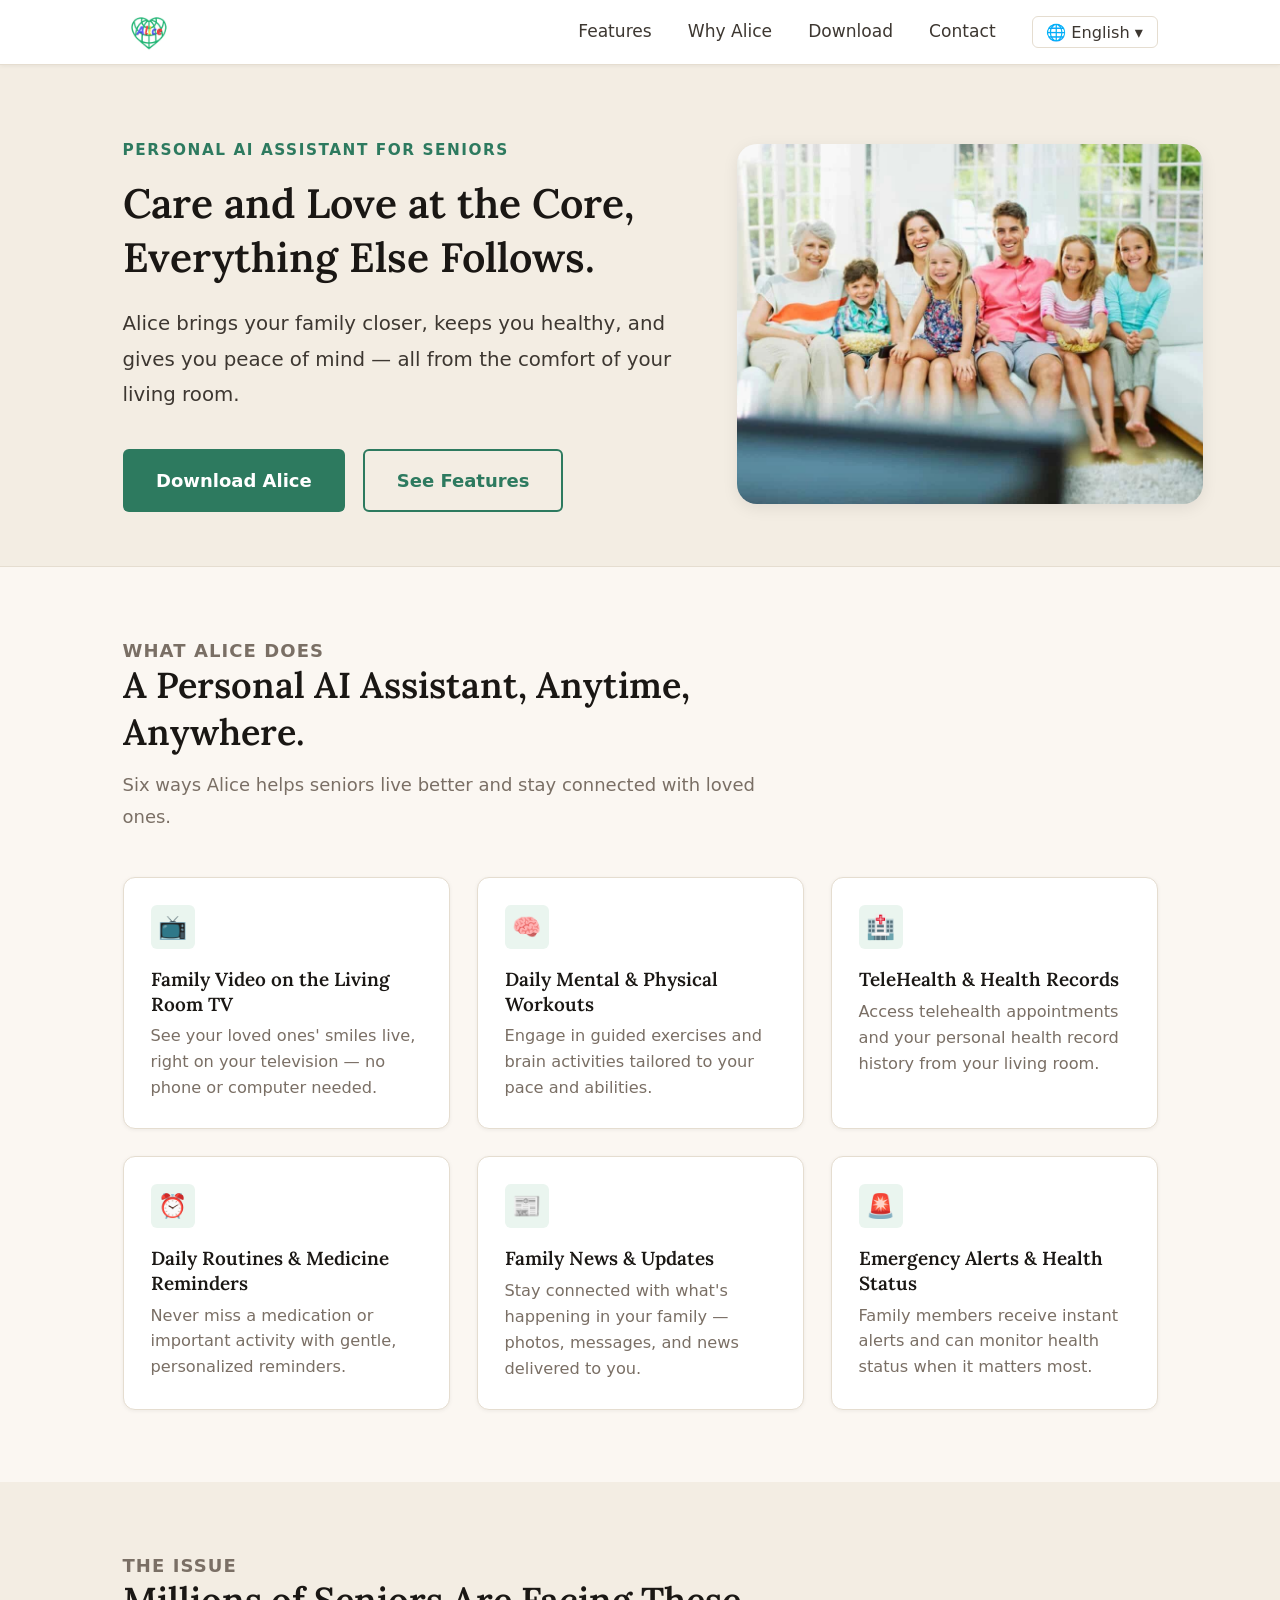
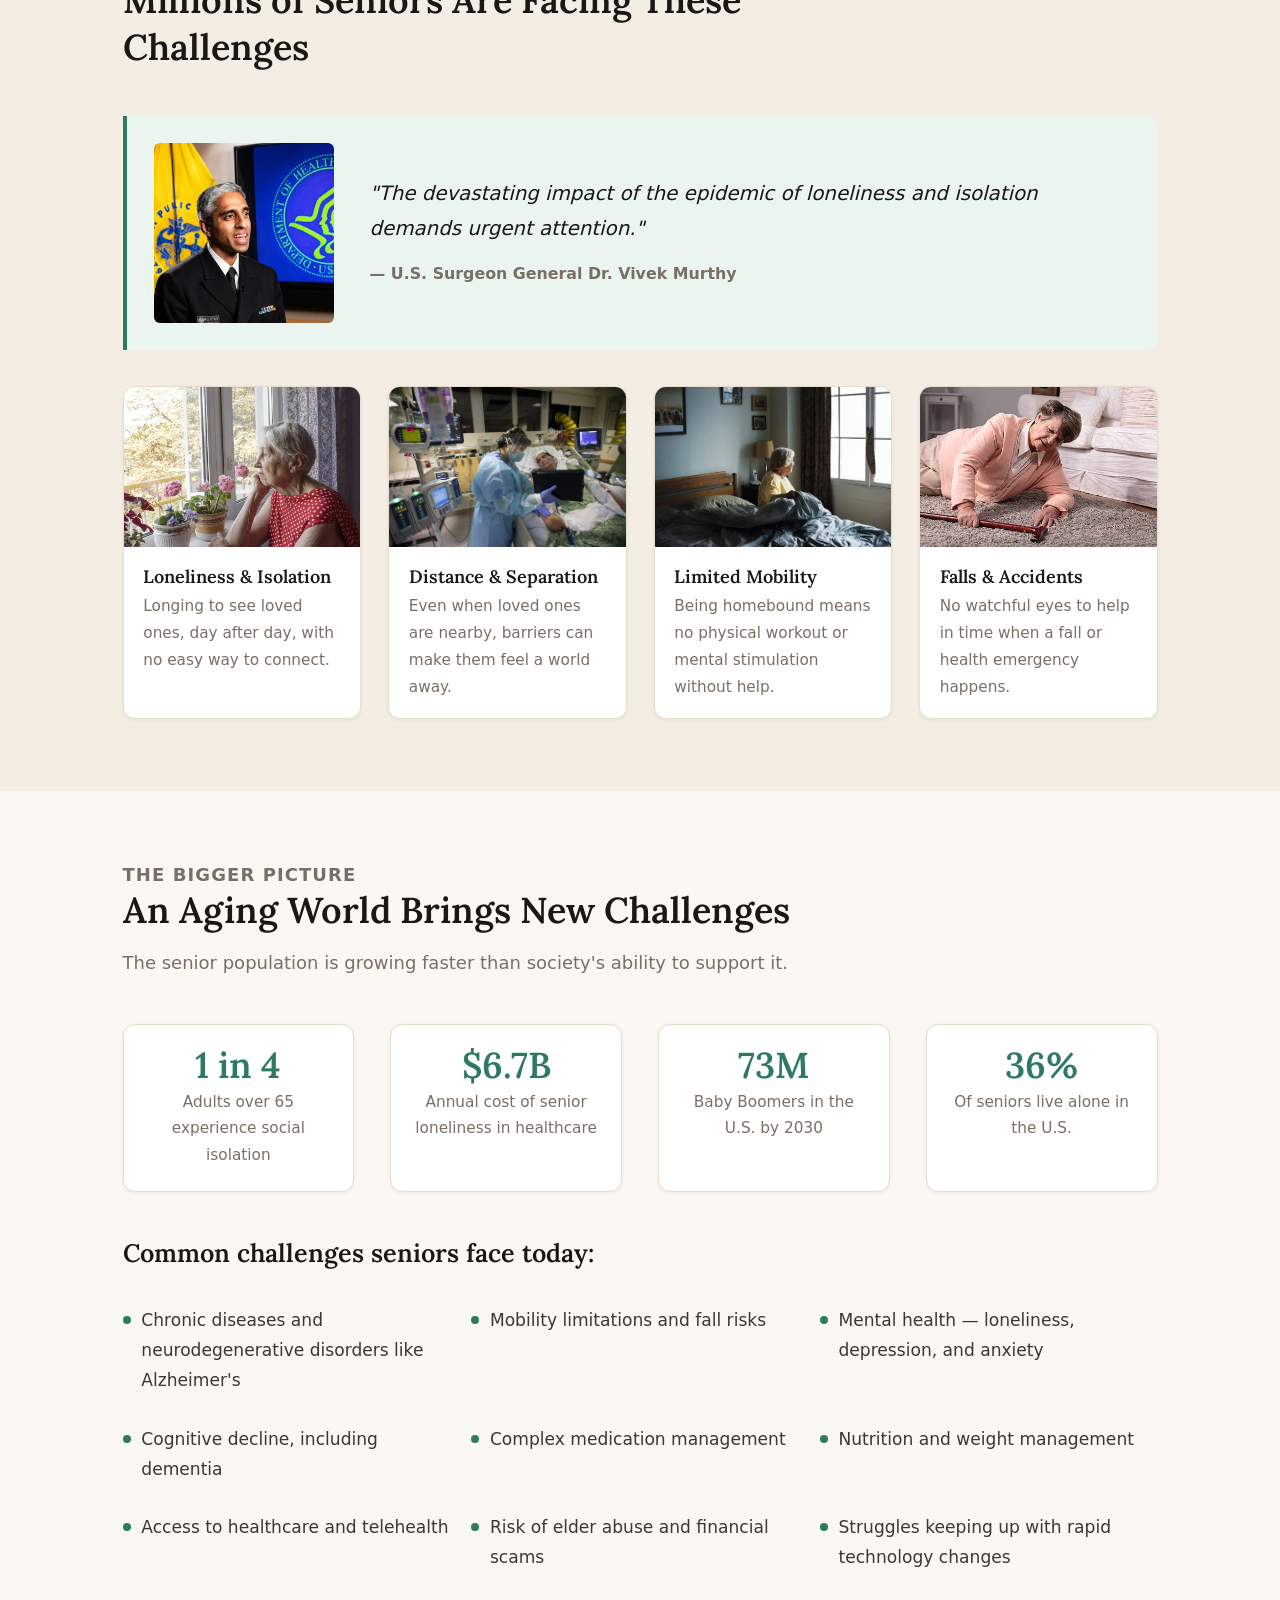
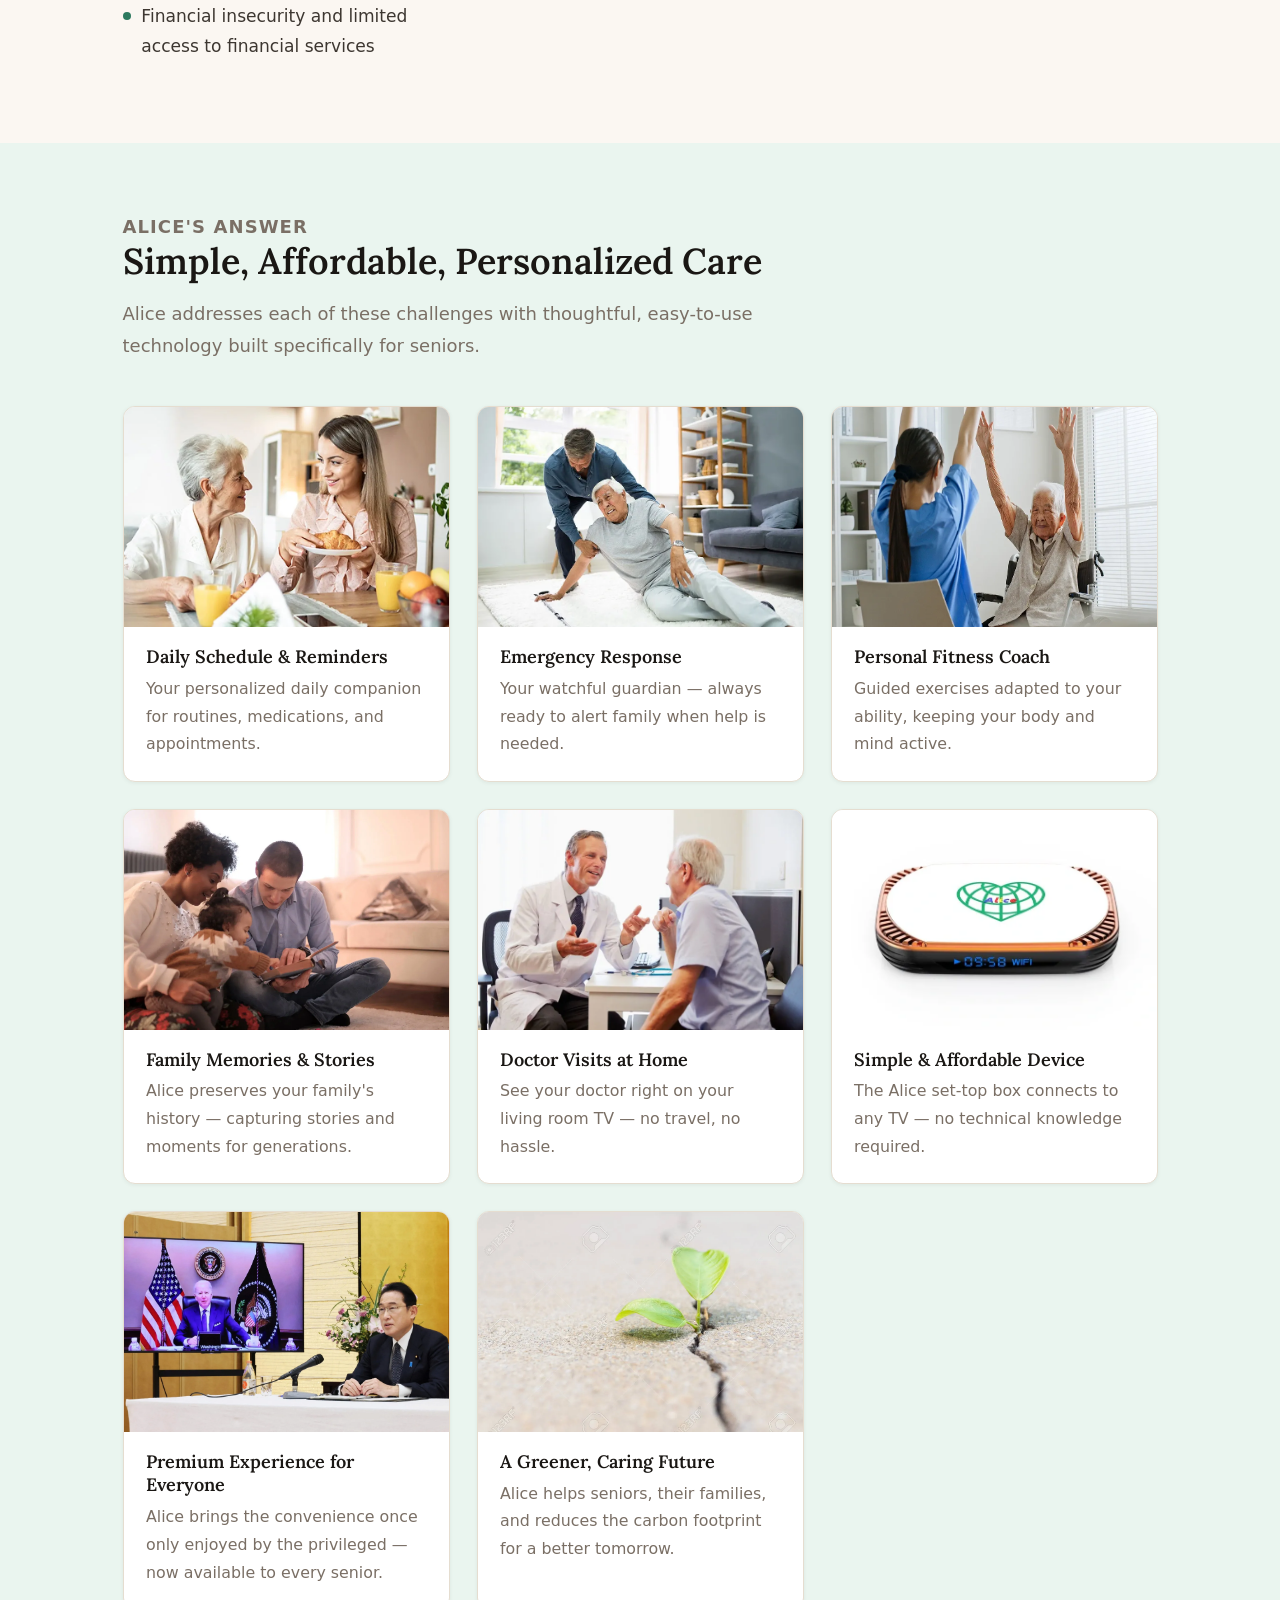
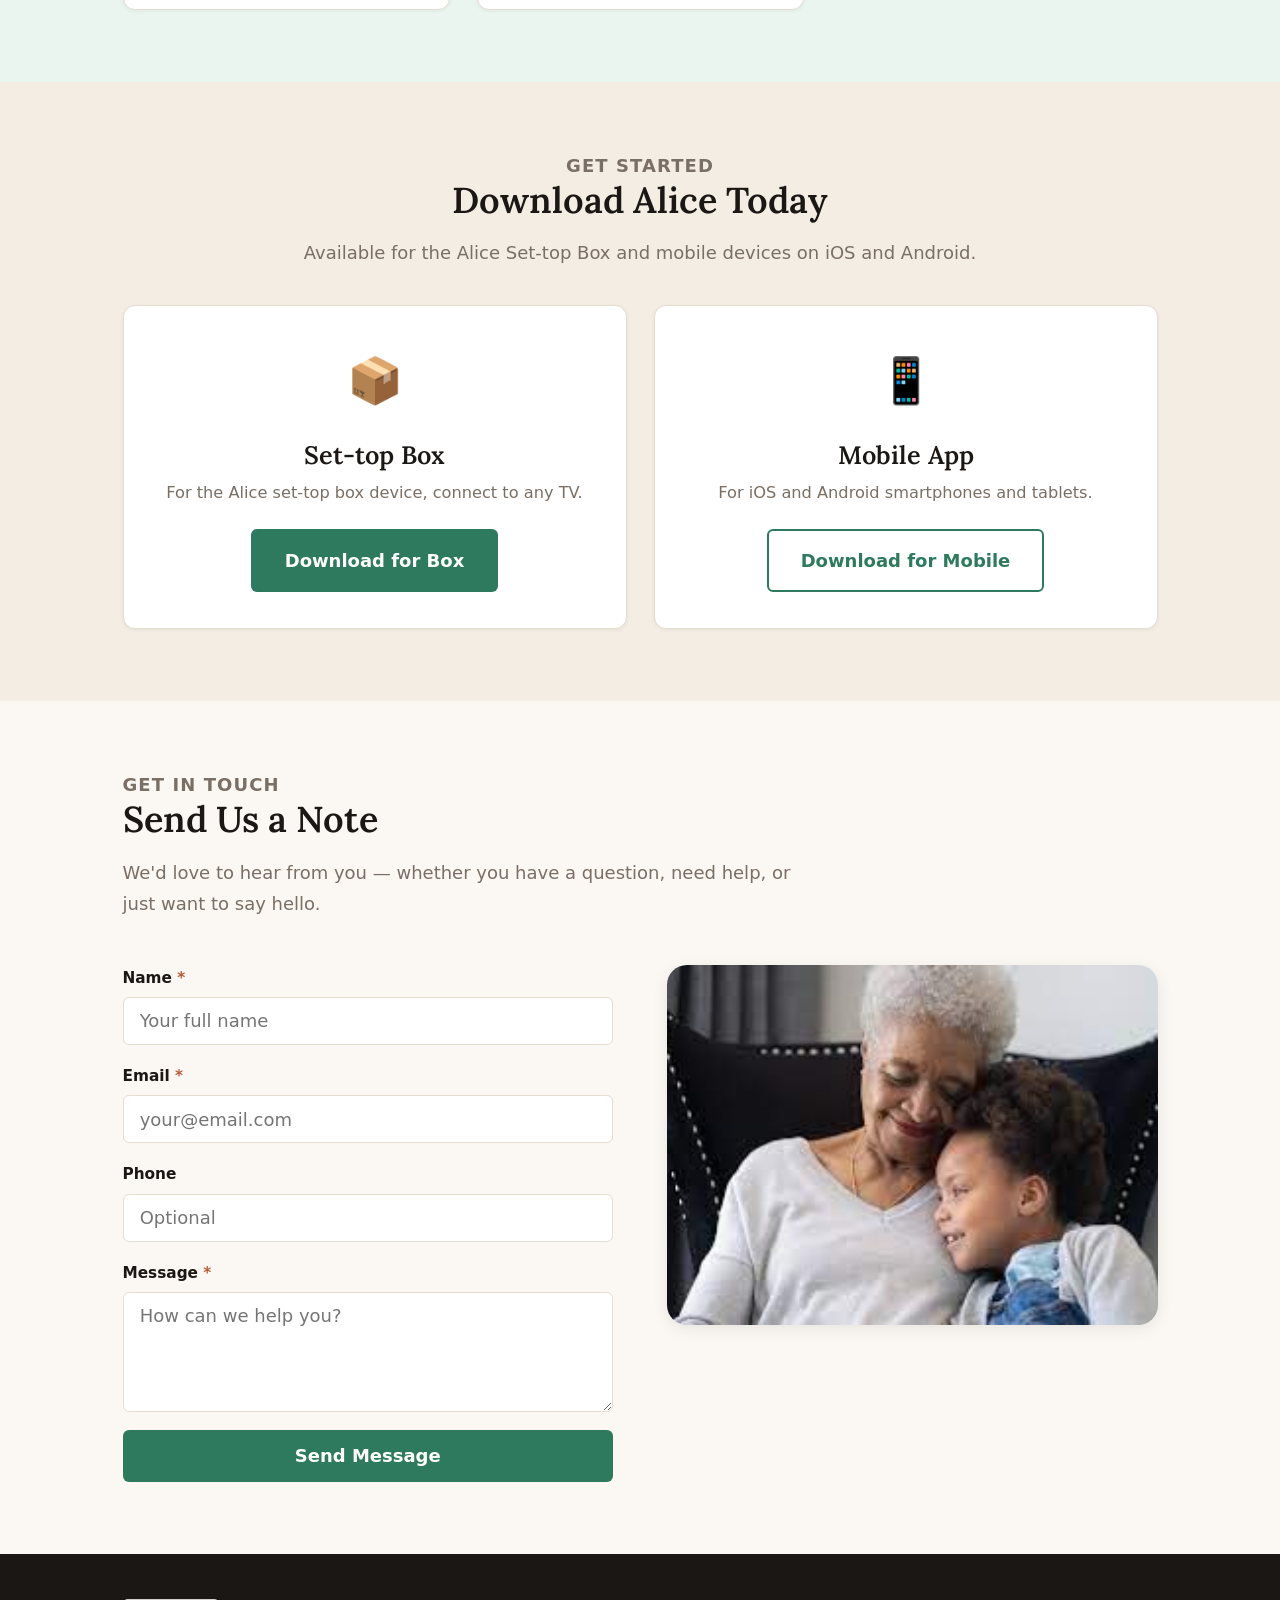
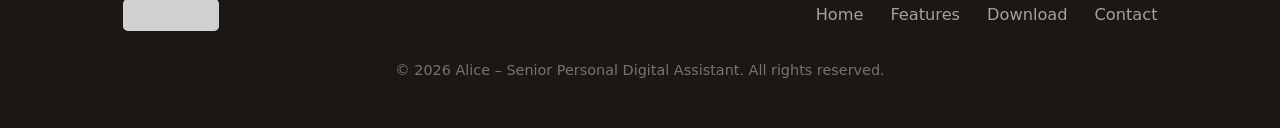
<file: index.html>
<!DOCTYPE html>
<html lang="en">
<head>
  <meta charset="UTF-8">
  <meta http-equiv="refresh" content="0; url=en/index.html">
  <title>Alice – Redirecting...</title>
  <script>window.location.href = 'en/index.html';</script>
</head>
<body>
  <p>Redirecting... <a href="en/index.html">Click here if not redirected.</a></p>
</body>
</html>
</file>
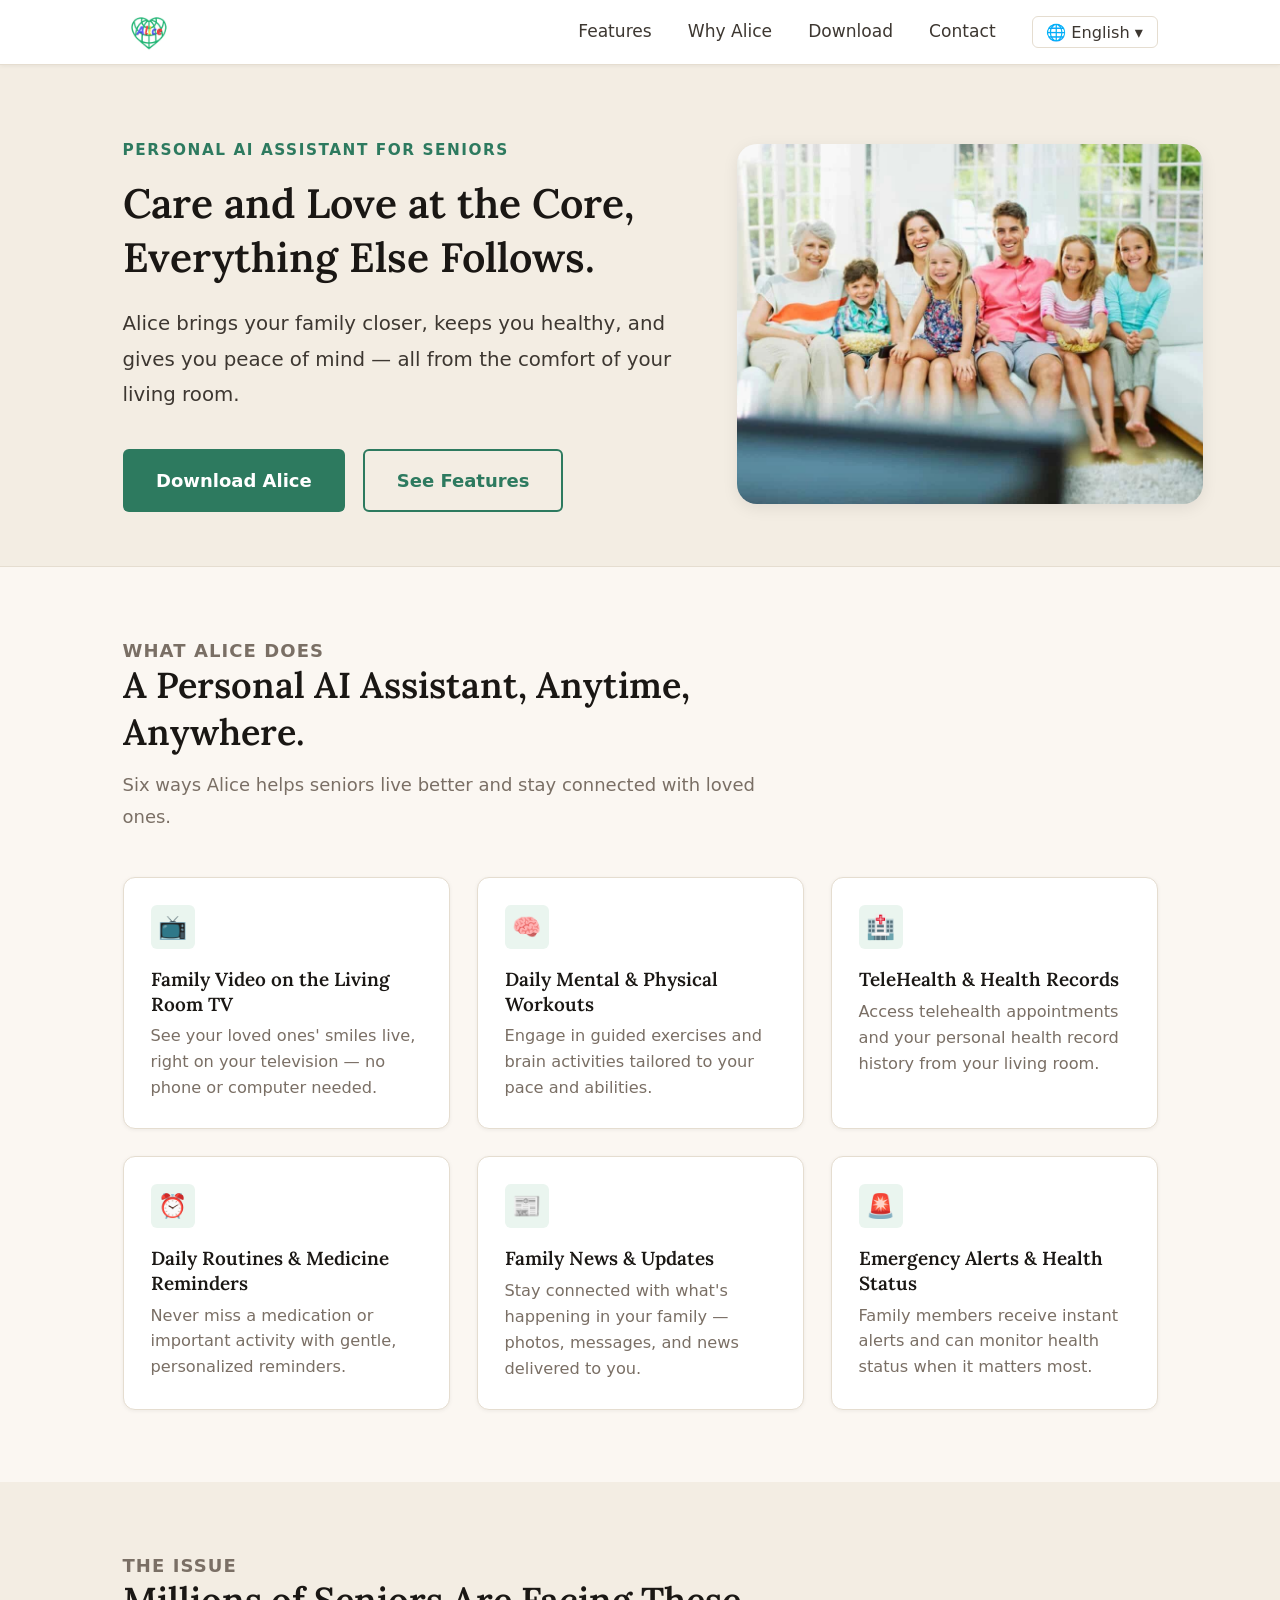
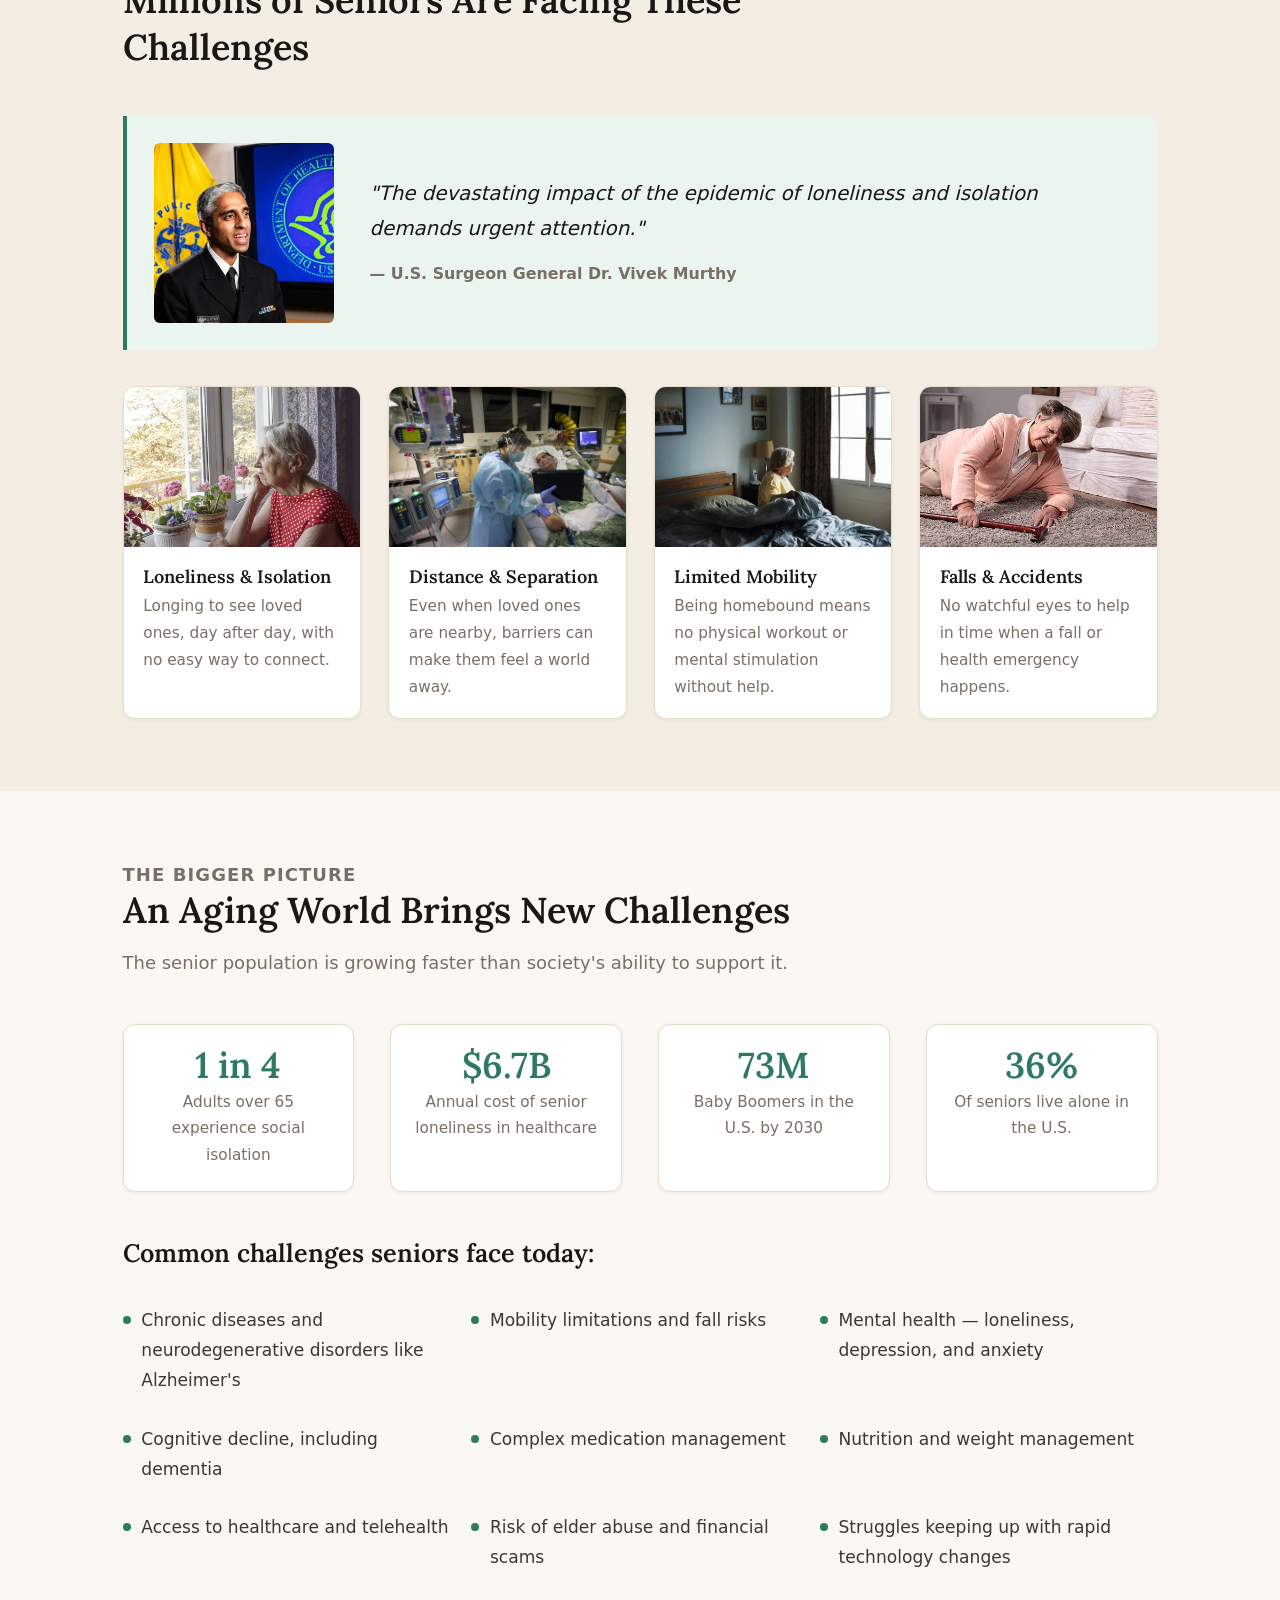
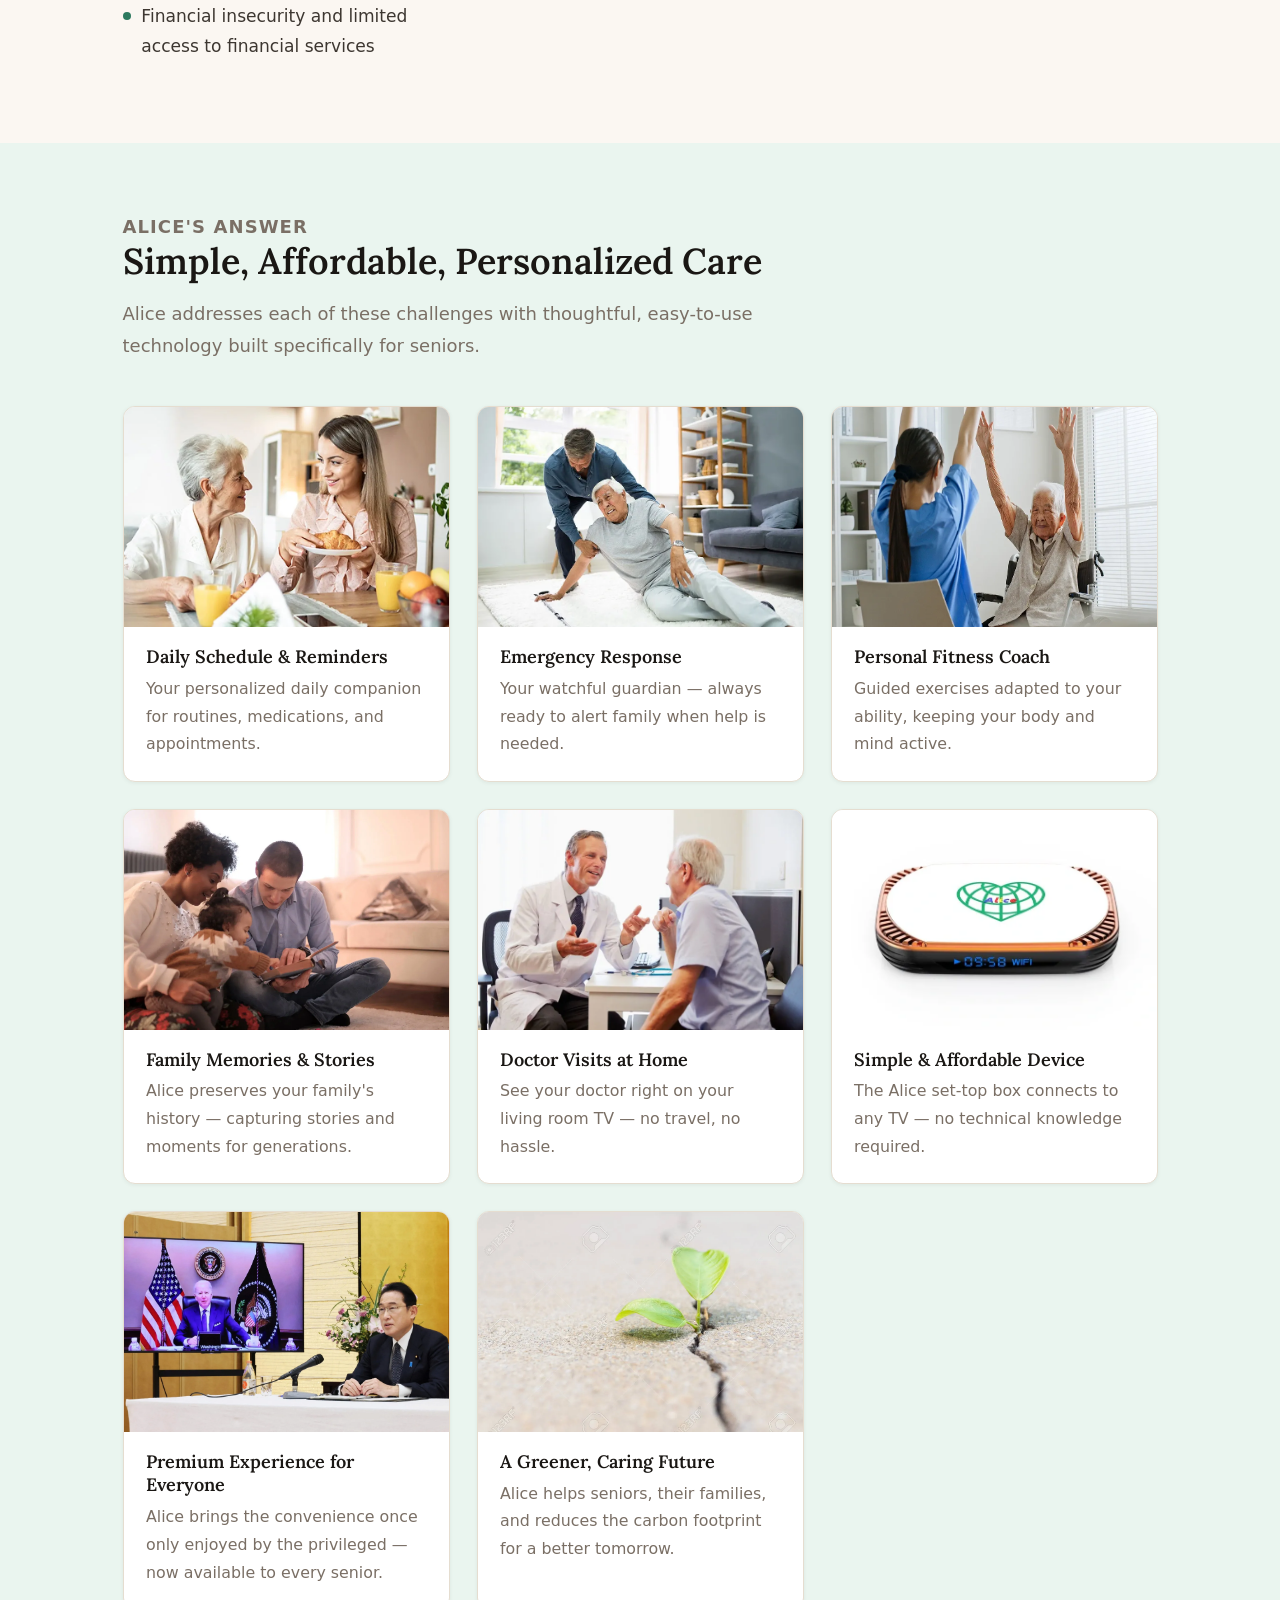
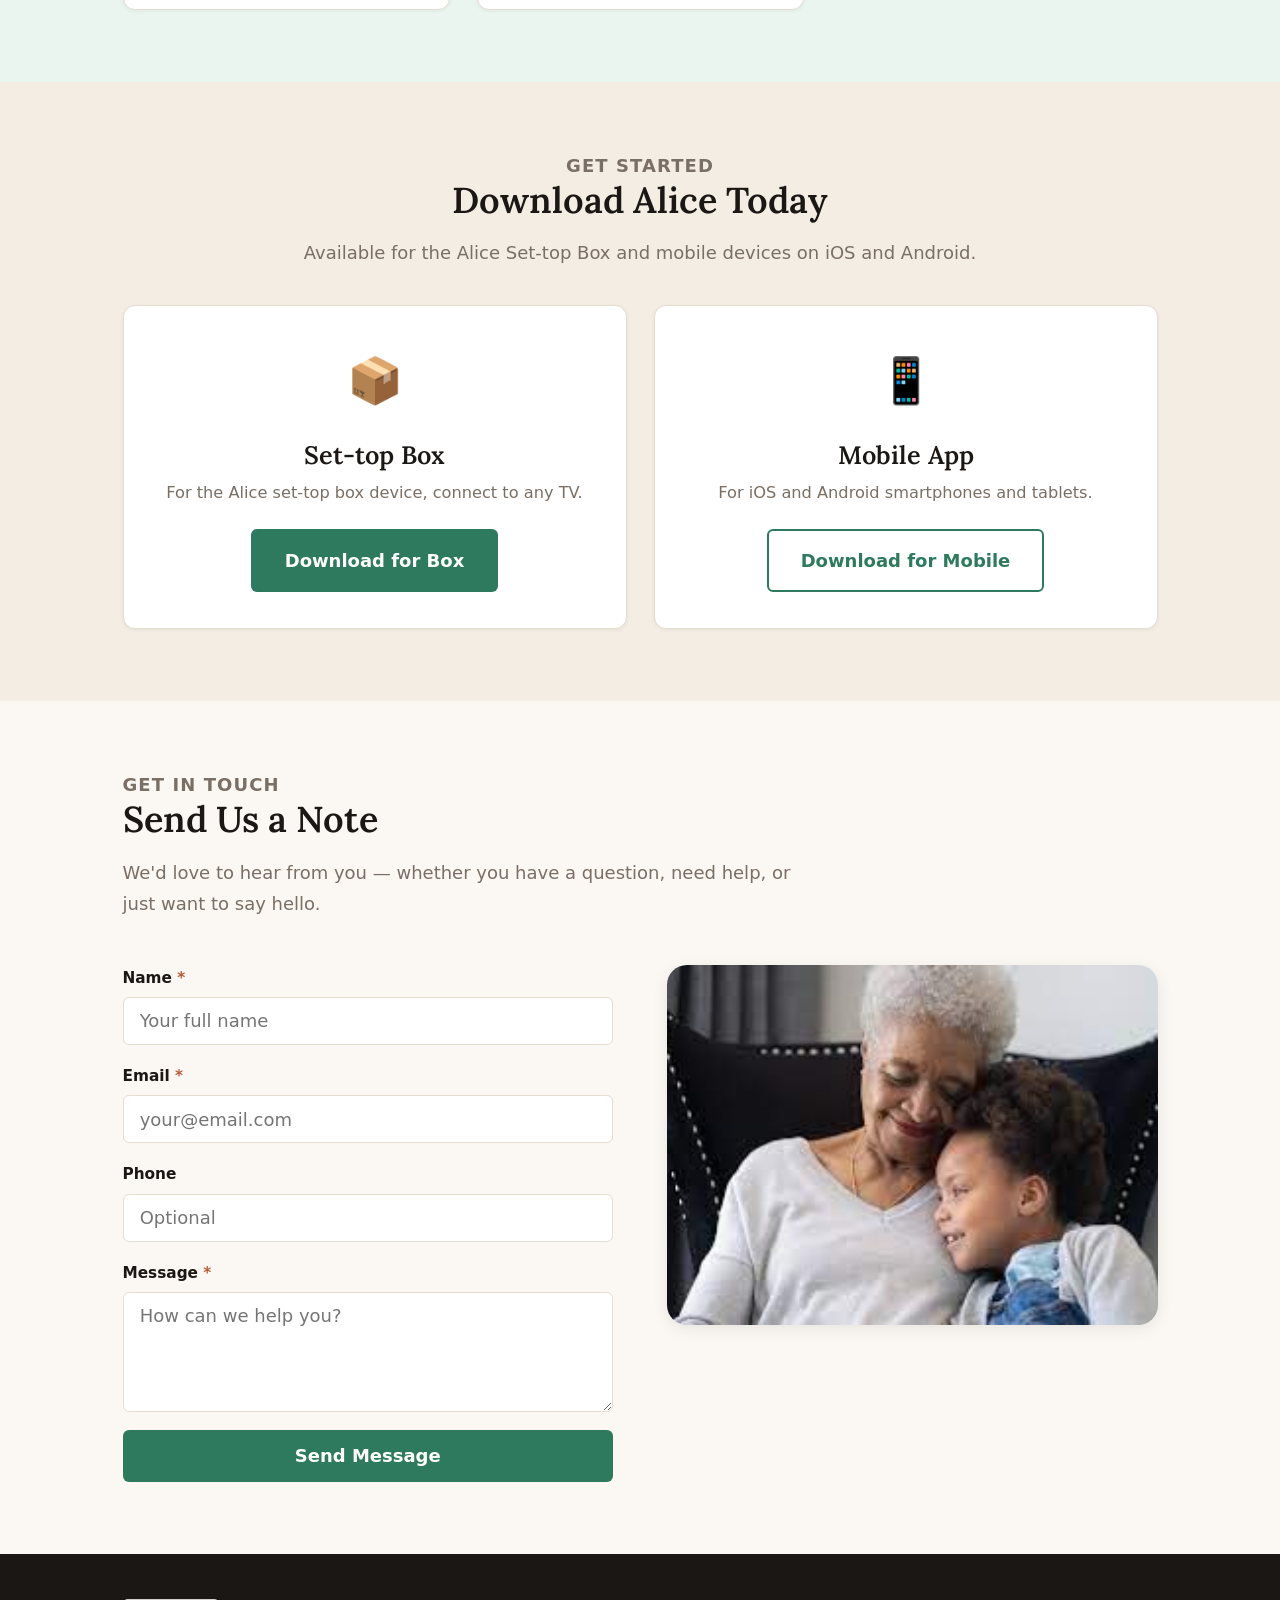
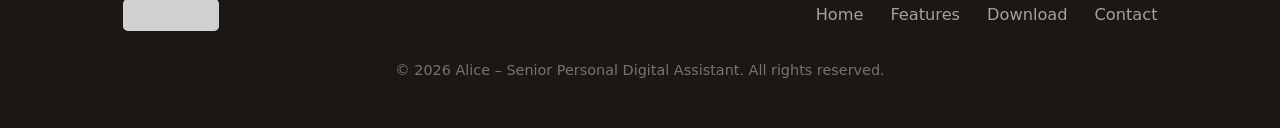
<file: en/index.html>
<!DOCTYPE html>
<html lang="en">
<head>
  <meta charset="UTF-8">
  <meta name="viewport" content="width=device-width, initial-scale=1.0">
  <meta name="description" content="Alice is a personal AI assistant for seniors — connecting family, managing health, and bringing care to every living room.">
  <title>Alice – Care and Love at the Core</title>
  <link rel="stylesheet" href="../css/style.css">
</head>
<body>

<!-- ===== NAVIGATION ===== -->
<nav class="nav">
  <div class="container nav__inner">
    <a href="index.html" class="nav__logo">
      <img src="../assets/images/alice-logo-color.webp" alt="Alice logo">
      <span class="nav__logo-text">Alice</span>
    </a>

    <button class="nav__hamburger" aria-label="Open menu">
      <span></span><span></span><span></span>
    </button>

    <div class="nav__links">
      <a href="#features">Features</a>
      <a href="#why">Why Alice</a>
      <a href="download.html">Download</a>
      <a href="#contact">Contact</a>

      <div class="lang-switcher">
        <button class="lang-switcher__btn">🌐 English ▾</button>
        <div class="lang-switcher__dropdown">
          <a href="../en/index.html" class="current">English</a>
          <a href="../zh/index.html">中文</a>
          <a href="../ja/index.html">日本語</a>
        </div>
      </div>
    </div>
  </div>
</nav>

<!-- ===== HERO ===== -->
<section class="hero" id="home">
  <div class="container hero__inner">
    <div class="hero__content">
      <p class="hero__tagline">Personal AI Assistant for Seniors</p>
      <h1 class="hero__title">Care and Love at the Core,<br>Everything Else Follows.</h1>
      <p class="hero__subtitle">
        Alice brings your family closer, keeps you healthy, and gives you peace of mind —
        all from the comfort of your living room.
      </p>
      <div class="hero__ctas">
        <a href="download.html" class="btn btn--primary">Download Alice</a>
        <a href="#features" class="btn btn--outline">See Features</a>
      </div>
    </div>
    <div class="hero__image">
      <img src="../assets/images/senior-tv.jpeg"
           alt="Family watching TV together with Alice">
    </div>
  </div>
</section>

<!-- ===== FEATURES ===== -->
<section class="section" id="features">
  <div class="container">
    <div class="section-header">
      <h4>What Alice Does</h4>
      <h2>A Personal AI Assistant, Anytime, Anywhere.</h2>
      <p>Six ways Alice helps seniors live better and stay connected with loved ones.</p>
    </div>

    <div class="features-list">
      <div class="feature-card">
        <div class="feature-card__icon">📺</div>
        <h3>Family Video on the Living Room TV</h3>
        <p>See your loved ones' smiles live, right on your television — no phone or computer needed.</p>
      </div>
      <div class="feature-card">
        <div class="feature-card__icon">🧠</div>
        <h3>Daily Mental & Physical Workouts</h3>
        <p>Engage in guided exercises and brain activities tailored to your pace and abilities.</p>
      </div>
      <div class="feature-card">
        <div class="feature-card__icon">🏥</div>
        <h3>TeleHealth & Health Records</h3>
        <p>Access telehealth appointments and your personal health record history from your living room.</p>
      </div>
      <div class="feature-card">
        <div class="feature-card__icon">⏰</div>
        <h3>Daily Routines & Medicine Reminders</h3>
        <p>Never miss a medication or important activity with gentle, personalized reminders.</p>
      </div>
      <div class="feature-card">
        <div class="feature-card__icon">📰</div>
        <h3>Family News & Updates</h3>
        <p>Stay connected with what's happening in your family — photos, messages, and news delivered to you.</p>
      </div>
      <div class="feature-card">
        <div class="feature-card__icon">🚨</div>
        <h3>Emergency Alerts & Health Status</h3>
        <p>Family members receive instant alerts and can monitor health status when it matters most.</p>
      </div>
    </div>
  </div>
</section>

<!-- ===== PROBLEM ===== -->
<section class="section section--alt" id="why">
  <div class="container">
    <div class="section-header">
      <h4>The Issue</h4>
      <h2>Millions of Seniors Are Facing These Challenges</h2>
    </div>

    <div class="surgeon-callout">
      <img src="../assets/images/surgeon-general.webp" alt="U.S. Surgeon General Dr. Vivek Murthy">
      <blockquote>
        <p>"The devastating impact of the epidemic of loneliness and isolation demands urgent attention."</p>
        <cite>— U.S. Surgeon General Dr. Vivek Murthy</cite>
      </blockquote>
    </div>

    <div class="problem-grid">
      <div class="problem-card">
        <img src="../assets/images/lonely-isolation.jpg"
             alt="Senior experiencing loneliness">
        <div class="problem-card__body">
          <h3>Loneliness &amp; Isolation</h3>
          <p>Longing to see loved ones, day after day, with no easy way to connect.</p>
        </div>
      </div>
      <div class="problem-card">
        <img src="../assets/images/pandemic-separation.jpg"
             alt="Separation during pandemic">
        <div class="problem-card__body">
          <h3>Distance &amp; Separation</h3>
          <p>Even when loved ones are nearby, barriers can make them feel a world away.</p>
        </div>
      </div>
      <div class="problem-card">
        <img src="../assets/images/sick-bedridden.jpg"
             alt="Senior with limited mobility">
        <div class="problem-card__body">
          <h3>Limited Mobility</h3>
          <p>Being homebound means no physical workout or mental stimulation without help.</p>
        </div>
      </div>
      <div class="problem-card">
        <img src="../assets/images/falls-accidents.jpg"
             alt="Risk of falls and accidents">
        <div class="problem-card__body">
          <h3>Falls &amp; Accidents</h3>
          <p>No watchful eyes to help in time when a fall or health emergency happens.</p>
        </div>
      </div>
    </div>
  </div>
</section>

<!-- ===== AGING WORLD ===== -->
<section class="section">
  <div class="container">
    <div class="section-header">
      <h4>The Bigger Picture</h4>
      <h2>An Aging World Brings New Challenges</h2>
      <p>The senior population is growing faster than society's ability to support it.</p>
    </div>

    <div class="stat-strip">
      <div class="stat-item">
        <div class="stat-item__number">1 in 4</div>
        <div class="stat-item__label">Adults over 65 experience social isolation</div>
      </div>
      <div class="stat-item">
        <div class="stat-item__number">$6.7B</div>
        <div class="stat-item__label">Annual cost of senior loneliness in healthcare</div>
      </div>
      <div class="stat-item">
        <div class="stat-item__number">73M</div>
        <div class="stat-item__label">Baby Boomers in the U.S. by 2030</div>
      </div>
      <div class="stat-item">
        <div class="stat-item__number">36%</div>
        <div class="stat-item__label">Of seniors live alone in the U.S.</div>
      </div>
    </div>

    <div style="margin-top: 2.5rem;">
      <h3 style="margin-bottom: 1rem;">Common challenges seniors face today:</h3>
      <ul class="challenges-list">
        <li>Chronic diseases and neurodegenerative disorders like Alzheimer's</li>
        <li>Mobility limitations and fall risks</li>
        <li>Mental health — loneliness, depression, and anxiety</li>
        <li>Cognitive decline, including dementia</li>
        <li>Complex medication management</li>
        <li>Nutrition and weight management</li>
        <li>Access to healthcare and telehealth</li>
        <li>Risk of elder abuse and financial scams</li>
        <li>Struggles keeping up with rapid technology changes</li>
        <li>Financial insecurity and limited access to financial services</li>
      </ul>
    </div>
  </div>
</section>

<!-- ===== SOLUTION ===== -->
<section class="section section--accent" id="solutions">
  <div class="container">
    <div class="section-header">
      <h4>Alice's Answer</h4>
      <h2>Simple, Affordable, Personalized Care</h2>
      <p>Alice addresses each of these challenges with thoughtful, easy-to-use technology built specifically for seniors.</p>
    </div>

    <div class="solution-grid">
      <div class="solution-item">
        <img src="../assets/images/caregiver-daily-routine.webp"
             alt="Daily schedule">
        <div class="solution-item__text">
          <h3>Daily Schedule &amp; Reminders</h3>
          <p>Your personalized daily companion for routines, medications, and appointments.</p>
        </div>
      </div>
      <div class="solution-item">
        <img src="../assets/images/fall-helper.webp"
             alt="Emergency response">
        <div class="solution-item__text">
          <h3>Emergency Response</h3>
          <p>Your watchful guardian — always ready to alert family when help is needed.</p>
        </div>
      </div>
      <div class="solution-item">
        <img src="../assets/images/personal-trainer.webp"
             alt="Fitness coach">
        <div class="solution-item__text">
          <h3>Personal Fitness Coach</h3>
          <p>Guided exercises adapted to your ability, keeping your body and mind active.</p>
        </div>
      </div>
      <div class="solution-item">
        <img src="../assets/images/family-story-time.webp"
             alt="Family memories">
        <div class="solution-item__text">
          <h3>Family Memories &amp; Stories</h3>
          <p>Alice preserves your family's history — capturing stories and moments for generations.</p>
        </div>
      </div>
      <div class="solution-item">
        <img src="../assets/images/doctor-visit-tv.webp"
             alt="Telehealth">
        <div class="solution-item__text">
          <h3>Doctor Visits at Home</h3>
          <p>See your doctor right on your living room TV — no travel, no hassle.</p>
        </div>
      </div>
      <div class="solution-item">
        <img src="../assets/images/alice-box.webp"
             alt="Alice device">
        <div class="solution-item__text">
          <h3>Simple &amp; Affordable Device</h3>
          <p>The Alice set-top box connects to any TV — no technical knowledge required.</p>
        </div>
      </div>
      <div class="solution-item">
        <img src="../assets/images/president-tv.webp"
             alt="President video call on TV">
        <div class="solution-item__text">
          <h3>Premium Experience for Everyone</h3>
          <p>Alice brings the convenience once only enjoyed by the privileged — now available to every senior.</p>
        </div>
      </div>
      <div class="solution-item">
        <img src="../assets/images/hope.webp"
             alt="Hope and sustainability">
        <div class="solution-item__text">
          <h3>A Greener, Caring Future</h3>
          <p>Alice helps seniors, their families, and reduces the carbon footprint for a better tomorrow.</p>
        </div>
      </div>
    </div>
  </div>
</section>

<!-- ===== DOWNLOAD (preview, full page is download.html) ===== -->
<section class="section section--alt" id="download">
  <div class="container">
    <div class="section-header text-center" style="max-width: 100%; margin-bottom: 2rem;">
      <h4>Get Started</h4>
      <h2>Download Alice Today</h2>
      <p>Available for the Alice Set-top Box and mobile devices on iOS and Android.</p>
    </div>
    <div class="download-cards">
      <div class="download-card">
        <div class="download-card__icon">📦</div>
        <h3>Set-top Box</h3>
        <p>For the Alice set-top box device, connect to any TV.</p>
        <a href="download.html#box" class="btn btn--primary">Download for Box</a>
      </div>
      <div class="download-card">
        <div class="download-card__icon">📱</div>
        <h3>Mobile App</h3>
        <p>For iOS and Android smartphones and tablets.</p>
        <a href="download.html#mobile" class="btn btn--outline">Download for Mobile</a>
      </div>
    </div>
  </div>
</section>

<!-- ===== CONTACT ===== -->
<section class="section" id="contact">
  <div class="container">
    <div class="section-header">
      <h4>Get in Touch</h4>
      <h2>Send Us a Note</h2>
      <p>We'd love to hear from you — whether you have a question, need help, or just want to say hello.</p>
    </div>
    <div class="contact-inner">
      <form class="contact-form" onsubmit="handleContact(event)">
        <div class="form-group">
          <label for="name">Name <span style="color:var(--alert)">*</span></label>
          <input type="text" id="name" name="name" required placeholder="Your full name">
        </div>
        <div class="form-group">
          <label for="email">Email <span style="color:var(--alert)">*</span></label>
          <input type="email" id="email" name="email" required placeholder="your@email.com">
        </div>
        <div class="form-group">
          <label for="phone">Phone</label>
          <input type="tel" id="phone" name="phone" placeholder="Optional">
        </div>
        <div class="form-group">
          <label for="message">Message <span style="color:var(--alert)">*</span></label>
          <textarea id="message" name="message" required placeholder="How can we help you?"></textarea>
        </div>
        <button type="submit" class="btn btn--primary">Send Message</button>
        <p id="contact-success" style="display:none; color:var(--accent); font-weight:600;">
          ✓ Thank you! We'll be in touch soon.
        </p>
      </form>
      <div class="contact-image">
        <img src="../assets/images/senior-love.jpg"
             alt="Grandmother with grandchild">
      </div>
    </div>
  </div>
</section>

<!-- ===== FOOTER ===== -->
<footer class="footer">
  <div class="container footer__inner">
    <div class="footer__logo">
      <img src="../assets/images/alice-logo.svg" alt="Alice">
      <span class="footer__logo-text">Alice</span>
    </div>
    <nav class="footer__nav">
      <a href="index.html">Home</a>
      <a href="#features">Features</a>
      <a href="download.html">Download</a>
      <a href="#contact">Contact</a>
    </nav>
    <p class="footer__copy">© 2026 Alice – Senior Personal Digital Assistant. All rights reserved.</p>
  </div>
</footer>

<script src="../js/nav.js"></script>
<script>
function handleContact(e) {
  e.preventDefault();
  document.getElementById('contact-success').style.display = 'block';
  e.target.reset();
}
</script>
</body>
</html>
</file>
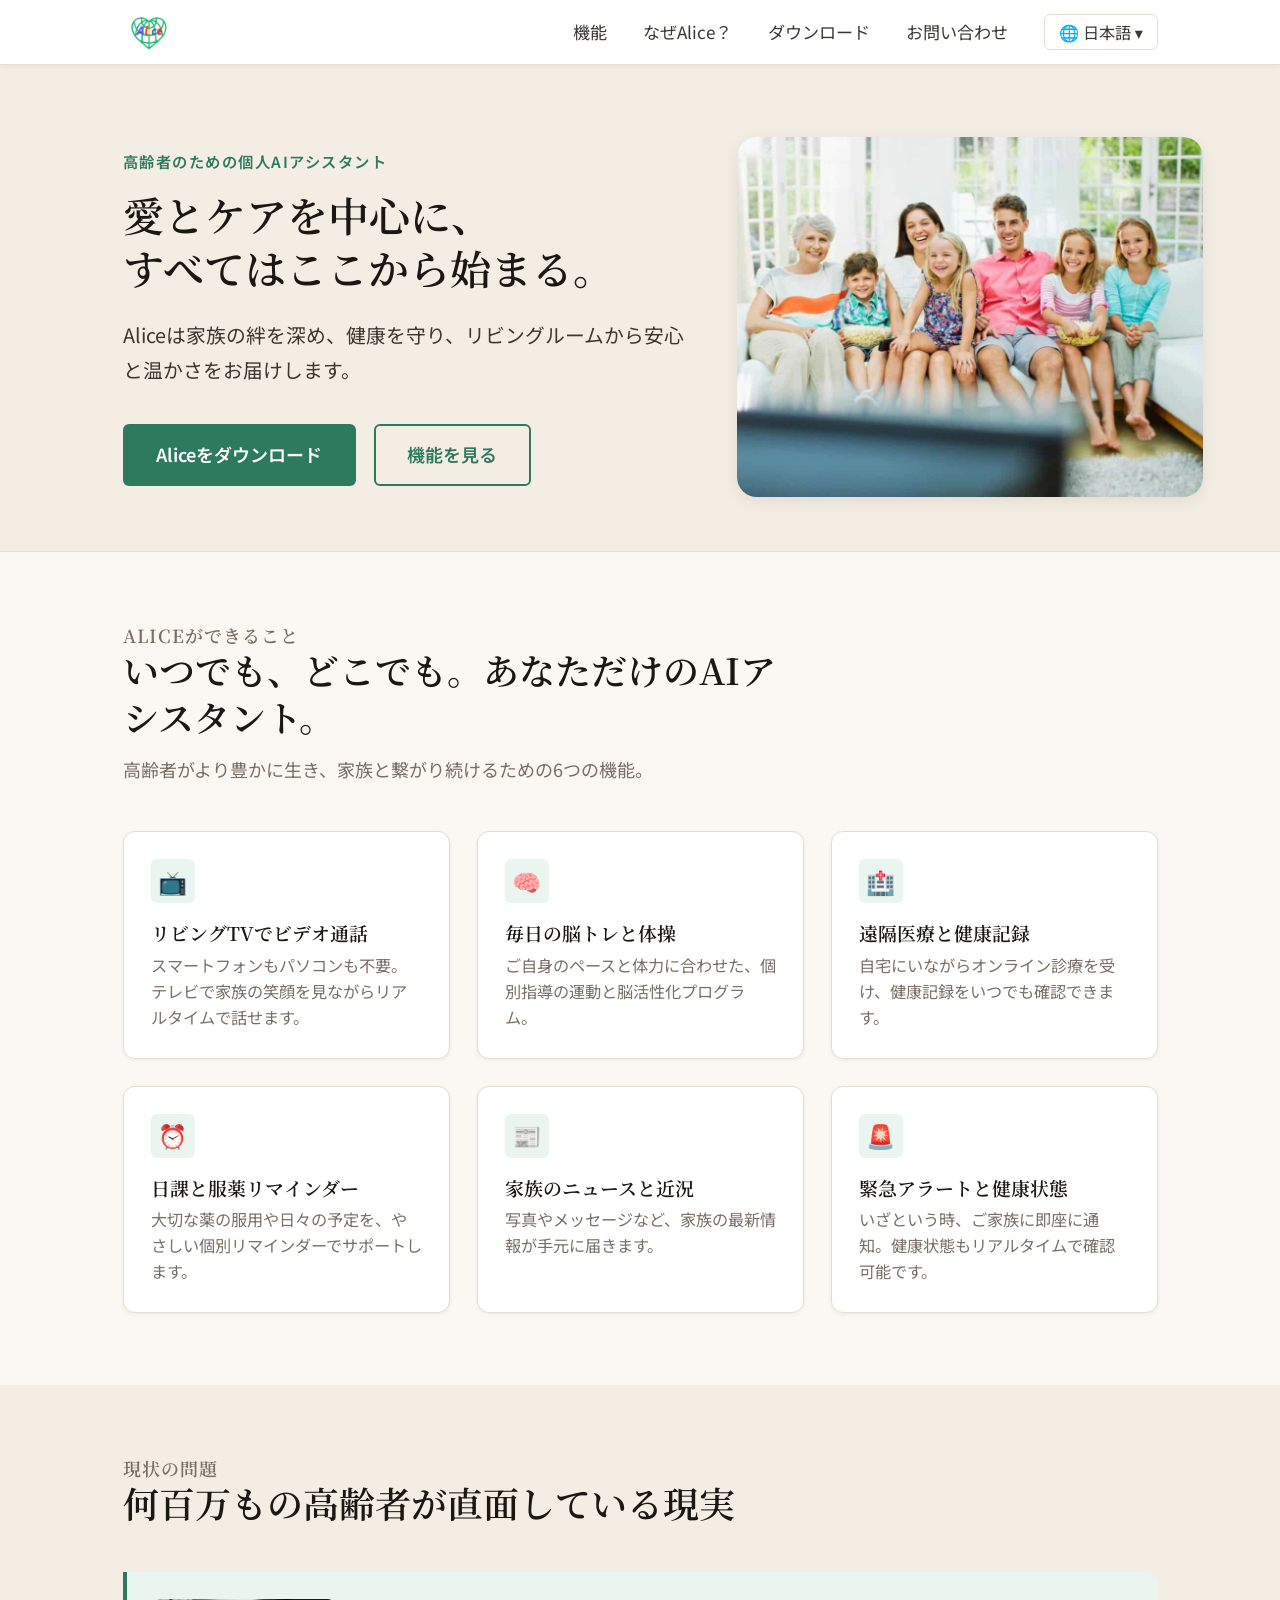
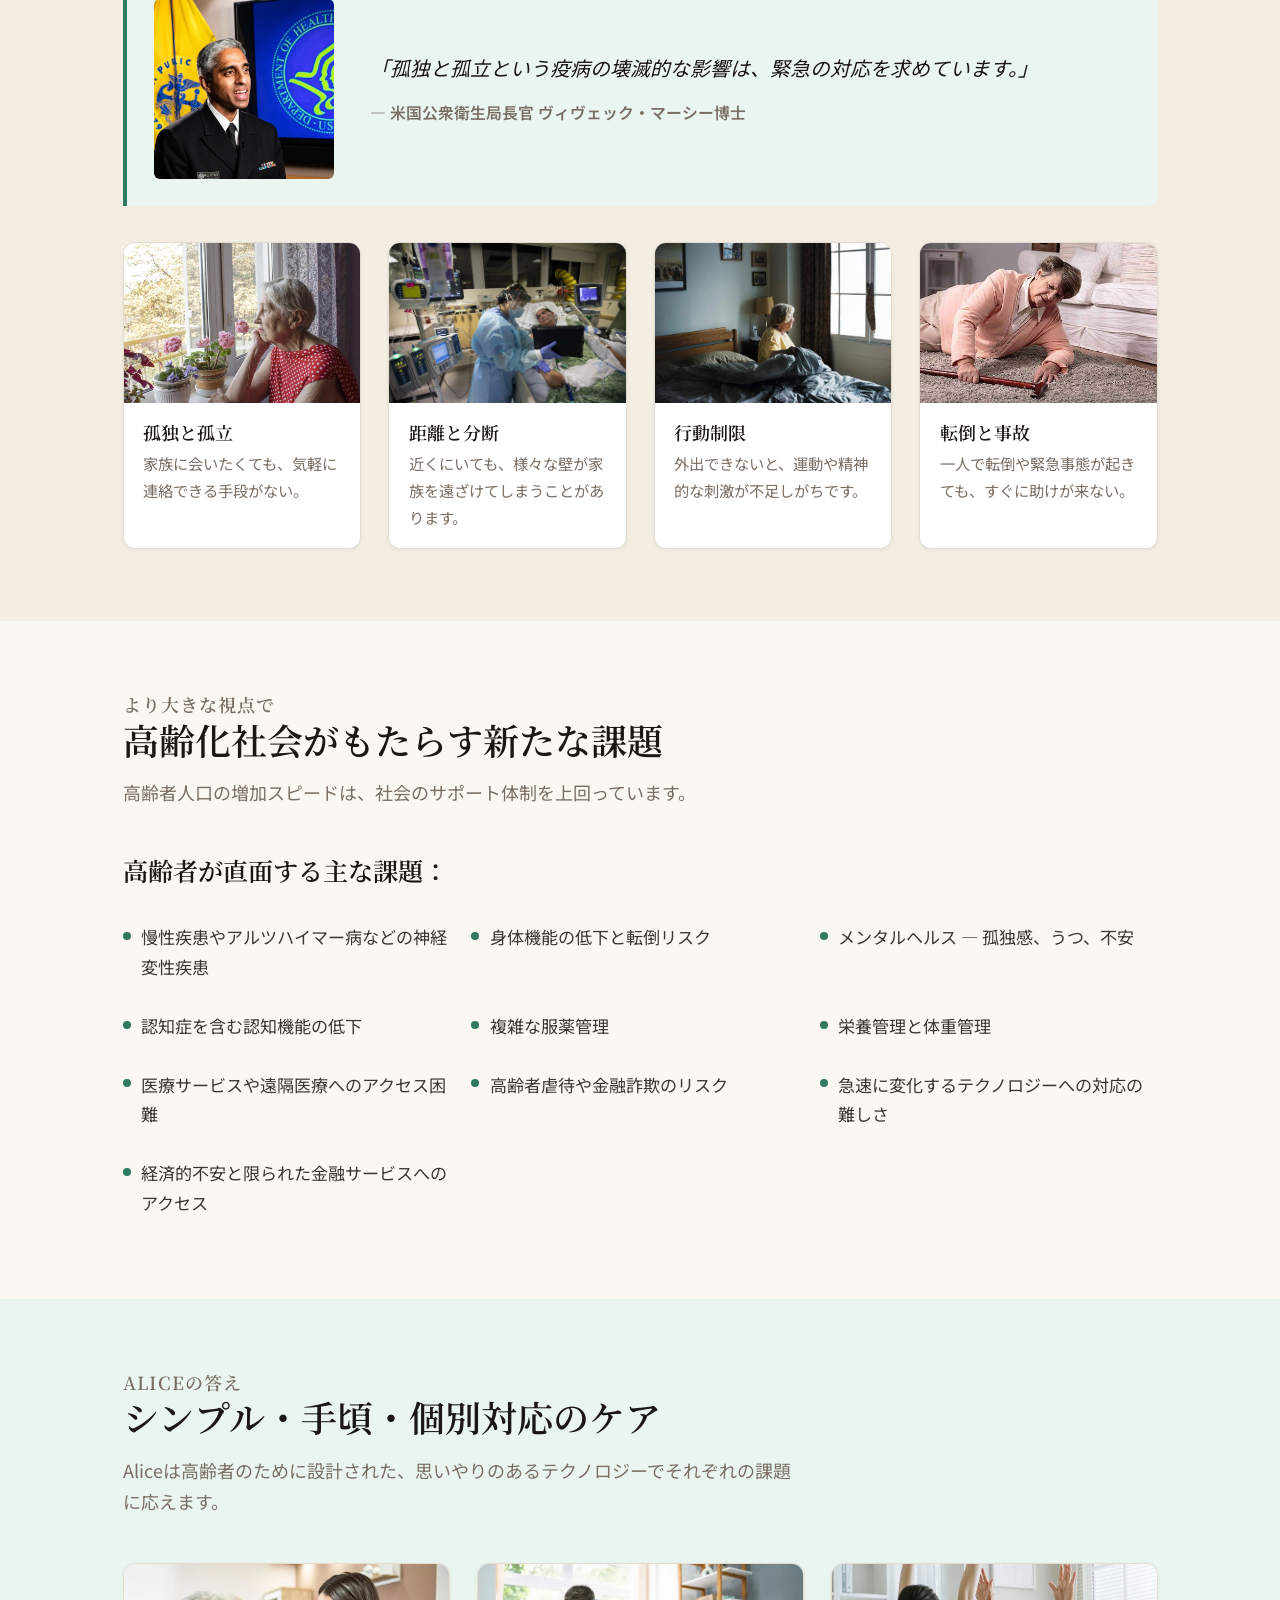
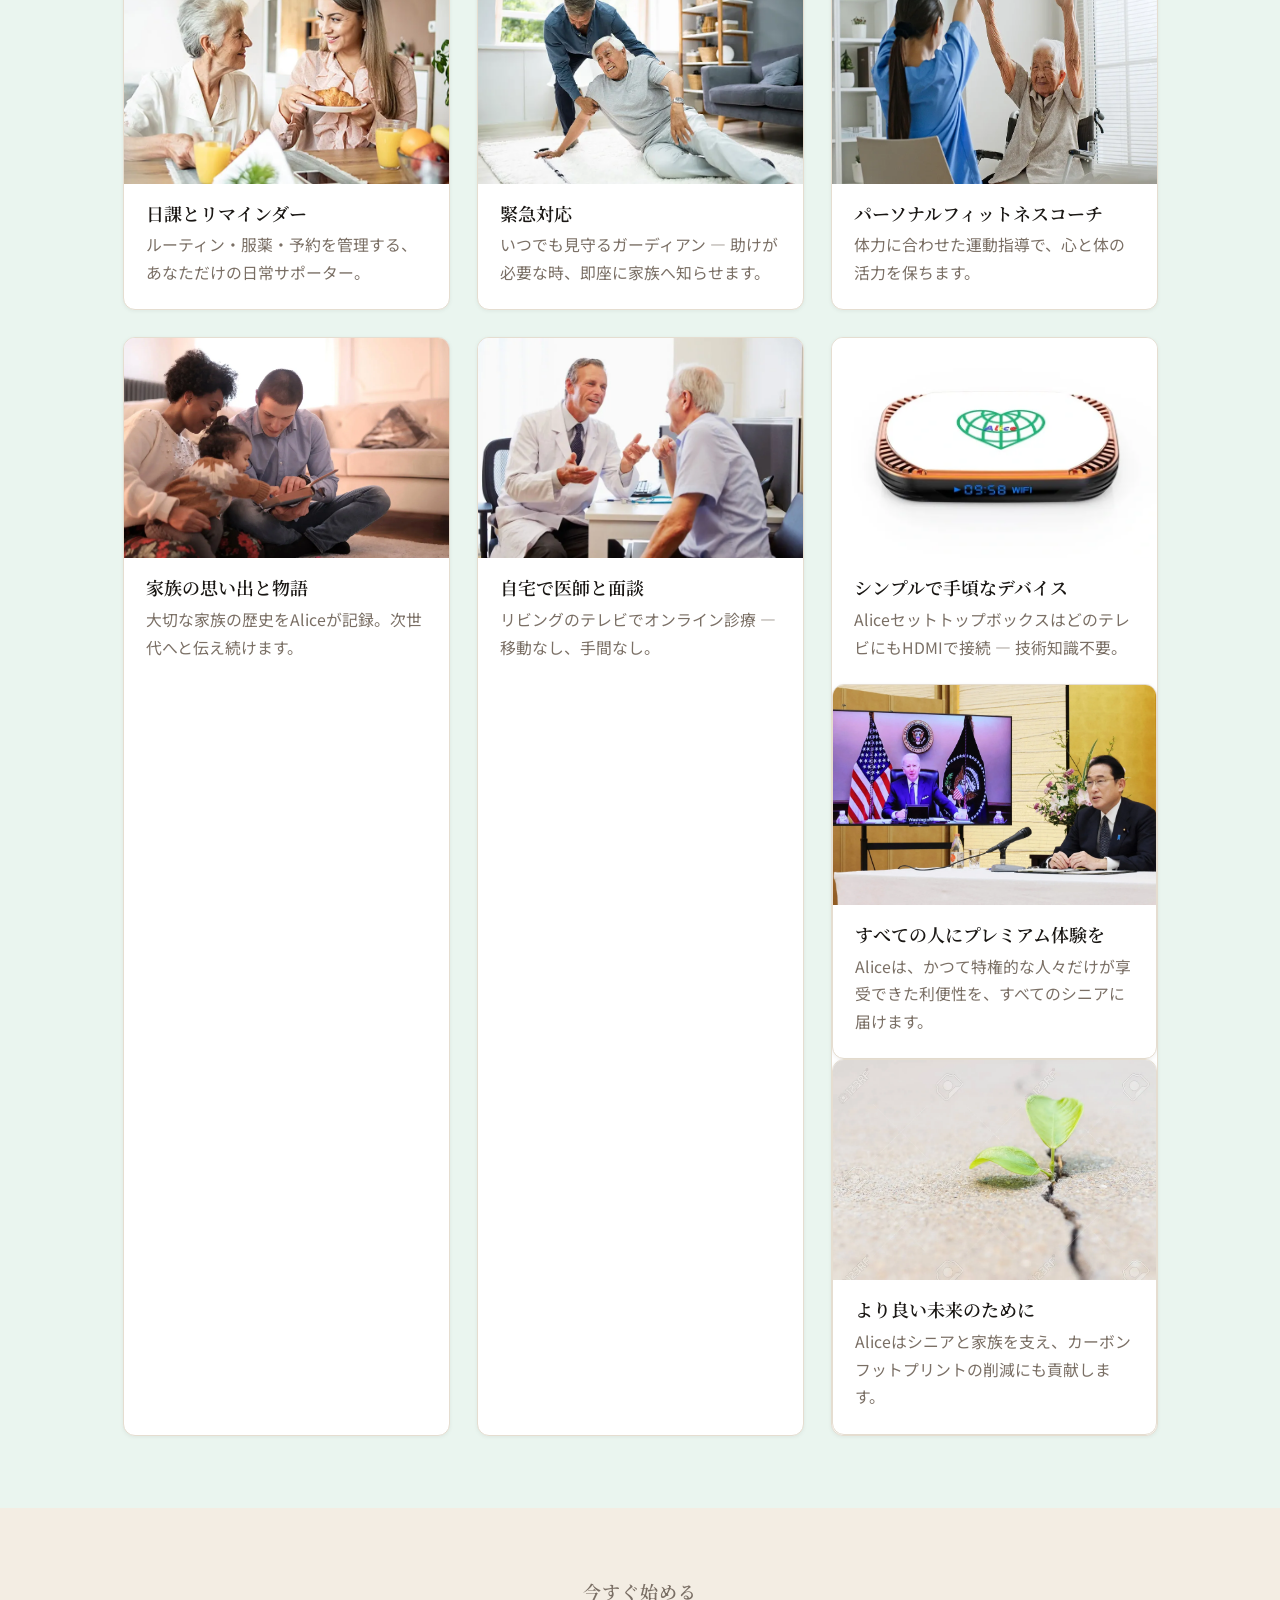
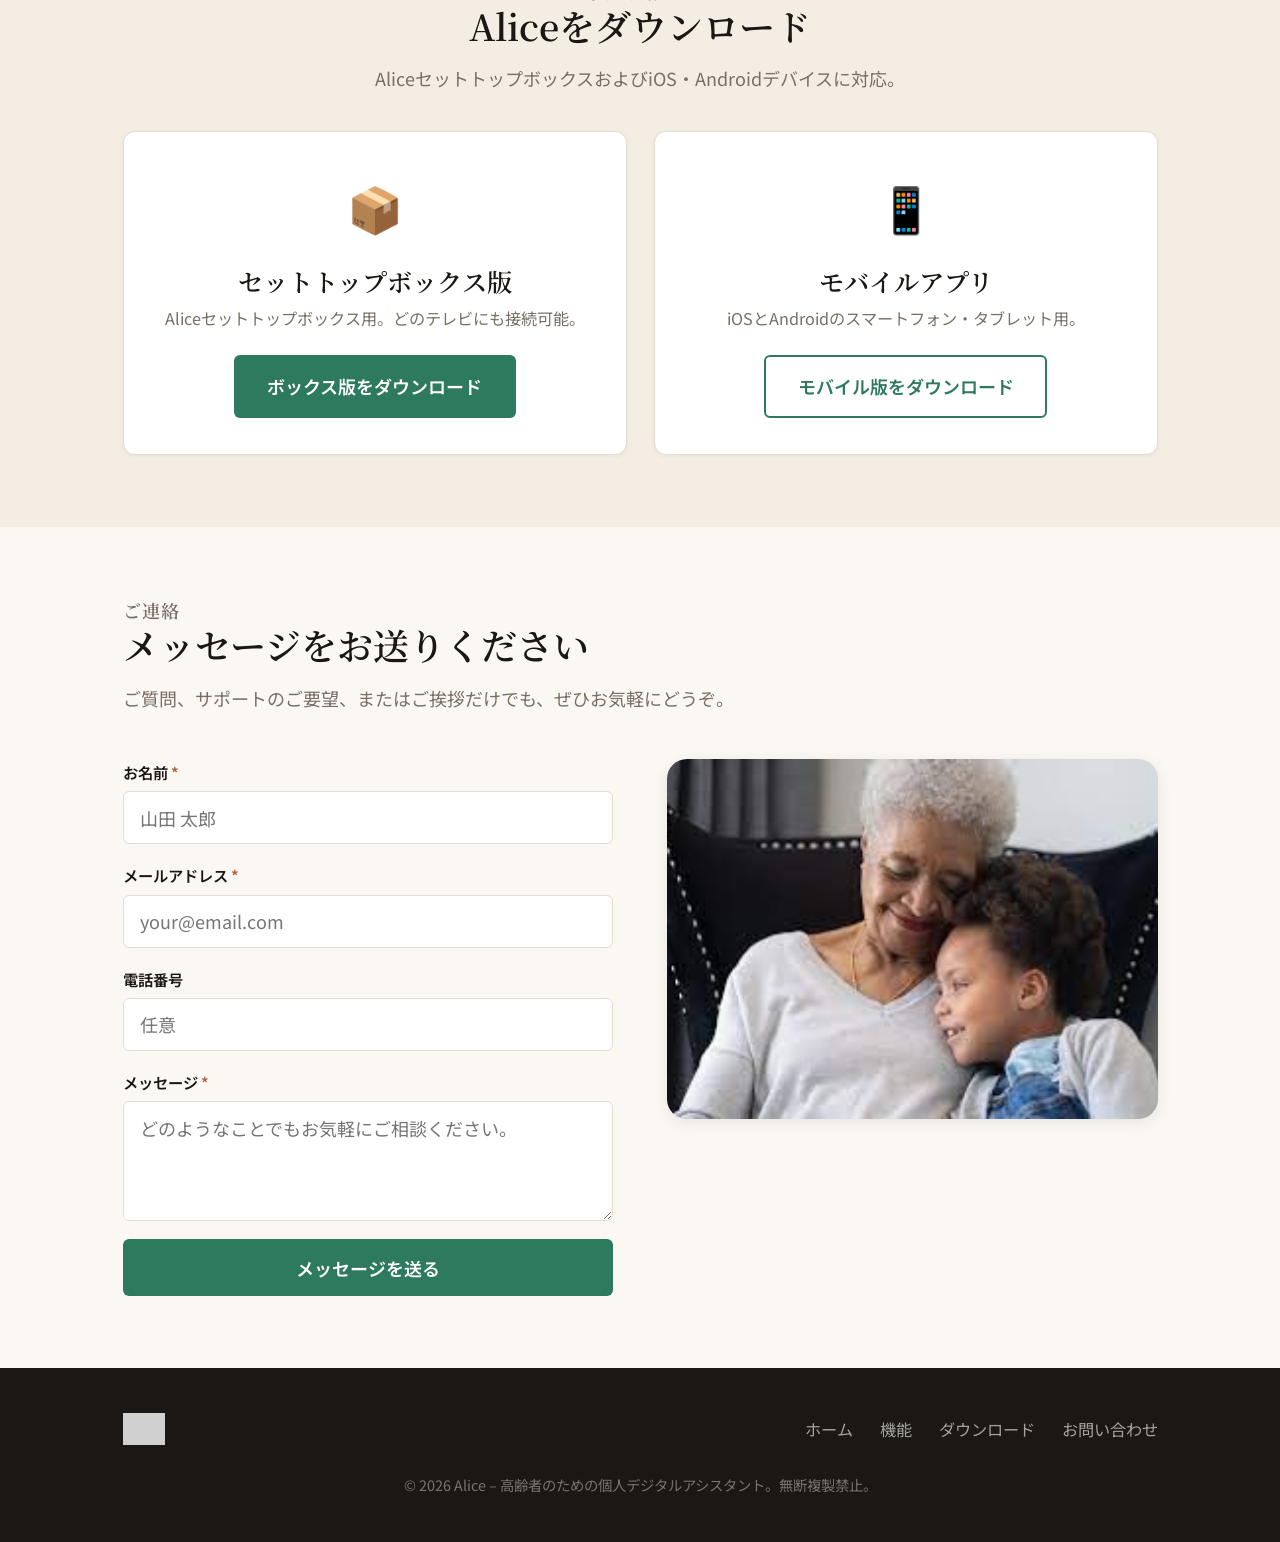
<file: ja/index.html>
<!DOCTYPE html>
<html lang="ja">
<head>
  <meta charset="UTF-8">
  <meta name="viewport" content="width=device-width, initial-scale=1.0">
  <meta name="description" content="Aliceは高齢者のための個人AIアシスタントです。家族との絆を深め、健康を守り、日々の暮らしに安心をお届けします。">
  <title>Alice – 愛とケアを中心に、すべてはここから始まる</title>
  <link rel="stylesheet" href="../css/style.css">
  <link rel="preconnect" href="https://fonts.googleapis.com">
  <link href="https://fonts.googleapis.com/css2?family=Noto+Serif+JP:wght@400;600&family=Noto+Sans+JP:wght@300;400;600&display=swap" rel="stylesheet">
  <style>
    body { font-family: 'Noto Sans JP', 'Source Sans 3', system-ui, sans-serif; }
    h1, h2, h3, h4 { font-family: 'Noto Serif JP', 'Lora', serif; }
  </style>
</head>
<body>

<!-- ===== ナビゲーション ===== -->
<nav class="nav">
  <div class="container nav__inner">
    <a href="index.html" class="nav__logo">
      <img src="../assets/images/alice-logo-color.webp" alt="Alice ロゴ">
      <span class="nav__logo-text">Alice</span>
    </a>
    <button class="nav__hamburger" aria-label="メニューを開く">
      <span></span><span></span><span></span>
    </button>
    <div class="nav__links">
      <a href="#features">機能</a>
      <a href="#why">なぜAlice？</a>
      <a href="download.html">ダウンロード</a>
      <a href="#contact">お問い合わせ</a>
      <div class="lang-switcher">
        <button class="lang-switcher__btn">🌐 日本語 ▾</button>
        <div class="lang-switcher__dropdown">
          <a href="../en/index.html">English</a>
          <a href="../zh/index.html">中文</a>
          <a href="../ja/index.html" class="current">日本語</a>
        </div>
      </div>
    </div>
  </div>
</nav>

<!-- ===== ヒーロー ===== -->
<section class="hero" id="home">
  <div class="container hero__inner">
    <div class="hero__content">
      <p class="hero__tagline">高齢者のための個人AIアシスタント</p>
      <h1 class="hero__title">愛とケアを中心に、<br>すべてはここから始まる。</h1>
      <p class="hero__subtitle">
        Aliceは家族の絆を深め、健康を守り、リビングルームから安心と温かさをお届けします。
      </p>
      <div class="hero__ctas">
        <a href="download.html" class="btn btn--primary">Aliceをダウンロード</a>
        <a href="#features" class="btn btn--outline">機能を見る</a>
      </div>
    </div>
    <div class="hero__image">
      <img src="../assets/images/senior-tv.jpeg"
           alt="家族が一緒にAliceでテレビを見ている">
    </div>
  </div>
</section>

<!-- ===== 機能 ===== -->
<section class="section" id="features">
  <div class="container">
    <div class="section-header">
      <h4>Aliceができること</h4>
      <h2>いつでも、どこでも。あなただけのAIアシスタント。</h2>
      <p>高齢者がより豊かに生き、家族と繋がり続けるための6つの機能。</p>
    </div>
    <div class="features-list">
      <div class="feature-card">
        <div class="feature-card__icon">📺</div>
        <h3>リビングTVでビデオ通話</h3>
        <p>スマートフォンもパソコンも不要。テレビで家族の笑顔を見ながらリアルタイムで話せます。</p>
      </div>
      <div class="feature-card">
        <div class="feature-card__icon">🧠</div>
        <h3>毎日の脳トレと体操</h3>
        <p>ご自身のペースと体力に合わせた、個別指導の運動と脳活性化プログラム。</p>
      </div>
      <div class="feature-card">
        <div class="feature-card__icon">🏥</div>
        <h3>遠隔医療と健康記録</h3>
        <p>自宅にいながらオンライン診療を受け、健康記録をいつでも確認できます。</p>
      </div>
      <div class="feature-card">
        <div class="feature-card__icon">⏰</div>
        <h3>日課と服薬リマインダー</h3>
        <p>大切な薬の服用や日々の予定を、やさしい個別リマインダーでサポートします。</p>
      </div>
      <div class="feature-card">
        <div class="feature-card__icon">📰</div>
        <h3>家族のニュースと近況</h3>
        <p>写真やメッセージなど、家族の最新情報が手元に届きます。</p>
      </div>
      <div class="feature-card">
        <div class="feature-card__icon">🚨</div>
        <h3>緊急アラートと健康状態</h3>
        <p>いざという時、ご家族に即座に通知。健康状態もリアルタイムで確認可能です。</p>
      </div>
    </div>
  </div>
</section>

<!-- ===== 課題 ===== -->
<section class="section section--alt" id="why">
  <div class="container">
    <div class="section-header">
      <h4>現状の問題</h4>
      <h2>何百万もの高齢者が直面している現実</h2>
    </div>
    <div class="surgeon-callout">
      <img src="../assets/images/surgeon-general.webp" alt="米国公衆衛生局長官 ヴィヴェック・マーシー博士">
      <blockquote>
        <p>「孤独と孤立という疫病の壊滅的な影響は、緊急の対応を求めています。」</p>
        <cite>— 米国公衆衛生局長官 ヴィヴェック・マーシー博士</cite>
      </blockquote>
    </div>
    <div class="problem-grid">
      <div class="problem-card">
        <img src="../assets/images/lonely-isolation.jpg"
             alt="孤独を感じるお年寄り">
        <div class="problem-card__body">
          <h3>孤独と孤立</h3>
          <p>家族に会いたくても、気軽に連絡できる手段がない。</p>
        </div>
      </div>
      <div class="problem-card">
        <img src="../assets/images/pandemic-separation.jpg"
             alt="パンデミックによる分断">
        <div class="problem-card__body">
          <h3>距離と分断</h3>
          <p>近くにいても、様々な壁が家族を遠ざけてしまうことがあります。</p>
        </div>
      </div>
      <div class="problem-card">
        <img src="../assets/images/sick-bedridden.jpg"
             alt="行動が制限されたお年寄り">
        <div class="problem-card__body">
          <h3>行動制限</h3>
          <p>外出できないと、運動や精神的な刺激が不足しがちです。</p>
        </div>
      </div>
      <div class="problem-card">
        <img src="../assets/images/falls-accidents.jpg"
             alt="転倒・事故のリスク">
        <div class="problem-card__body">
          <h3>転倒と事故</h3>
          <p>一人で転倒や緊急事態が起きても、すぐに助けが来ない。</p>
        </div>
      </div>
    </div>
  </div>
</section>

<!-- ===== 高齢化社会 ===== -->
<section class="section">
  <div class="container">
    <div class="section-header">
      <h4>より大きな視点で</h4>
      <h2>高齢化社会がもたらす新たな課題</h2>
      <p>高齢者人口の増加スピードは、社会のサポート体制を上回っています。</p>
    </div>
    <div style="margin-top: 1.5rem;">
      <h3 style="margin-bottom: 1rem;">高齢者が直面する主な課題：</h3>
      <ul class="challenges-list">
        <li>慢性疾患やアルツハイマー病などの神経変性疾患</li>
        <li>身体機能の低下と転倒リスク</li>
        <li>メンタルヘルス — 孤独感、うつ、不安</li>
        <li>認知症を含む認知機能の低下</li>
        <li>複雑な服薬管理</li>
        <li>栄養管理と体重管理</li>
        <li>医療サービスや遠隔医療へのアクセス困難</li>
        <li>高齢者虐待や金融詐欺のリスク</li>
        <li>急速に変化するテクノロジーへの対応の難しさ</li>
        <li>経済的不安と限られた金融サービスへのアクセス</li>
      </ul>
    </div>
  </div>
</section>

<!-- ===== 解決策 ===== -->
<section class="section section--accent" id="solutions">
  <div class="container">
    <div class="section-header">
      <h4>Aliceの答え</h4>
      <h2>シンプル・手頃・個別対応のケア</h2>
      <p>Aliceは高齢者のために設計された、思いやりのあるテクノロジーでそれぞれの課題に応えます。</p>
    </div>
    <div class="solution-grid">
      <div class="solution-item">
        <img src="../assets/images/caregiver-daily-routine.webp" alt="日課サポート">
        <div class="solution-item__text">
          <h3>日課とリマインダー</h3>
          <p>ルーティン・服薬・予約を管理する、あなただけの日常サポーター。</p>
        </div>
      </div>
      <div class="solution-item">
        <img src="../assets/images/fall-helper.webp" alt="緊急対応">
        <div class="solution-item__text">
          <h3>緊急対応</h3>
          <p>いつでも見守るガーディアン — 助けが必要な時、即座に家族へ知らせます。</p>
        </div>
      </div>
      <div class="solution-item">
        <img src="../assets/images/personal-trainer.webp" alt="フィットネスコーチ">
        <div class="solution-item__text">
          <h3>パーソナルフィットネスコーチ</h3>
          <p>体力に合わせた運動指導で、心と体の活力を保ちます。</p>
        </div>
      </div>
      <div class="solution-item">
        <img src="../assets/images/family-story-time.webp" alt="家族の思い出">
        <div class="solution-item__text">
          <h3>家族の思い出と物語</h3>
          <p>大切な家族の歴史をAliceが記録。次世代へと伝え続けます。</p>
        </div>
      </div>
      <div class="solution-item">
        <img src="../assets/images/doctor-visit-tv.webp" alt="自宅で診察">
        <div class="solution-item__text">
          <h3>自宅で医師と面談</h3>
          <p>リビングのテレビでオンライン診療 — 移動なし、手間なし。</p>
        </div>
      </div>
      <div class="solution-item">
        <img src="../assets/images/alice-box.webp" alt="Aliceデバイス">
        <div class="solution-item__text">
          <h3>シンプルで手頃なデバイス</h3>
          <p>AliceセットトップボックスはどのテレビにもHDMIで接続 — 技術知識不要。</p>
        </div>
      
      <div class="solution-item">
        <img src="../assets/images/president-tv.webp" alt="テレビで大統領並みの体験">
        <div class="solution-item__text">
          <h3>すべての人にプレミアム体験を</h3>
          <p>Aliceは、かつて特権的な人々だけが享受できた利便性を、すべてのシニアに届けます。</p>
        </div>
      </div>
      <div class="solution-item">
        <img src="../assets/images/hope.webp" alt="希望と持続可能性">
        <div class="solution-item__text">
          <h3>より良い未来のために</h3>
          <p>Aliceはシニアと家族を支え、カーボンフットプリントの削減にも貢献します。</p>
        </div>
      </div>
    </div>
    </div>
  </div>
</section>

<!-- ===== ダウンロード ===== -->
<section class="section section--alt" id="download">
  <div class="container">
    <div class="section-header text-center" style="max-width:100%; margin-bottom:2rem;">
      <h4>今すぐ始める</h4>
      <h2>Aliceをダウンロード</h2>
      <p>AliceセットトップボックスおよびiOS・Androidデバイスに対応。</p>
    </div>
    <div class="download-cards">
      <div class="download-card">
        <div class="download-card__icon">📦</div>
        <h3>セットトップボックス版</h3>
        <p>Aliceセットトップボックス用。どのテレビにも接続可能。</p>
        <a href="download.html#box" class="btn btn--primary">ボックス版をダウンロード</a>
      </div>
      <div class="download-card">
        <div class="download-card__icon">📱</div>
        <h3>モバイルアプリ</h3>
        <p>iOSとAndroidのスマートフォン・タブレット用。</p>
        <a href="download.html#mobile" class="btn btn--outline">モバイル版をダウンロード</a>
      </div>
    </div>
  </div>
</section>

<!-- ===== お問い合わせ ===== -->
<section class="section" id="contact">
  <div class="container">
    <div class="section-header">
      <h4>ご連絡</h4>
      <h2>メッセージをお送りください</h2>
      <p>ご質問、サポートのご要望、またはご挨拶だけでも、ぜひお気軽にどうぞ。</p>
    </div>
    <div class="contact-inner">
      <form class="contact-form" onsubmit="handleContact(event)">
        <div class="form-group">
          <label for="name">お名前 <span style="color:var(--alert)">*</span></label>
          <input type="text" id="name" name="name" required placeholder="山田 太郎">
        </div>
        <div class="form-group">
          <label for="email">メールアドレス <span style="color:var(--alert)">*</span></label>
          <input type="email" id="email" name="email" required placeholder="your@email.com">
        </div>
        <div class="form-group">
          <label for="phone">電話番号</label>
          <input type="tel" id="phone" name="phone" placeholder="任意">
        </div>
        <div class="form-group">
          <label for="message">メッセージ <span style="color:var(--alert)">*</span></label>
          <textarea id="message" name="message" required placeholder="どのようなことでもお気軽にご相談ください。"></textarea>
        </div>
        <button type="submit" class="btn btn--primary">メッセージを送る</button>
        <p id="contact-success" style="display:none; color:var(--accent); font-weight:600;">
          ✓ ありがとうございます。近日中にご連絡いたします。
        </p>
      </form>
      <div class="contact-image">
        <img src="../assets/images/senior-love.jpg"
             alt="祖母と孫">
      </div>
    </div>
  </div>
</section>

<!-- ===== フッター ===== -->
<footer class="footer">
  <div class="container footer__inner">
    <div class="footer__logo">
      <img src="../assets/images/alice-logo-color.webp" alt="Alice">
      <span class="footer__logo-text">Alice</span>
    </div>
    <nav class="footer__nav">
      <a href="index.html">ホーム</a>
      <a href="#features">機能</a>
      <a href="download.html">ダウンロード</a>
      <a href="#contact">お問い合わせ</a>
    </nav>
    <p class="footer__copy">© 2026 Alice – 高齢者のための個人デジタルアシスタント。無断複製禁止。</p>
  </div>
</footer>

<script src="../js/nav.js"></script>
<script>
function handleContact(e) {
  e.preventDefault();
  document.getElementById('contact-success').style.display = 'block';
  e.target.reset();
}
</script>
</body>
</html>
</file>
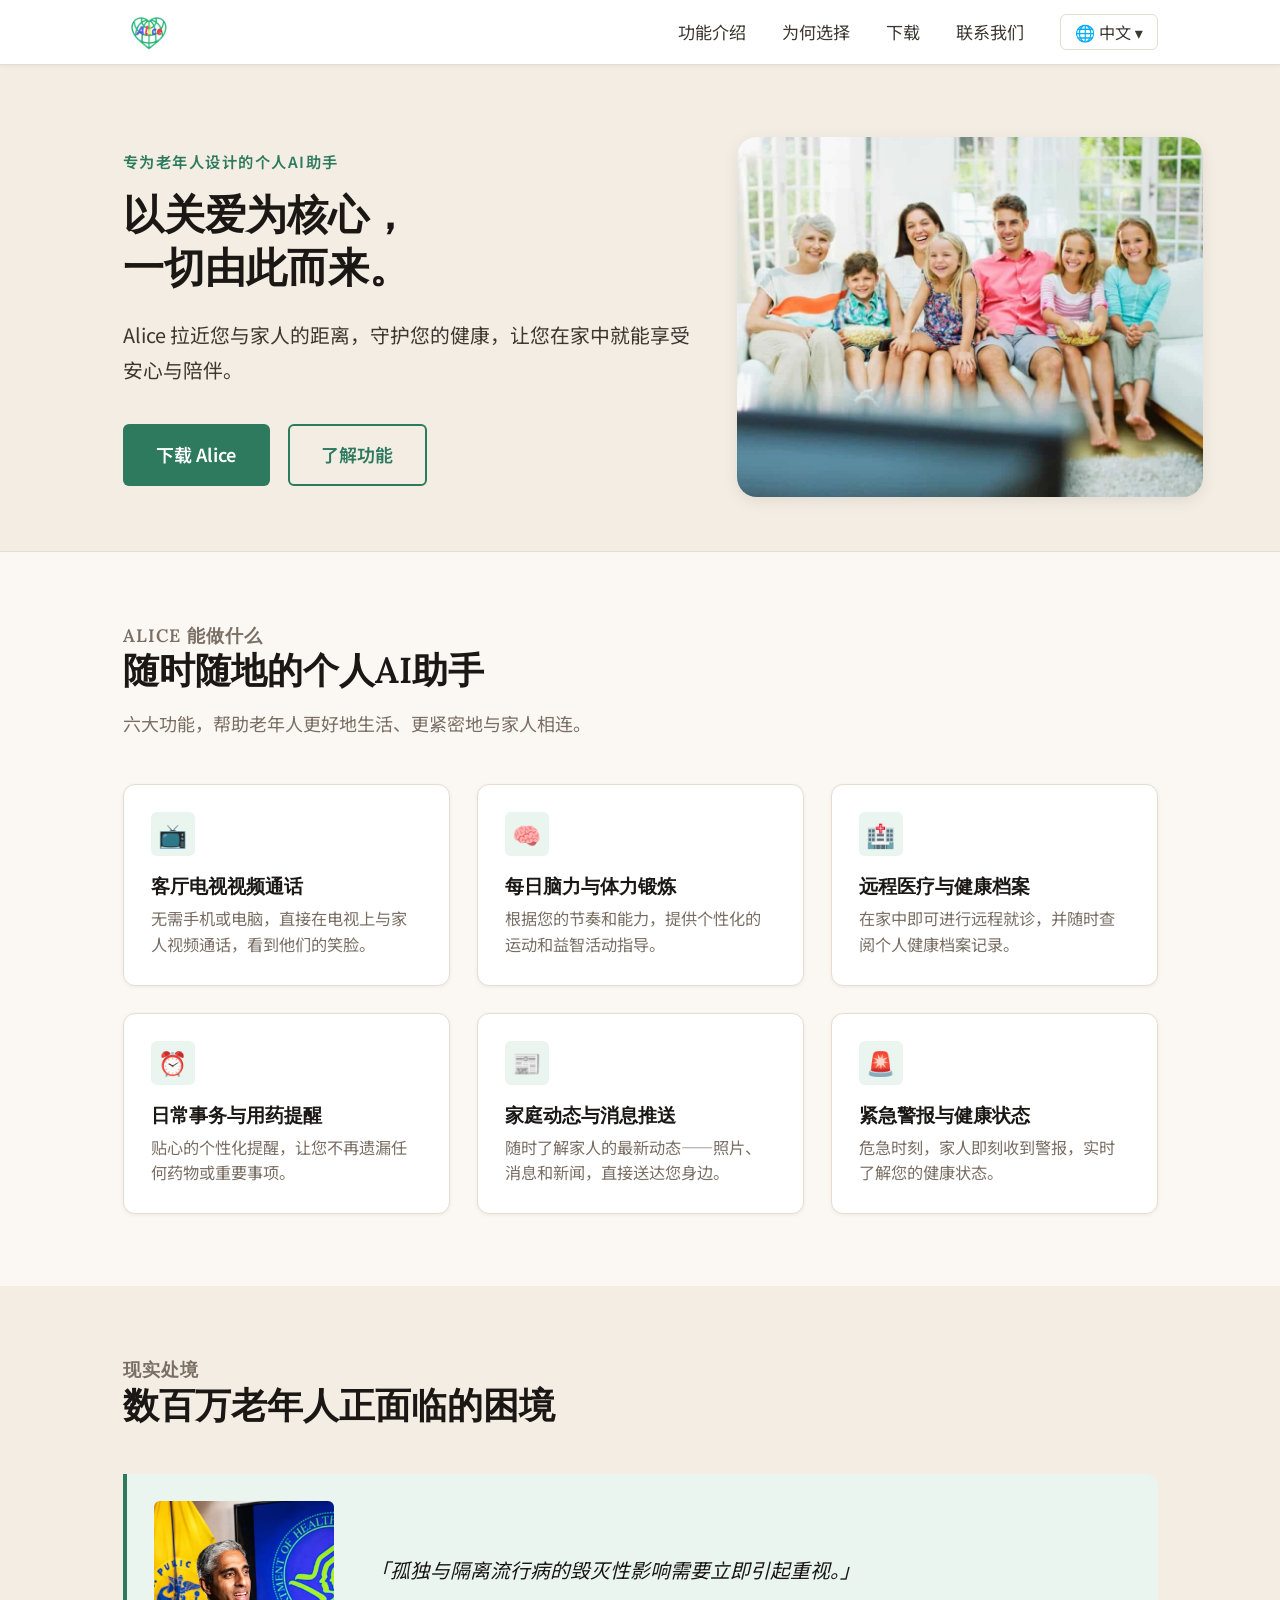
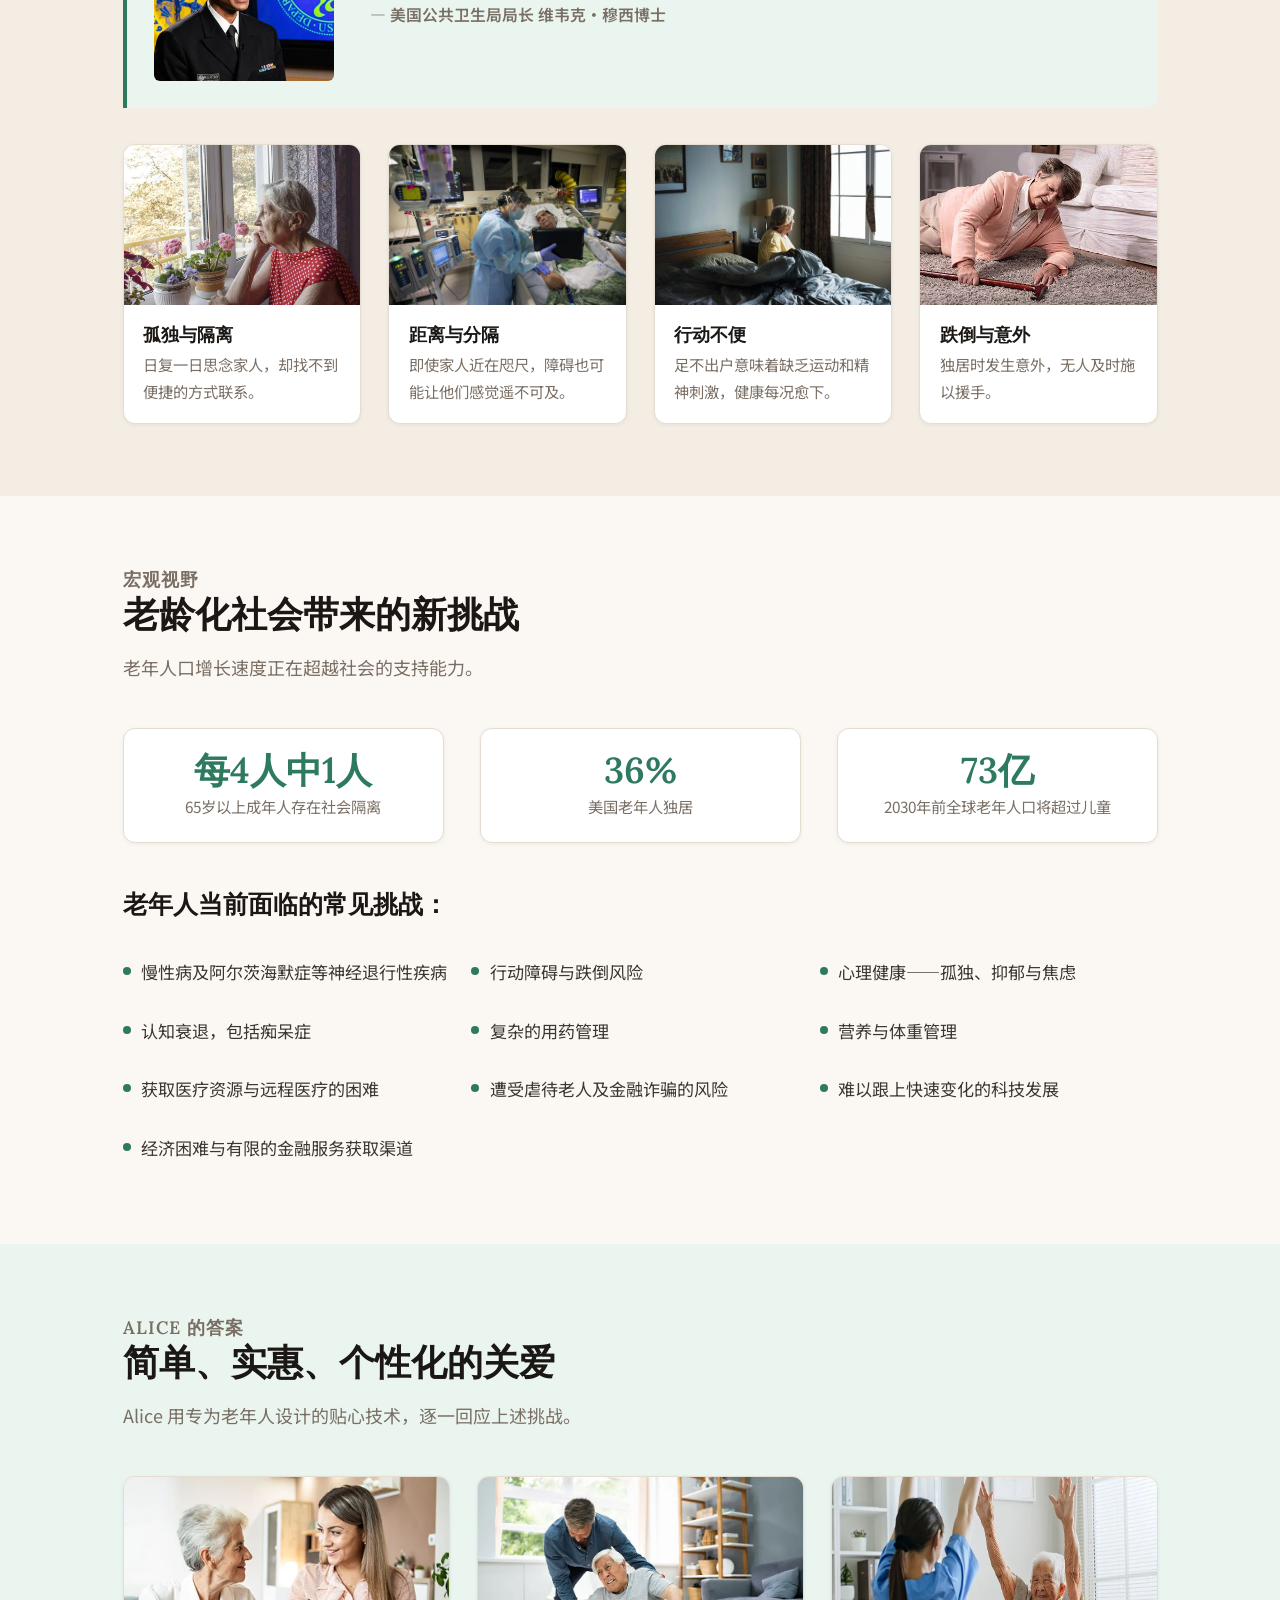
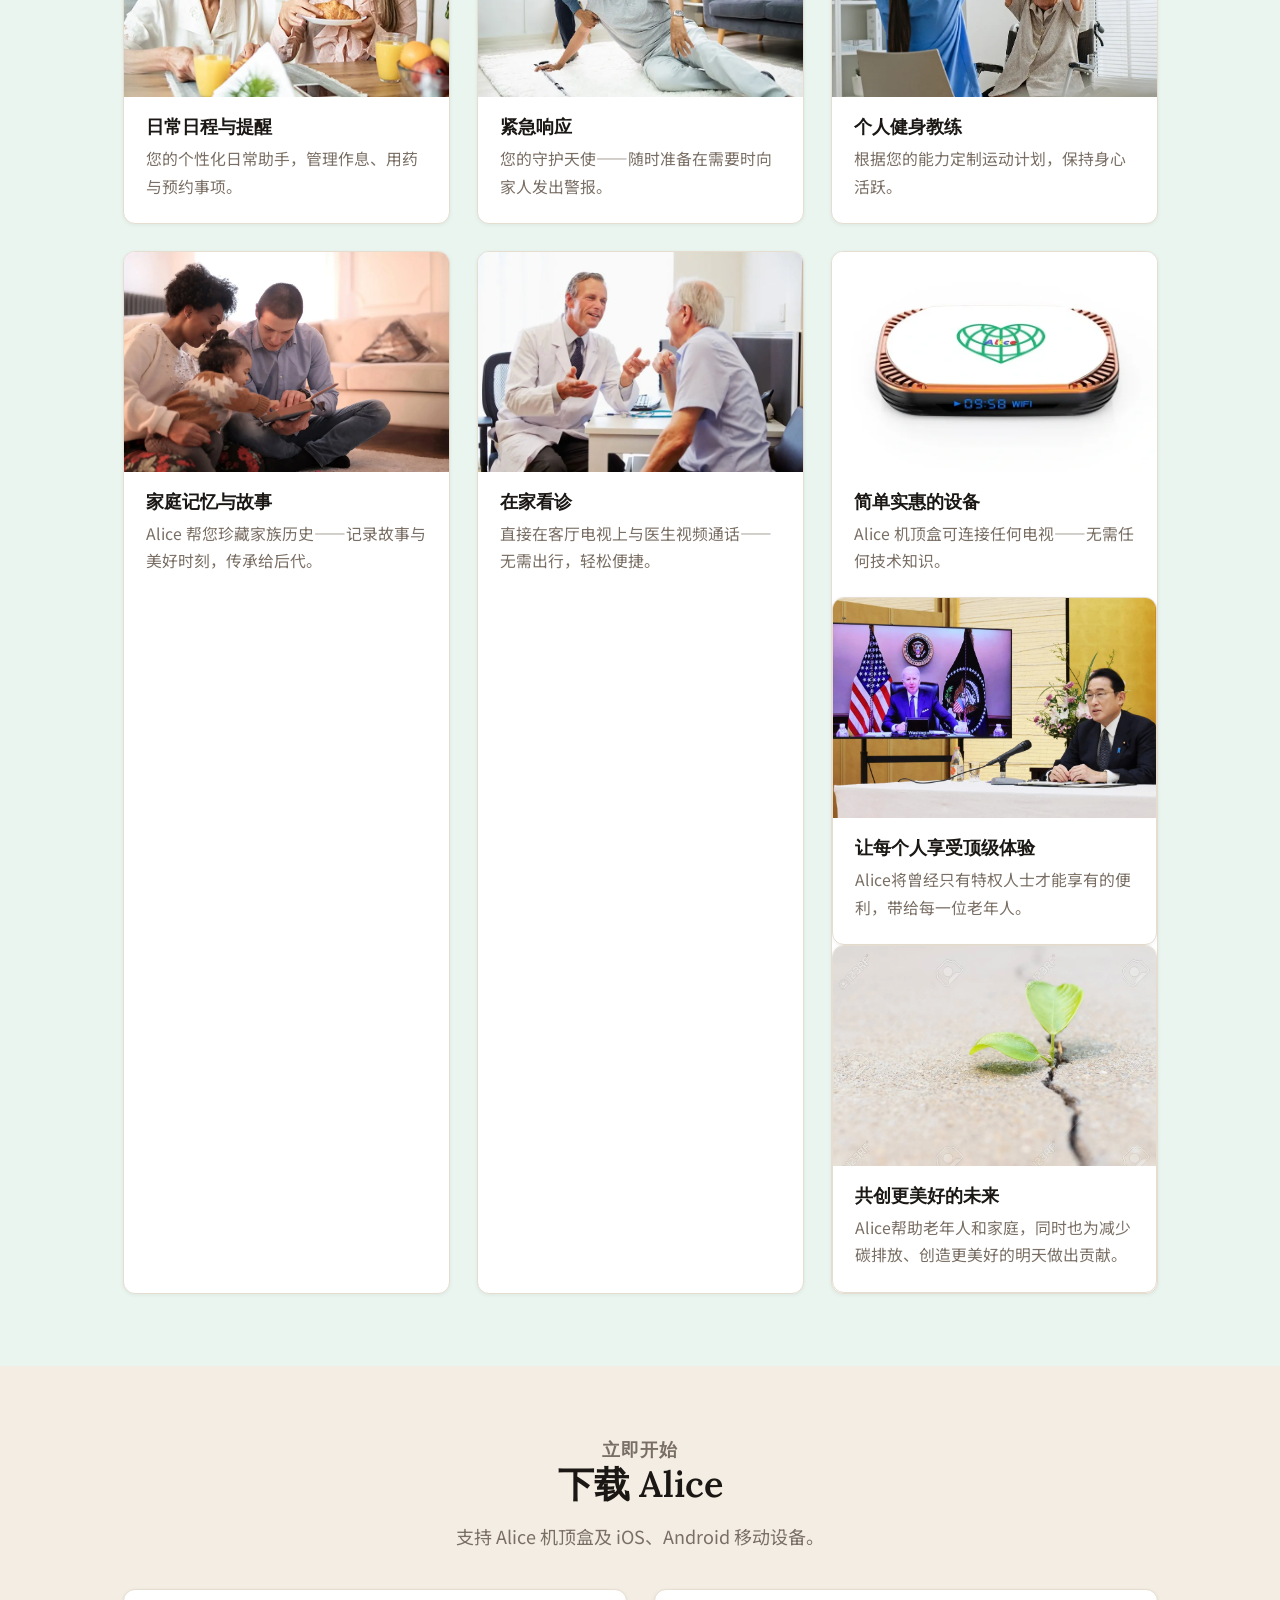
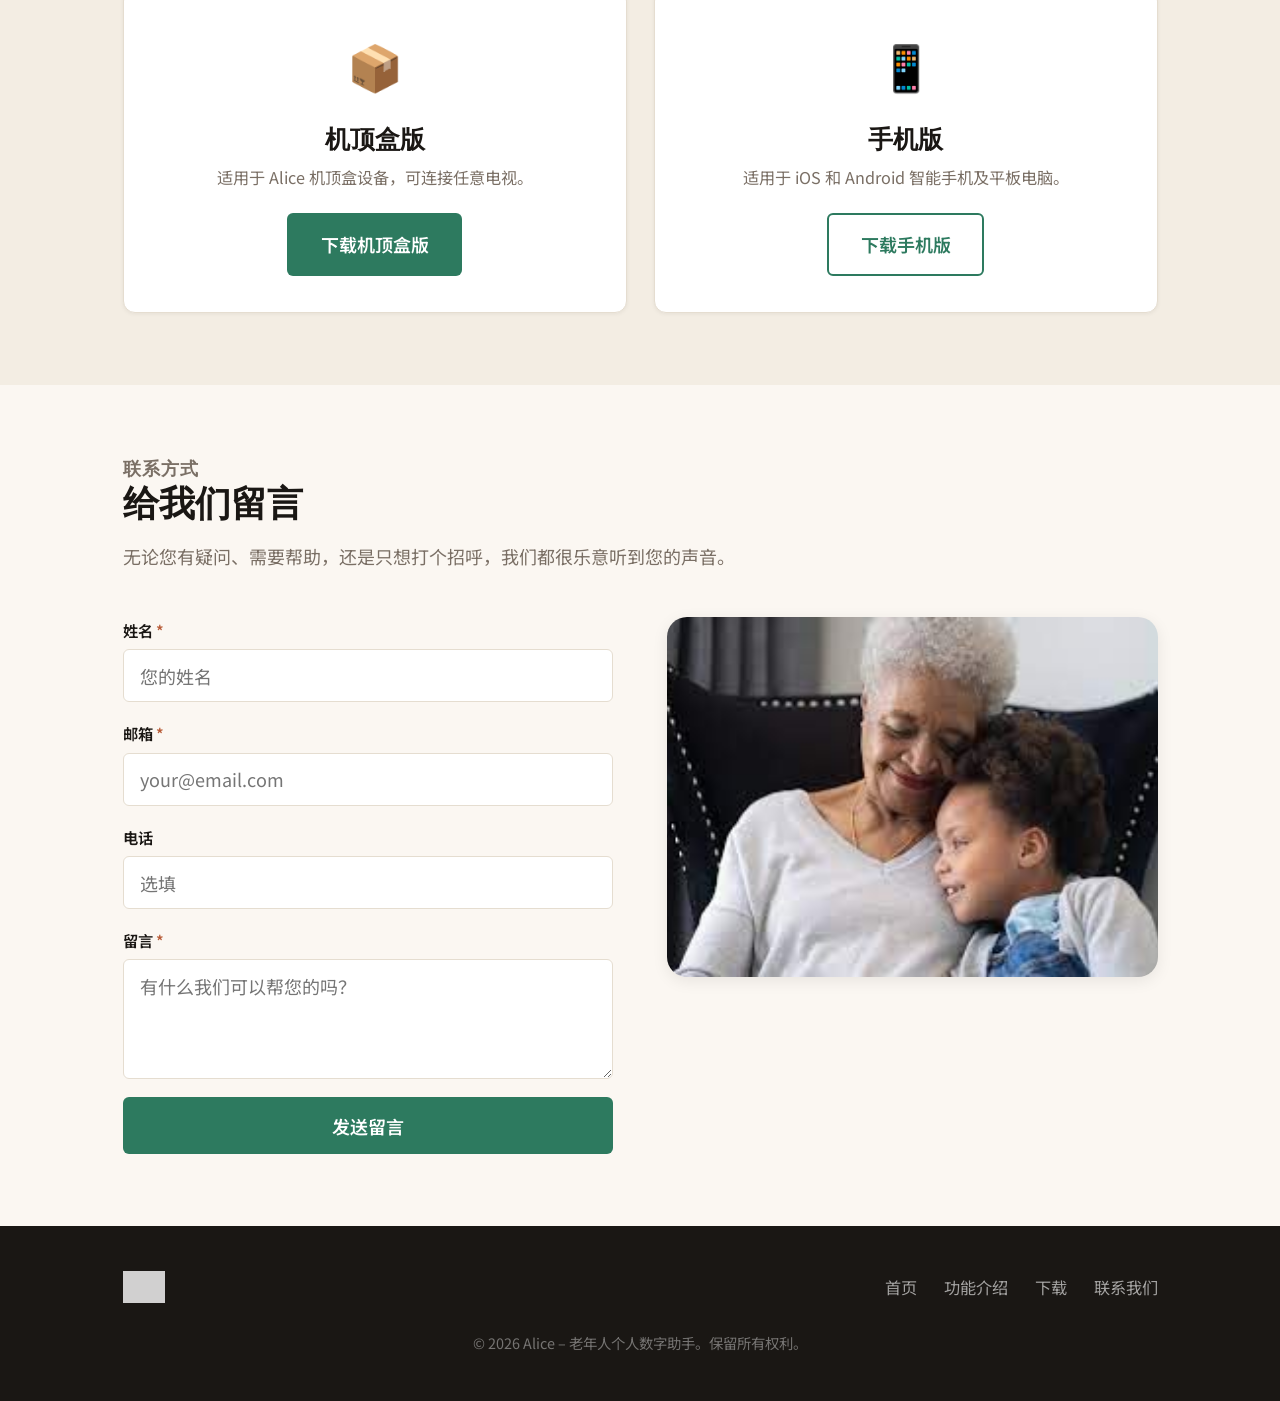
<file: zh/index.html>
<!DOCTYPE html>
<html lang="zh-CN">
<head>
  <meta charset="UTF-8">
  <meta name="viewport" content="width=device-width, initial-scale=1.0">
  <meta name="description" content="Alice 是专为老年人设计的个人AI助手——连接家人，守护健康，让爱常伴左右。">
  <title>Alice – 以关爱为核心，一切由此而来</title>
  <link rel="stylesheet" href="../css/style.css">
  <link rel="preconnect" href="https://fonts.googleapis.com">
  <link href="https://fonts.googleapis.com/css2?family=Noto+Serif+SC:wght@400;600&family=Noto+Sans+SC:wght@300;400;600&display=swap" rel="stylesheet">
  <style>
    body { font-family: 'Noto Sans SC', 'Source Sans 3', system-ui, sans-serif; }
    h1, h2, h3, h4 { font-family: 'Noto Serif SC', 'Lora', serif; }
  </style>
</head>
<body>

<!-- ===== 导航 ===== -->
<nav class="nav">
  <div class="container nav__inner">
    <a href="index.html" class="nav__logo">
      <img src="../assets/images/alice-logo-color.webp" alt="Alice 标志">
      <span class="nav__logo-text">Alice</span>
    </a>
    <button class="nav__hamburger" aria-label="打开菜单">
      <span></span><span></span><span></span>
    </button>
    <div class="nav__links">
      <a href="#features">功能介绍</a>
      <a href="#why">为何选择</a>
      <a href="download.html">下载</a>
      <a href="#contact">联系我们</a>
      <div class="lang-switcher">
        <button class="lang-switcher__btn">🌐 中文 ▾</button>
        <div class="lang-switcher__dropdown">
          <a href="../en/index.html">English</a>
          <a href="../zh/index.html" class="current">中文</a>
          <a href="../ja/index.html">日本語</a>
        </div>
      </div>
    </div>
  </div>
</nav>

<!-- ===== 主页横幅 ===== -->
<section class="hero" id="home">
  <div class="container hero__inner">
    <div class="hero__content">
      <p class="hero__tagline">专为老年人设计的个人AI助手</p>
      <h1 class="hero__title">以关爱为核心，<br>一切由此而来。</h1>
      <p class="hero__subtitle">
        Alice 拉近您与家人的距离，守护您的健康，让您在家中就能享受安心与陪伴。
      </p>
      <div class="hero__ctas">
        <a href="download.html" class="btn btn--primary">下载 Alice</a>
        <a href="#features" class="btn btn--outline">了解功能</a>
      </div>
    </div>
    <div class="hero__image">
      <img src="../assets/images/senior-tv.jpeg"
           alt="家人一起看电视，使用 Alice">
    </div>
  </div>
</section>

<!-- ===== 功能介绍 ===== -->
<section class="section" id="features">
  <div class="container">
    <div class="section-header">
      <h4>Alice 能做什么</h4>
      <h2>随时随地的个人AI助手</h2>
      <p>六大功能，帮助老年人更好地生活、更紧密地与家人相连。</p>
    </div>
    <div class="features-list">
      <div class="feature-card">
        <div class="feature-card__icon">📺</div>
        <h3>客厅电视视频通话</h3>
        <p>无需手机或电脑，直接在电视上与家人视频通话，看到他们的笑脸。</p>
      </div>
      <div class="feature-card">
        <div class="feature-card__icon">🧠</div>
        <h3>每日脑力与体力锻炼</h3>
        <p>根据您的节奏和能力，提供个性化的运动和益智活动指导。</p>
      </div>
      <div class="feature-card">
        <div class="feature-card__icon">🏥</div>
        <h3>远程医疗与健康档案</h3>
        <p>在家中即可进行远程就诊，并随时查阅个人健康档案记录。</p>
      </div>
      <div class="feature-card">
        <div class="feature-card__icon">⏰</div>
        <h3>日常事务与用药提醒</h3>
        <p>贴心的个性化提醒，让您不再遗漏任何药物或重要事项。</p>
      </div>
      <div class="feature-card">
        <div class="feature-card__icon">📰</div>
        <h3>家庭动态与消息推送</h3>
        <p>随时了解家人的最新动态——照片、消息和新闻，直接送达您身边。</p>
      </div>
      <div class="feature-card">
        <div class="feature-card__icon">🚨</div>
        <h3>紧急警报与健康状态</h3>
        <p>危急时刻，家人即刻收到警报，实时了解您的健康状态。</p>
      </div>
    </div>
  </div>
</section>

<!-- ===== 问题所在 ===== -->
<section class="section section--alt" id="why">
  <div class="container">
    <div class="section-header">
      <h4>现实处境</h4>
      <h2>数百万老年人正面临的困境</h2>
    </div>
    <div class="surgeon-callout">
      <img src="../assets/images/surgeon-general.webp" alt="美国公共卫生局局长 维韦克·穆西博士">
      <blockquote>
        <p>「孤独与隔离流行病的毁灭性影响需要立即引起重视。」</p>
        <cite>— 美国公共卫生局局长 维韦克·穆西博士</cite>
      </blockquote>
    </div>
    <div class="problem-grid">
      <div class="problem-card">
        <img src="../assets/images/lonely-isolation.jpg"
             alt="孤独的老人">
        <div class="problem-card__body">
          <h3>孤独与隔离</h3>
          <p>日复一日思念家人，却找不到便捷的方式联系。</p>
        </div>
      </div>
      <div class="problem-card">
        <img src="../assets/images/pandemic-separation.jpg"
             alt="疫情中的分离">
        <div class="problem-card__body">
          <h3>距离与分隔</h3>
          <p>即使家人近在咫尺，障碍也可能让他们感觉遥不可及。</p>
        </div>
      </div>
      <div class="problem-card">
        <img src="../assets/images/sick-bedridden.jpg"
             alt="行动不便的老人">
        <div class="problem-card__body">
          <h3>行动不便</h3>
          <p>足不出户意味着缺乏运动和精神刺激，健康每况愈下。</p>
        </div>
      </div>
      <div class="problem-card">
        <img src="../assets/images/falls-accidents.jpg"
             alt="跌倒风险">
        <div class="problem-card__body">
          <h3>跌倒与意外</h3>
          <p>独居时发生意外，无人及时施以援手。</p>
        </div>
      </div>
    </div>
  </div>
</section>

<!-- ===== 老龄化世界 ===== -->
<section class="section">
  <div class="container">
    <div class="section-header">
      <h4>宏观视野</h4>
      <h2>老龄化社会带来的新挑战</h2>
      <p>老年人口增长速度正在超越社会的支持能力。</p>
    </div>
    <div class="stat-strip">
      <div class="stat-item">
        <div class="stat-item__number">每4人中1人</div>
        <div class="stat-item__label">65岁以上成年人存在社会隔离</div>
      </div>
      <div class="stat-item">
        <div class="stat-item__number">36%</div>
        <div class="stat-item__label">美国老年人独居</div>
      </div>
      <div class="stat-item">
        <div class="stat-item__number">73亿</div>
        <div class="stat-item__label">2030年前全球老年人口将超过儿童</div>
      </div>
    </div>
    <div style="margin-top: 2.5rem;">
      <h3 style="margin-bottom: 1rem;">老年人当前面临的常见挑战：</h3>
      <ul class="challenges-list">
        <li>慢性病及阿尔茨海默症等神经退行性疾病</li>
        <li>行动障碍与跌倒风险</li>
        <li>心理健康——孤独、抑郁与焦虑</li>
        <li>认知衰退，包括痴呆症</li>
        <li>复杂的用药管理</li>
        <li>营养与体重管理</li>
        <li>获取医疗资源与远程医疗的困难</li>
        <li>遭受虐待老人及金融诈骗的风险</li>
        <li>难以跟上快速变化的科技发展</li>
        <li>经济困难与有限的金融服务获取渠道</li>
      </ul>
    </div>
  </div>
</section>

<!-- ===== 解决方案 ===== -->
<section class="section section--accent" id="solutions">
  <div class="container">
    <div class="section-header">
      <h4>Alice 的答案</h4>
      <h2>简单、实惠、个性化的关爱</h2>
      <p>Alice 用专为老年人设计的贴心技术，逐一回应上述挑战。</p>
    </div>
    <div class="solution-grid">
      <div class="solution-item">
        <img src="../assets/images/caregiver-daily-routine.webp" alt="日常日程">
        <div class="solution-item__text">
          <h3>日常日程与提醒</h3>
          <p>您的个性化日常助手，管理作息、用药与预约事项。</p>
        </div>
      </div>
      <div class="solution-item">
        <img src="../assets/images/fall-helper.webp" alt="紧急响应">
        <div class="solution-item__text">
          <h3>紧急响应</h3>
          <p>您的守护天使——随时准备在需要时向家人发出警报。</p>
        </div>
      </div>
      <div class="solution-item">
        <img src="../assets/images/personal-trainer.webp" alt="健身教练">
        <div class="solution-item__text">
          <h3>个人健身教练</h3>
          <p>根据您的能力定制运动计划，保持身心活跃。</p>
        </div>
      </div>
      <div class="solution-item">
        <img src="../assets/images/family-story-time.webp" alt="家庭记忆">
        <div class="solution-item__text">
          <h3>家庭记忆与故事</h3>
          <p>Alice 帮您珍藏家族历史——记录故事与美好时刻，传承给后代。</p>
        </div>
      </div>
      <div class="solution-item">
        <img src="../assets/images/doctor-visit-tv.webp" alt="远程就诊">
        <div class="solution-item__text">
          <h3>在家看诊</h3>
          <p>直接在客厅电视上与医生视频通话——无需出行，轻松便捷。</p>
        </div>
      </div>
      <div class="solution-item">
        <img src="../assets/images/alice-box.webp" alt="Alice 设备">
        <div class="solution-item__text">
          <h3>简单实惠的设备</h3>
          <p>Alice 机顶盒可连接任何电视——无需任何技术知识。</p>
        </div>
      
      <div class="solution-item">
        <img src="../assets/images/president-tv.webp" alt="电视上的总统级体验">
        <div class="solution-item__text">
          <h3>让每个人享受顶级体验</h3>
          <p>Alice将曾经只有特权人士才能享有的便利，带给每一位老年人。</p>
        </div>
      </div>
      <div class="solution-item">
        <img src="../assets/images/hope.webp" alt="希望与可持续发展">
        <div class="solution-item__text">
          <h3>共创更美好的未来</h3>
          <p>Alice帮助老年人和家庭，同时也为减少碳排放、创造更美好的明天做出贡献。</p>
        </div>
      </div>
    </div>
    </div>
  </div>
</section>

<!-- ===== 下载 ===== -->
<section class="section section--alt" id="download">
  <div class="container">
    <div class="section-header text-center" style="max-width:100%; margin-bottom:2rem;">
      <h4>立即开始</h4>
      <h2>下载 Alice</h2>
      <p>支持 Alice 机顶盒及 iOS、Android 移动设备。</p>
    </div>
    <div class="download-cards">
      <div class="download-card">
        <div class="download-card__icon">📦</div>
        <h3>机顶盒版</h3>
        <p>适用于 Alice 机顶盒设备，可连接任意电视。</p>
        <a href="download.html#box" class="btn btn--primary">下载机顶盒版</a>
      </div>
      <div class="download-card">
        <div class="download-card__icon">📱</div>
        <h3>手机版</h3>
        <p>适用于 iOS 和 Android 智能手机及平板电脑。</p>
        <a href="download.html#mobile" class="btn btn--outline">下载手机版</a>
      </div>
    </div>
  </div>
</section>

<!-- ===== 联系我们 ===== -->
<section class="section" id="contact">
  <div class="container">
    <div class="section-header">
      <h4>联系方式</h4>
      <h2>给我们留言</h2>
      <p>无论您有疑问、需要帮助，还是只想打个招呼，我们都很乐意听到您的声音。</p>
    </div>
    <div class="contact-inner">
      <form class="contact-form" onsubmit="handleContact(event)">
        <div class="form-group">
          <label for="name">姓名 <span style="color:var(--alert)">*</span></label>
          <input type="text" id="name" name="name" required placeholder="您的姓名">
        </div>
        <div class="form-group">
          <label for="email">邮箱 <span style="color:var(--alert)">*</span></label>
          <input type="email" id="email" name="email" required placeholder="your@email.com">
        </div>
        <div class="form-group">
          <label for="phone">电话</label>
          <input type="tel" id="phone" name="phone" placeholder="选填">
        </div>
        <div class="form-group">
          <label for="message">留言 <span style="color:var(--alert)">*</span></label>
          <textarea id="message" name="message" required placeholder="有什么我们可以帮您的吗？"></textarea>
        </div>
        <button type="submit" class="btn btn--primary">发送留言</button>
        <p id="contact-success" style="display:none; color:var(--accent); font-weight:600;">
          ✓ 谢谢您！我们会尽快与您联系。
        </p>
      </form>
      <div class="contact-image">
        <img src="../assets/images/senior-love.jpg"
             alt="祖母与孙子孙女">
      </div>
    </div>
  </div>
</section>

<!-- ===== 页脚 ===== -->
<footer class="footer">
  <div class="container footer__inner">
    <div class="footer__logo">
      <img src="../assets/images/alice-logo-color.webp" alt="Alice">
      <span class="footer__logo-text">Alice</span>
    </div>
    <nav class="footer__nav">
      <a href="index.html">首页</a>
      <a href="#features">功能介绍</a>
      <a href="download.html">下载</a>
      <a href="#contact">联系我们</a>
    </nav>
    <p class="footer__copy">© 2026 Alice – 老年人个人数字助手。保留所有权利。</p>
  </div>
</footer>

<script src="../js/nav.js"></script>
<script>
function handleContact(e) {
  e.preventDefault();
  document.getElementById('contact-success').style.display = 'block';
  e.target.reset();
}
</script>
</body>
</html>
</file>
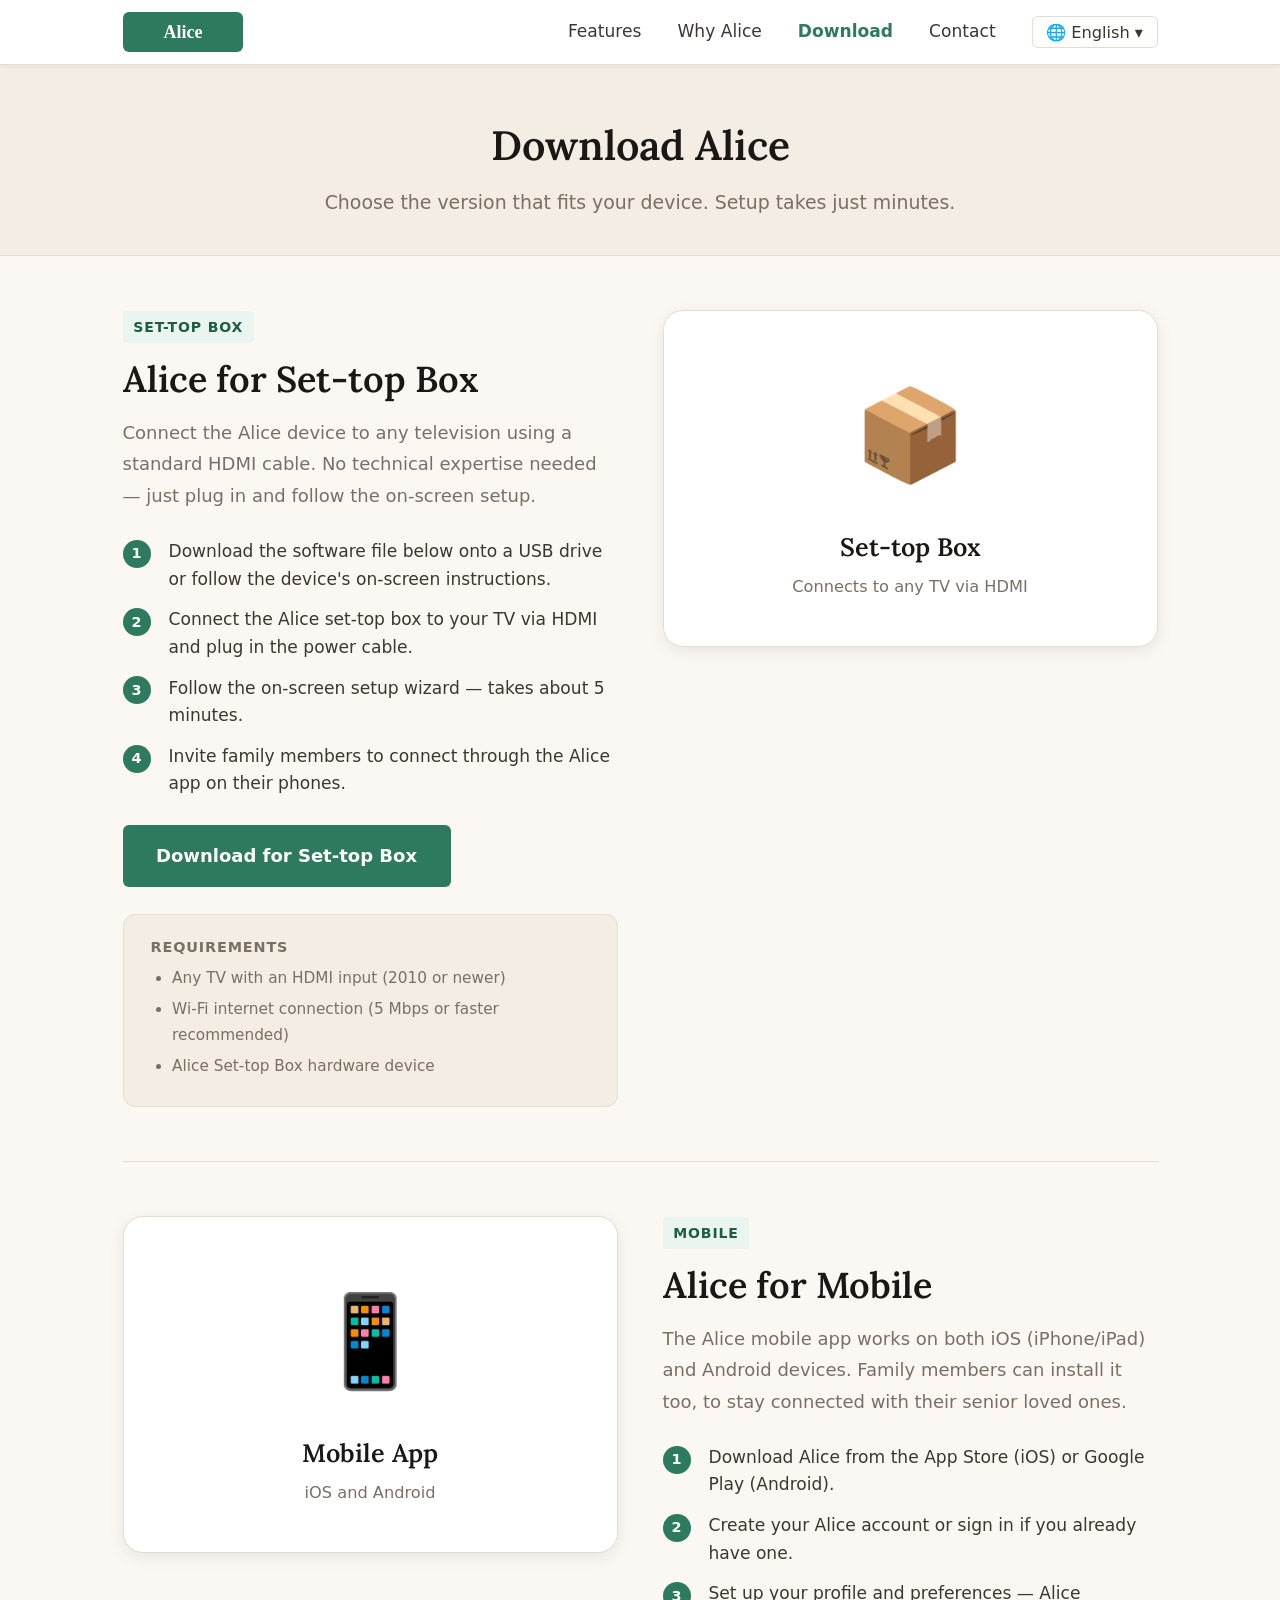
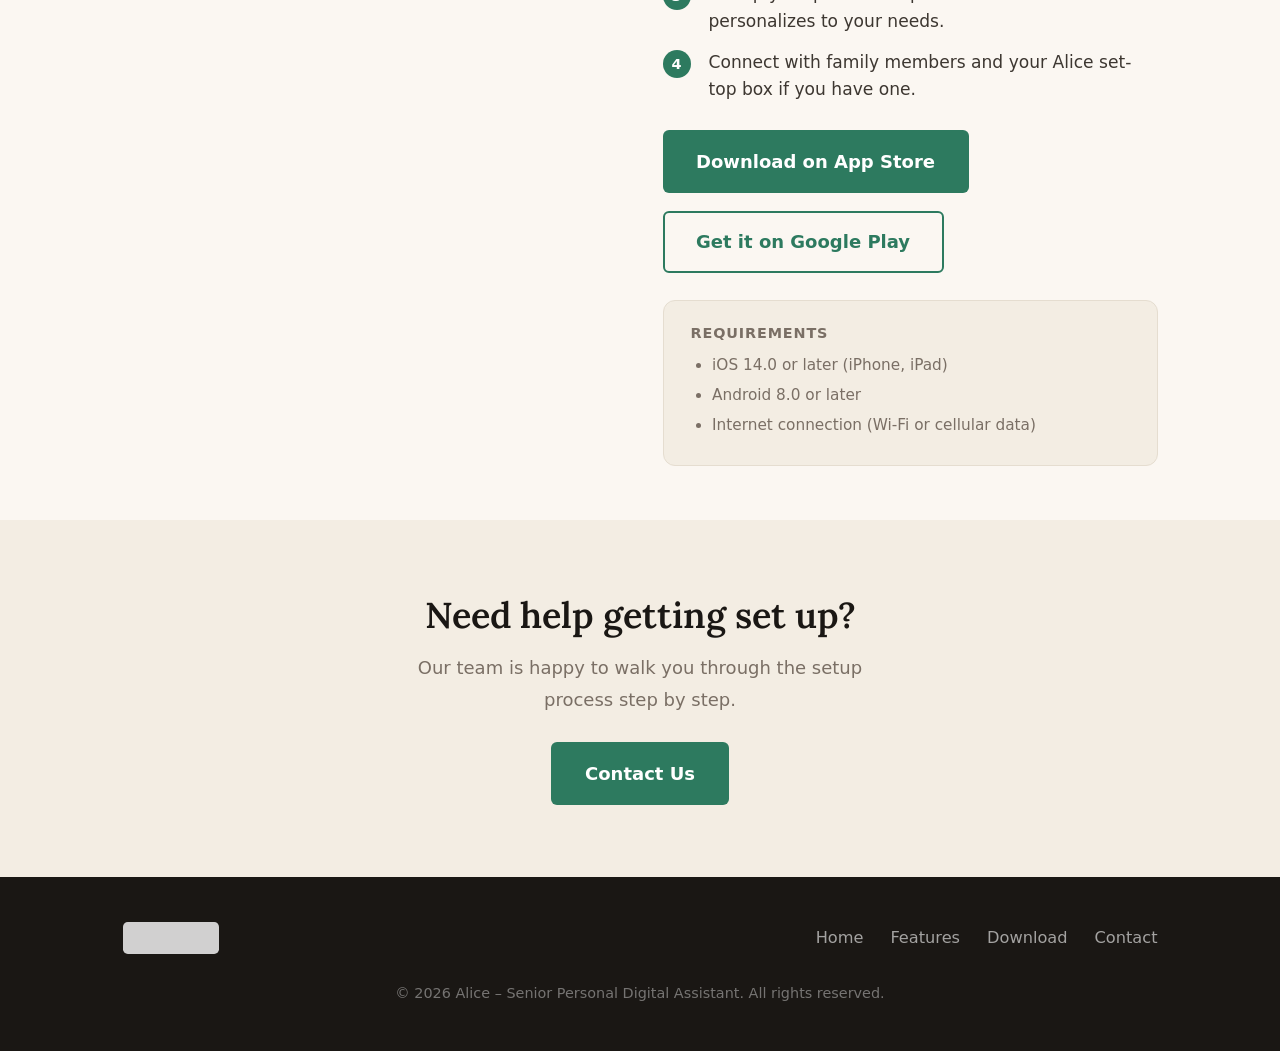
<file: en/download.html>
<!DOCTYPE html>
<html lang="en">
<head>
  <meta charset="UTF-8">
  <meta name="viewport" content="width=device-width, initial-scale=1.0">
  <meta name="description" content="Download Alice for your set-top box or mobile device.">
  <title>Download Alice</title>
  <link rel="stylesheet" href="../css/style.css">
  <style>
    .download-hero {
      background: var(--cream-dark);
      padding: 3rem 0 2rem;
      border-bottom: 1px solid var(--warm-border);
      text-align: center;
    }
    .download-hero h1 { margin-bottom: 0.75rem; }
    .download-hero p { color: var(--text-muted); font-size: 1.05rem; }

    .download-option {
      display: grid;
      grid-template-columns: 1fr 1fr;
      gap: 2.5rem;
      align-items: start;
      padding: 3rem 0;
      border-bottom: 1px solid var(--warm-border);
    }
    .download-option:last-child { border-bottom: none; }
    .download-option--reverse { direction: rtl; }
    .download-option--reverse > * { direction: ltr; }

    .download-option__visual {
      background: var(--white);
      border: 1px solid var(--warm-border);
      border-radius: var(--radius-lg);
      padding: 2.5rem;
      text-align: center;
      box-shadow: var(--shadow-md);
    }
    .download-option__visual .big-icon { font-size: 5rem; margin-bottom: 1rem; }
    .download-option__content h2 { margin-bottom: 0.75rem; }
    .download-option__content p { color: var(--text-muted); margin-bottom: 1.5rem; }

    .steps-list {
      margin: 1.5rem 0;
      display: flex;
      flex-direction: column;
      gap: 0.75rem;
    }
    .step {
      display: flex;
      gap: 1rem;
      align-items: flex-start;
    }
    .step__num {
      width: 28px;
      height: 28px;
      min-width: 28px;
      border-radius: 50%;
      background: var(--accent);
      color: var(--white);
      display: flex;
      align-items: center;
      justify-content: center;
      font-size: 0.8rem;
      font-weight: 600;
      margin-top: 0.1rem;
    }
    .step__text { font-size: 0.95rem; line-height: 1.6; }

    .system-req {
      background: var(--cream-dark);
      border: 1px solid var(--warm-border);
      border-radius: var(--radius-md);
      padding: 1.25rem 1.5rem;
      margin-top: 1.5rem;
    }
    .system-req h4 { margin-bottom: 0.5rem; font-size: 0.8rem; }
    .system-req ul { padding-left: 1.2rem; list-style: disc; }
    .system-req ul li { font-size: 0.85rem; color: var(--text-muted); margin-bottom: 0.2rem; }

    @media (max-width: 720px) {
      .download-option { grid-template-columns: 1fr; }
      .download-option--reverse { direction: ltr; }
    }
  </style>
</head>
<body>

<!-- ===== NAVIGATION ===== -->
<nav class="nav">
  <div class="container nav__inner">
    <a href="index.html" class="nav__logo">
      <img src="../assets/images/alice-logo.svg" alt="Alice logo">
      <span class="nav__logo-text">Alice</span>
    </a>
    <button class="nav__hamburger" aria-label="Open menu">
      <span></span><span></span><span></span>
    </button>
    <div class="nav__links">
      <a href="index.html#features">Features</a>
      <a href="index.html#why">Why Alice</a>
      <a href="download.html" class="active">Download</a>
      <a href="index.html#contact">Contact</a>
      <div class="lang-switcher">
        <button class="lang-switcher__btn">🌐 English ▾</button>
        <div class="lang-switcher__dropdown">
          <a href="../en/download.html" class="current">English</a>
          <a href="../zh/download.html">中文</a>
          <a href="../ja/download.html">日本語</a>
        </div>
      </div>
    </div>
  </div>
</nav>

<!-- ===== HERO ===== -->
<div class="download-hero">
  <div class="container">
    <h1>Download Alice</h1>
    <p>Choose the version that fits your device. Setup takes just minutes.</p>
  </div>
</div>

<!-- ===== DOWNLOAD OPTIONS ===== -->
<div class="container">

  <!-- Set-top Box -->
  <div class="download-option" id="box">
    <div class="download-option__content">
      <span class="label">Set-top Box</span>
      <h2 style="margin-top: 0.75rem;">Alice for Set-top Box</h2>
      <p>
        Connect the Alice device to any television using a standard HDMI cable.
        No technical expertise needed — just plug in and follow the on-screen setup.
      </p>

      <div class="steps-list">
        <div class="step">
          <div class="step__num">1</div>
          <div class="step__text">Download the software file below onto a USB drive or follow the device's on-screen instructions.</div>
        </div>
        <div class="step">
          <div class="step__num">2</div>
          <div class="step__text">Connect the Alice set-top box to your TV via HDMI and plug in the power cable.</div>
        </div>
        <div class="step">
          <div class="step__num">3</div>
          <div class="step__text">Follow the on-screen setup wizard — takes about 5 minutes.</div>
        </div>
        <div class="step">
          <div class="step__num">4</div>
          <div class="step__text">Invite family members to connect through the Alice app on their phones.</div>
        </div>
      </div>

      <a href="https://alicehometech.com/download-box.html?type=box" class="btn btn--primary">
        Download for Set-top Box
      </a>

      <div class="system-req">
        <h4>Requirements</h4>
        <ul>
          <li>Any TV with an HDMI input (2010 or newer)</li>
          <li>Wi-Fi internet connection (5 Mbps or faster recommended)</li>
          <li>Alice Set-top Box hardware device</li>
        </ul>
      </div>
    </div>

    <div class="download-option__visual">
      <div class="big-icon">📦</div>
      <h3>Set-top Box</h3>
      <p style="color:var(--text-muted); font-size:0.9rem; margin-top:0.5rem;">Connects to any TV via HDMI</p>
    </div>
  </div>

  <!-- Mobile -->
  <div class="download-option download-option--reverse" id="mobile">
    <div class="download-option__content">
      <span class="label">Mobile</span>
      <h2 style="margin-top: 0.75rem;">Alice for Mobile</h2>
      <p>
        The Alice mobile app works on both iOS (iPhone/iPad) and Android devices.
        Family members can install it too, to stay connected with their senior loved ones.
      </p>

      <div class="steps-list">
        <div class="step">
          <div class="step__num">1</div>
          <div class="step__text">Download Alice from the App Store (iOS) or Google Play (Android).</div>
        </div>
        <div class="step">
          <div class="step__num">2</div>
          <div class="step__text">Create your Alice account or sign in if you already have one.</div>
        </div>
        <div class="step">
          <div class="step__num">3</div>
          <div class="step__text">Set up your profile and preferences — Alice personalizes to your needs.</div>
        </div>
        <div class="step">
          <div class="step__num">4</div>
          <div class="step__text">Connect with family members and your Alice set-top box if you have one.</div>
        </div>
      </div>

      <div style="display:flex; gap:1rem; flex-wrap:wrap;">
        <a href="https://alicehometech.com/download-box.html?type=mobile" class="btn btn--primary">
          Download on App Store
        </a>
        <a href="https://alicehometech.com/download-box.html?type=mobile" class="btn btn--outline">
          Get it on Google Play
        </a>
      </div>

      <div class="system-req">
        <h4>Requirements</h4>
        <ul>
          <li>iOS 14.0 or later (iPhone, iPad)</li>
          <li>Android 8.0 or later</li>
          <li>Internet connection (Wi-Fi or cellular data)</li>
        </ul>
      </div>
    </div>

    <div class="download-option__visual">
      <div class="big-icon">📱</div>
      <h3>Mobile App</h3>
      <p style="color:var(--text-muted); font-size:0.9rem; margin-top:0.5rem;">iOS and Android</p>
    </div>
  </div>

</div><!-- /container -->

<!-- ===== NEED HELP ===== -->
<section class="section section--alt">
  <div class="container text-center">
    <h2>Need help getting set up?</h2>
    <p style="color:var(--text-muted); margin: 0.75rem auto 1.5rem; max-width: 500px;">
      Our team is happy to walk you through the setup process step by step.
    </p>
    <a href="index.html#contact" class="btn btn--primary">Contact Us</a>
  </div>
</section>

<!-- ===== FOOTER ===== -->
<footer class="footer">
  <div class="container footer__inner">
    <div class="footer__logo">
      <img src="../assets/images/alice-logo.svg" alt="Alice">
      <span class="footer__logo-text">Alice</span>
    </div>
    <nav class="footer__nav">
      <a href="index.html">Home</a>
      <a href="index.html#features">Features</a>
      <a href="download.html">Download</a>
      <a href="index.html#contact">Contact</a>
    </nav>
    <p class="footer__copy">© 2026 Alice – Senior Personal Digital Assistant. All rights reserved.</p>
  </div>
</footer>

<script src="../js/nav.js"></script>
</body>
</html>
</file>
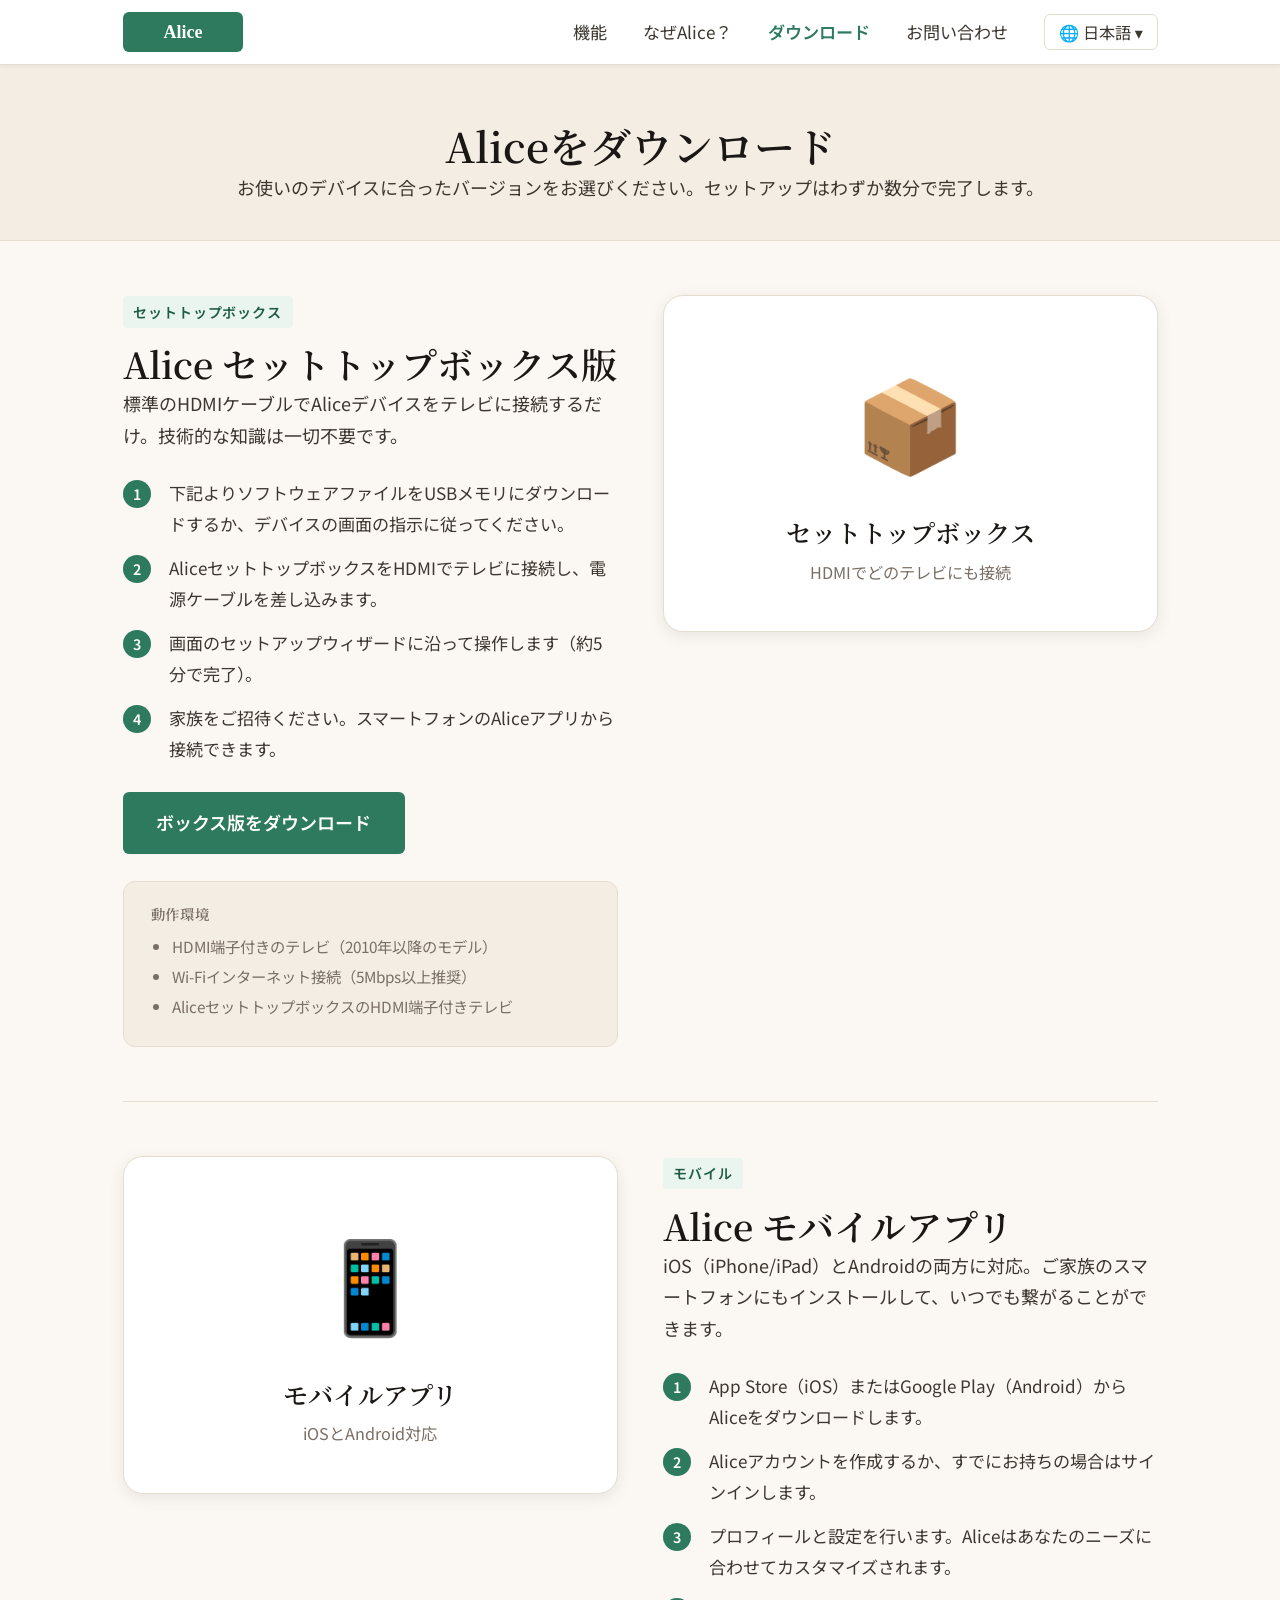
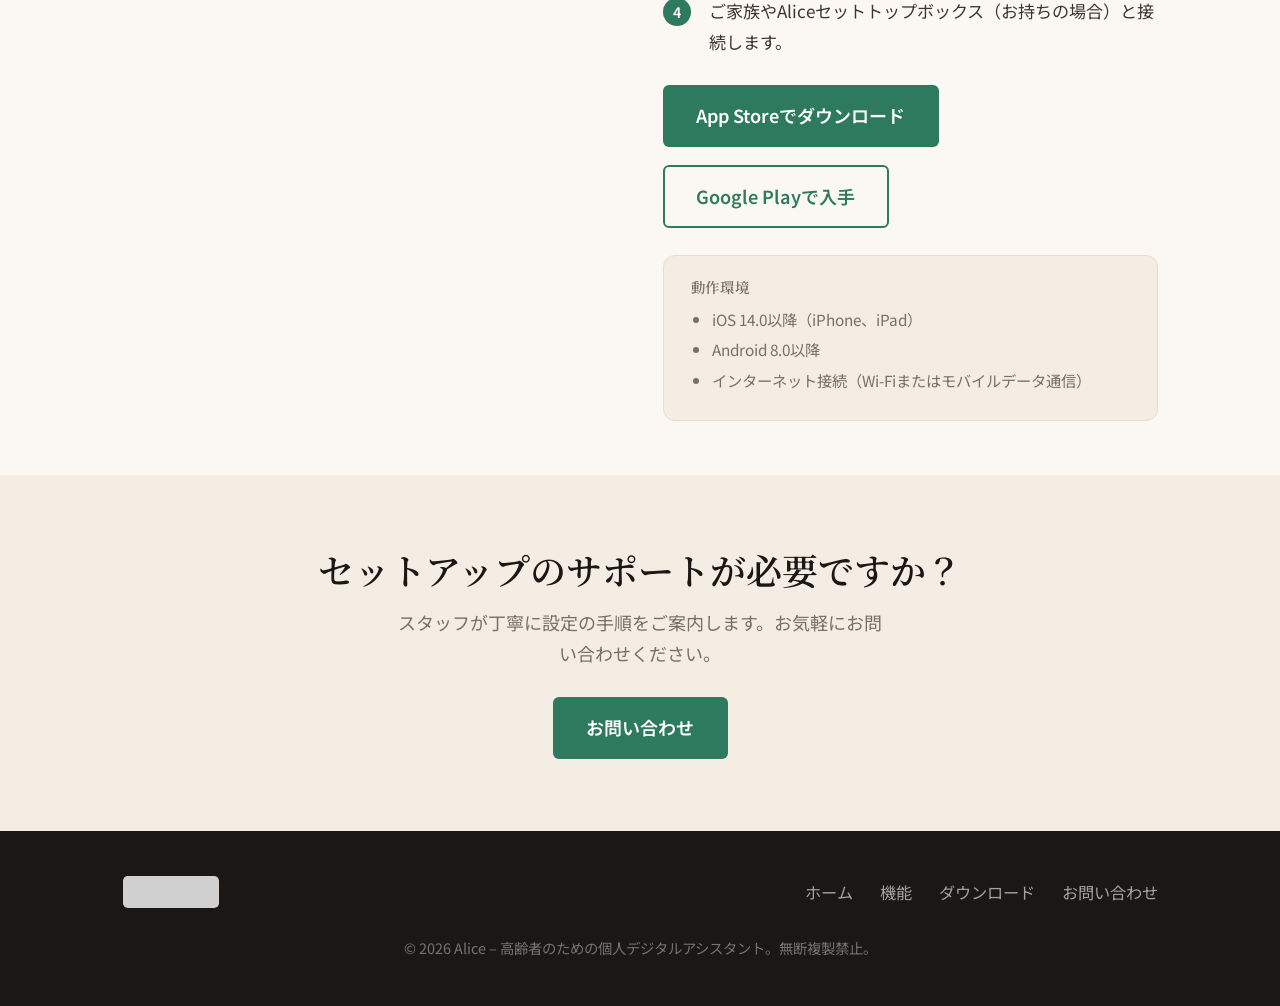
<file: ja/download.html>
<!DOCTYPE html>
<html lang="ja">
<head>
  <meta charset="UTF-8">
  <meta name="viewport" content="width=device-width, initial-scale=1.0">
  <title>Aliceをダウンロード</title>
  <link rel="stylesheet" href="../css/style.css">
  <link href="https://fonts.googleapis.com/css2?family=Noto+Serif+JP:wght@400;600&family=Noto+Sans+JP:wght@300;400;600&display=swap" rel="stylesheet">
  <style>
    body { font-family: 'Noto Sans JP', system-ui, sans-serif; }
    h1,h2,h3,h4 { font-family: 'Noto Serif JP', serif; }
    .download-hero { background:var(--cream-dark); padding:3rem 0 2rem; border-bottom:1px solid var(--warm-border); text-align:center; }
    .download-option { display:grid; grid-template-columns:1fr 1fr; gap:2.5rem; align-items:start; padding:3rem 0; border-bottom:1px solid var(--warm-border); }
    .download-option:last-child { border-bottom:none; }
    .download-option--reverse { direction:rtl; }
    .download-option--reverse > * { direction:ltr; }
    .download-option__visual { background:var(--white); border:1px solid var(--warm-border); border-radius:var(--radius-lg); padding:2.5rem; text-align:center; box-shadow:var(--shadow-md); }
    .download-option__visual .big-icon { font-size:5rem; margin-bottom:1rem; }
    .steps-list { margin:1.5rem 0; display:flex; flex-direction:column; gap:0.75rem; }
    .step { display:flex; gap:1rem; align-items:flex-start; }
    .step__num { width:28px; height:28px; min-width:28px; border-radius:50%; background:var(--accent); color:var(--white); display:flex; align-items:center; justify-content:center; font-size:0.8rem; font-weight:600; margin-top:0.1rem; }
    .step__text { font-size:0.95rem; line-height:1.8; }
    .system-req { background:var(--cream-dark); border:1px solid var(--warm-border); border-radius:var(--radius-md); padding:1.25rem 1.5rem; margin-top:1.5rem; }
    .system-req h4 { margin-bottom:0.5rem; font-size:0.8rem; }
    .system-req ul { padding-left:1.2rem; list-style:disc; }
    .system-req ul li { font-size:0.85rem; color:var(--text-muted); margin-bottom:0.2rem; }
    @media (max-width:720px) { .download-option { grid-template-columns:1fr; } .download-option--reverse { direction:ltr; } }
  </style>
</head>
<body>

<nav class="nav">
  <div class="container nav__inner">
    <a href="index.html" class="nav__logo">
      <img src="../assets/images/alice-logo.svg" alt="Alice ロゴ">
      <span class="nav__logo-text">Alice</span>
    </a>
    <button class="nav__hamburger" aria-label="メニューを開く"><span></span><span></span><span></span></button>
    <div class="nav__links">
      <a href="index.html#features">機能</a>
      <a href="index.html#why">なぜAlice？</a>
      <a href="download.html" class="active">ダウンロード</a>
      <a href="index.html#contact">お問い合わせ</a>
      <div class="lang-switcher">
        <button class="lang-switcher__btn">🌐 日本語 ▾</button>
        <div class="lang-switcher__dropdown">
          <a href="../en/download.html">English</a>
          <a href="../zh/download.html">中文</a>
          <a href="../ja/download.html" class="current">日本語</a>
        </div>
      </div>
    </div>
  </div>
</nav>

<div class="download-hero">
  <div class="container">
    <h1>Aliceをダウンロード</h1>
    <p>お使いのデバイスに合ったバージョンをお選びください。セットアップはわずか数分で完了します。</p>
  </div>
</div>

<div class="container">

  <div class="download-option" id="box">
    <div class="download-option__content">
      <span class="label">セットトップボックス</span>
      <h2 style="margin-top:0.75rem;">Alice セットトップボックス版</h2>
      <p>標準のHDMIケーブルでAliceデバイスをテレビに接続するだけ。技術的な知識は一切不要です。</p>
      <div class="steps-list">
        <div class="step"><div class="step__num">1</div><div class="step__text">下記よりソフトウェアファイルをUSBメモリにダウンロードするか、デバイスの画面の指示に従ってください。</div></div>
        <div class="step"><div class="step__num">2</div><div class="step__text">AliceセットトップボックスをHDMIでテレビに接続し、電源ケーブルを差し込みます。</div></div>
        <div class="step"><div class="step__num">3</div><div class="step__text">画面のセットアップウィザードに沿って操作します（約5分で完了）。</div></div>
        <div class="step"><div class="step__num">4</div><div class="step__text">家族をご招待ください。スマートフォンのAliceアプリから接続できます。</div></div>
      </div>
      <a href="https://alicehometech.com/download-box.html?type=box" class="btn btn--primary">ボックス版をダウンロード</a>
      <div class="system-req">
        <h4>動作環境</h4>
        <ul>
          <li>HDMI端子付きのテレビ（2010年以降のモデル）</li>
          <li>Wi-Fiインターネット接続（5Mbps以上推奨）</li>
          <li>AliceセットトップボックスのHDMI端子付きテレビ</li>
        </ul>
      </div>
    </div>
    <div class="download-option__visual">
      <div class="big-icon">📦</div>
      <h3>セットトップボックス</h3>
      <p style="color:var(--text-muted); font-size:0.9rem; margin-top:0.5rem;">HDMIでどのテレビにも接続</p>
    </div>
  </div>

  <div class="download-option download-option--reverse" id="mobile">
    <div class="download-option__content">
      <span class="label">モバイル</span>
      <h2 style="margin-top:0.75rem;">Alice モバイルアプリ</h2>
      <p>iOS（iPhone/iPad）とAndroidの両方に対応。ご家族のスマートフォンにもインストールして、いつでも繋がることができます。</p>
      <div class="steps-list">
        <div class="step"><div class="step__num">1</div><div class="step__text">App Store（iOS）またはGoogle Play（Android）からAliceをダウンロードします。</div></div>
        <div class="step"><div class="step__num">2</div><div class="step__text">Aliceアカウントを作成するか、すでにお持ちの場合はサインインします。</div></div>
        <div class="step"><div class="step__num">3</div><div class="step__text">プロフィールと設定を行います。Aliceはあなたのニーズに合わせてカスタマイズされます。</div></div>
        <div class="step"><div class="step__num">4</div><div class="step__text">ご家族やAliceセットトップボックス（お持ちの場合）と接続します。</div></div>
      </div>
      <div style="display:flex; gap:1rem; flex-wrap:wrap;">
        <a href="https://alicehometech.com/download-box.html?type=mobile" class="btn btn--primary">App Storeでダウンロード</a>
        <a href="https://alicehometech.com/download-box.html?type=mobile" class="btn btn--outline">Google Playで入手</a>
      </div>
      <div class="system-req">
        <h4>動作環境</h4>
        <ul>
          <li>iOS 14.0以降（iPhone、iPad）</li>
          <li>Android 8.0以降</li>
          <li>インターネット接続（Wi-Fiまたはモバイルデータ通信）</li>
        </ul>
      </div>
    </div>
    <div class="download-option__visual">
      <div class="big-icon">📱</div>
      <h3>モバイルアプリ</h3>
      <p style="color:var(--text-muted); font-size:0.9rem; margin-top:0.5rem;">iOSとAndroid対応</p>
    </div>
  </div>

</div>

<section class="section section--alt">
  <div class="container text-center">
    <h2>セットアップのサポートが必要ですか？</h2>
    <p style="color:var(--text-muted); margin:0.75rem auto 1.5rem; max-width:500px;">
      スタッフが丁寧に設定の手順をご案内します。お気軽にお問い合わせください。
    </p>
    <a href="index.html#contact" class="btn btn--primary">お問い合わせ</a>
  </div>
</section>

<footer class="footer">
  <div class="container footer__inner">
    <div class="footer__logo">
      <img src="../assets/images/alice-logo.svg" alt="Alice">
      <span class="footer__logo-text">Alice</span>
    </div>
    <nav class="footer__nav">
      <a href="index.html">ホーム</a>
      <a href="index.html#features">機能</a>
      <a href="download.html">ダウンロード</a>
      <a href="index.html#contact">お問い合わせ</a>
    </nav>
    <p class="footer__copy">© 2026 Alice – 高齢者のための個人デジタルアシスタント。無断複製禁止。</p>
  </div>
</footer>

<script src="../js/nav.js"></script>
</body>
</html>
</file>
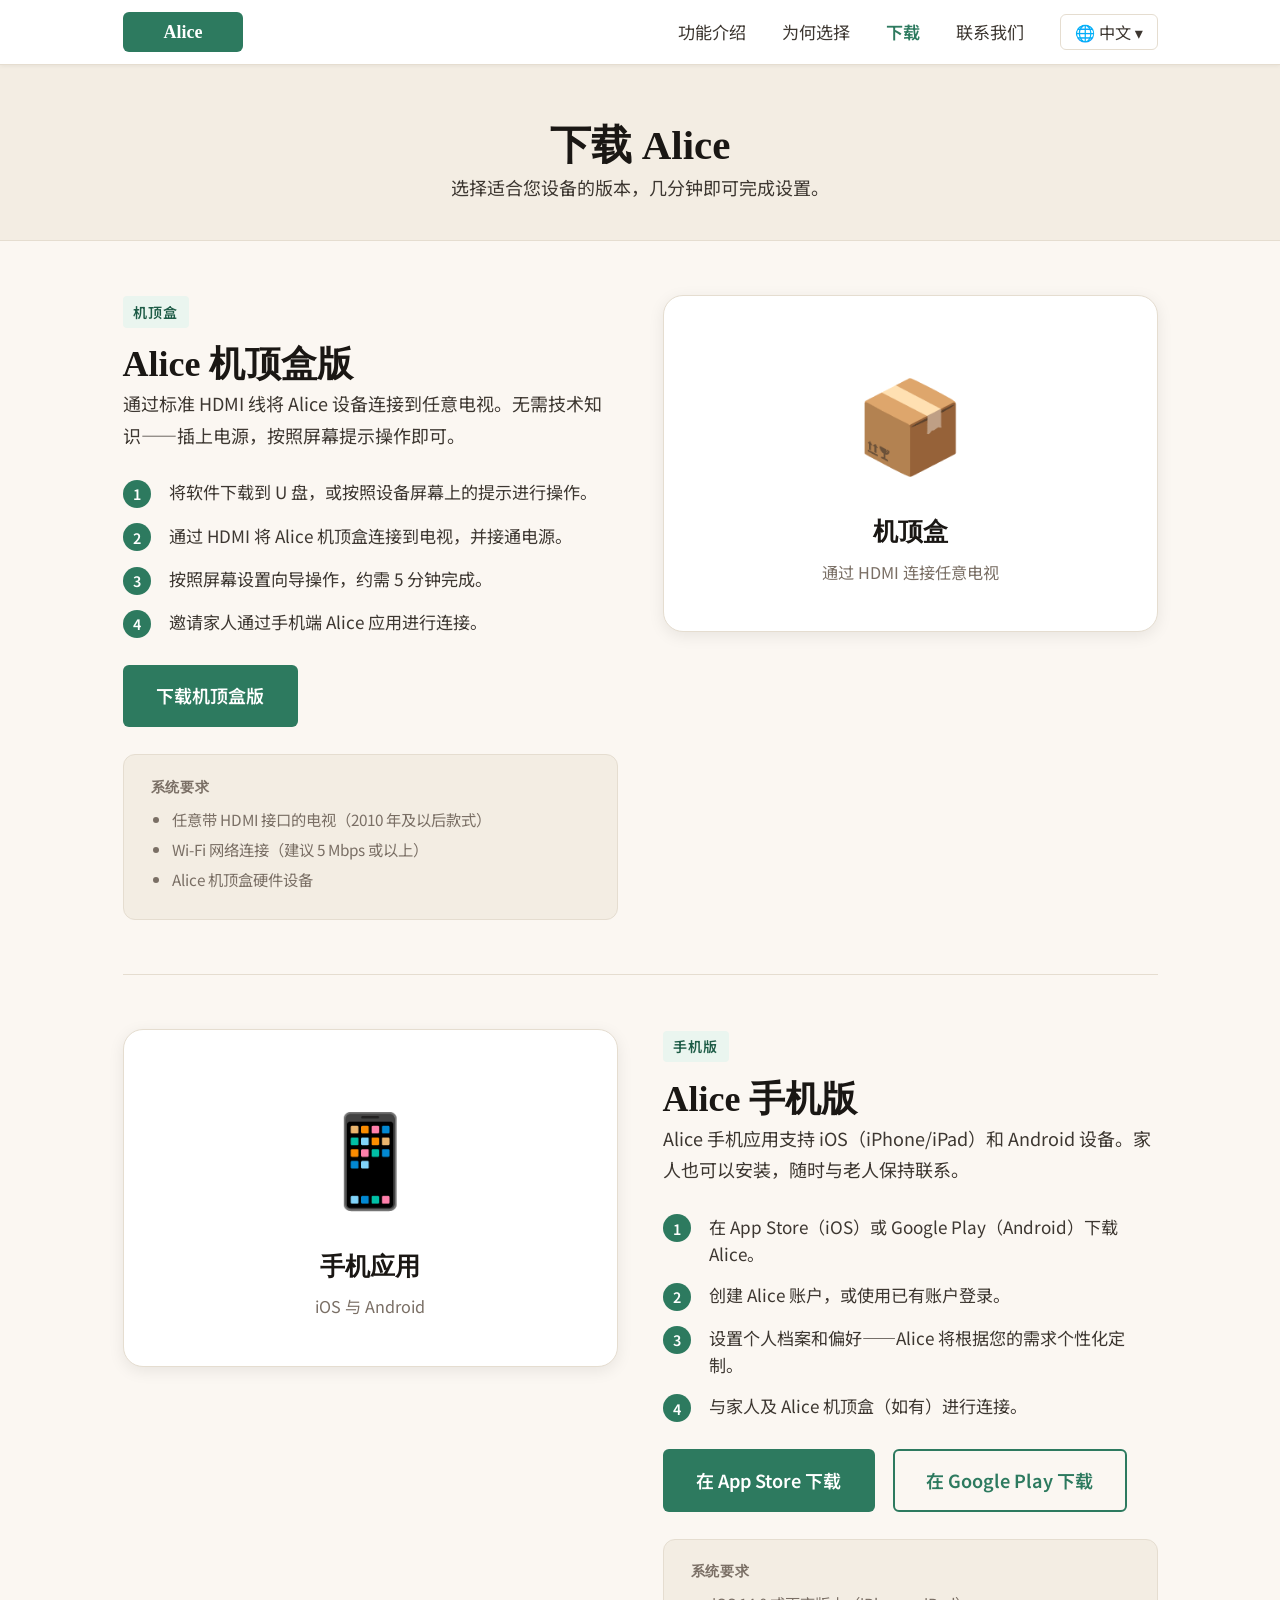
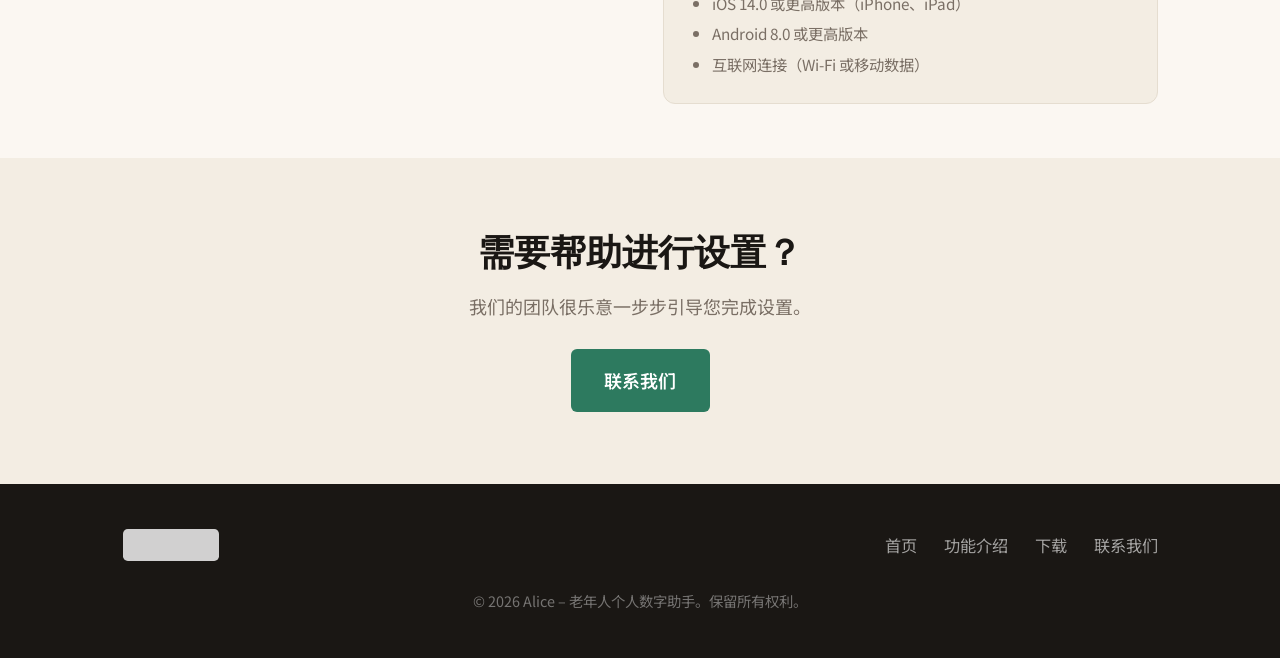
<file: zh/download.html>
<!DOCTYPE html>
<html lang="zh-CN">
<head>
  <meta charset="UTF-8">
  <meta name="viewport" content="width=device-width, initial-scale=1.0">
  <title>下载 Alice</title>
  <link rel="stylesheet" href="../css/style.css">
  <link href="https://fonts.googleapis.com/css2?family=Noto+Serif+SC:wght@400;600&family=Noto+Sans+SC:wght@300;400;600&display=swap" rel="stylesheet">
  <style>
    body { font-family: 'Noto Sans SC', system-ui, sans-serif; }
    h1,h2,h3,h4 { font-family: 'Noto Serif SC', serif; }
    .download-hero { background:var(--cream-dark); padding:3rem 0 2rem; border-bottom:1px solid var(--warm-border); text-align:center; }
    .download-option { display:grid; grid-template-columns:1fr 1fr; gap:2.5rem; align-items:start; padding:3rem 0; border-bottom:1px solid var(--warm-border); }
    .download-option:last-child { border-bottom:none; }
    .download-option--reverse { direction:rtl; }
    .download-option--reverse > * { direction:ltr; }
    .download-option__visual { background:var(--white); border:1px solid var(--warm-border); border-radius:var(--radius-lg); padding:2.5rem; text-align:center; box-shadow:var(--shadow-md); }
    .download-option__visual .big-icon { font-size:5rem; margin-bottom:1rem; }
    .steps-list { margin:1.5rem 0; display:flex; flex-direction:column; gap:0.75rem; }
    .step { display:flex; gap:1rem; align-items:flex-start; }
    .step__num { width:28px; height:28px; min-width:28px; border-radius:50%; background:var(--accent); color:var(--white); display:flex; align-items:center; justify-content:center; font-size:0.8rem; font-weight:600; margin-top:0.1rem; }
    .step__text { font-size:0.95rem; line-height:1.6; }
    .system-req { background:var(--cream-dark); border:1px solid var(--warm-border); border-radius:var(--radius-md); padding:1.25rem 1.5rem; margin-top:1.5rem; }
    .system-req h4 { margin-bottom:0.5rem; font-size:0.8rem; }
    .system-req ul { padding-left:1.2rem; list-style:disc; }
    .system-req ul li { font-size:0.85rem; color:var(--text-muted); margin-bottom:0.2rem; }
    @media (max-width:720px) { .download-option { grid-template-columns:1fr; } .download-option--reverse { direction:ltr; } }
  </style>
</head>
<body>
<nav class="nav">
  <div class="container nav__inner">
    <a href="index.html" class="nav__logo">
      <img src="../assets/images/alice-logo.svg" alt="Alice 标志">
      <span class="nav__logo-text">Alice</span>
    </a>
    <button class="nav__hamburger" aria-label="打开菜单"><span></span><span></span><span></span></button>
    <div class="nav__links">
      <a href="index.html#features">功能介绍</a>
      <a href="index.html#why">为何选择</a>
      <a href="download.html" class="active">下载</a>
      <a href="index.html#contact">联系我们</a>
      <div class="lang-switcher">
        <button class="lang-switcher__btn">🌐 中文 ▾</button>
        <div class="lang-switcher__dropdown">
          <a href="../en/download.html">English</a>
          <a href="../zh/download.html" class="current">中文</a>
          <a href="../ja/download.html">日本語</a>
        </div>
      </div>
    </div>
  </div>
</nav>

<div class="download-hero">
  <div class="container">
    <h1>下载 Alice</h1>
    <p>选择适合您设备的版本，几分钟即可完成设置。</p>
  </div>
</div>

<div class="container">
  <div class="download-option" id="box">
    <div class="download-option__content">
      <span class="label">机顶盒</span>
      <h2 style="margin-top:0.75rem;">Alice 机顶盒版</h2>
      <p>通过标准 HDMI 线将 Alice 设备连接到任意电视。无需技术知识——插上电源，按照屏幕提示操作即可。</p>
      <div class="steps-list">
        <div class="step"><div class="step__num">1</div><div class="step__text">将软件下载到 U 盘，或按照设备屏幕上的提示进行操作。</div></div>
        <div class="step"><div class="step__num">2</div><div class="step__text">通过 HDMI 将 Alice 机顶盒连接到电视，并接通电源。</div></div>
        <div class="step"><div class="step__num">3</div><div class="step__text">按照屏幕设置向导操作，约需 5 分钟完成。</div></div>
        <div class="step"><div class="step__num">4</div><div class="step__text">邀请家人通过手机端 Alice 应用进行连接。</div></div>
      </div>
      <a href="https://alicehometech.com/download-box.html?type=box" class="btn btn--primary">下载机顶盒版</a>
      <div class="system-req">
        <h4>系统要求</h4>
        <ul>
          <li>任意带 HDMI 接口的电视（2010 年及以后款式）</li>
          <li>Wi-Fi 网络连接（建议 5 Mbps 或以上）</li>
          <li>Alice 机顶盒硬件设备</li>
        </ul>
      </div>
    </div>
    <div class="download-option__visual">
      <div class="big-icon">📦</div>
      <h3>机顶盒</h3>
      <p style="color:var(--text-muted); font-size:0.9rem; margin-top:0.5rem;">通过 HDMI 连接任意电视</p>
    </div>
  </div>

  <div class="download-option download-option--reverse" id="mobile">
    <div class="download-option__content">
      <span class="label">手机版</span>
      <h2 style="margin-top:0.75rem;">Alice 手机版</h2>
      <p>Alice 手机应用支持 iOS（iPhone/iPad）和 Android 设备。家人也可以安装，随时与老人保持联系。</p>
      <div class="steps-list">
        <div class="step"><div class="step__num">1</div><div class="step__text">在 App Store（iOS）或 Google Play（Android）下载 Alice。</div></div>
        <div class="step"><div class="step__num">2</div><div class="step__text">创建 Alice 账户，或使用已有账户登录。</div></div>
        <div class="step"><div class="step__num">3</div><div class="step__text">设置个人档案和偏好——Alice 将根据您的需求个性化定制。</div></div>
        <div class="step"><div class="step__num">4</div><div class="step__text">与家人及 Alice 机顶盒（如有）进行连接。</div></div>
      </div>
      <div style="display:flex; gap:1rem; flex-wrap:wrap;">
        <a href="https://alicehometech.com/download-box.html?type=mobile" class="btn btn--primary">在 App Store 下载</a>
        <a href="https://alicehometech.com/download-box.html?type=mobile" class="btn btn--outline">在 Google Play 下载</a>
      </div>
      <div class="system-req">
        <h4>系统要求</h4>
        <ul>
          <li>iOS 14.0 或更高版本（iPhone、iPad）</li>
          <li>Android 8.0 或更高版本</li>
          <li>互联网连接（Wi-Fi 或移动数据）</li>
        </ul>
      </div>
    </div>
    <div class="download-option__visual">
      <div class="big-icon">📱</div>
      <h3>手机应用</h3>
      <p style="color:var(--text-muted); font-size:0.9rem; margin-top:0.5rem;">iOS 与 Android</p>
    </div>
  </div>
</div>

<section class="section section--alt">
  <div class="container text-center">
    <h2>需要帮助进行设置？</h2>
    <p style="color:var(--text-muted); margin:0.75rem auto 1.5rem; max-width:500px;">我们的团队很乐意一步步引导您完成设置。</p>
    <a href="index.html#contact" class="btn btn--primary">联系我们</a>
  </div>
</section>

<footer class="footer">
  <div class="container footer__inner">
    <div class="footer__logo">
      <img src="../assets/images/alice-logo.svg" alt="Alice">
      <span class="footer__logo-text">Alice</span>
    </div>
    <nav class="footer__nav">
      <a href="index.html">首页</a>
      <a href="index.html#features">功能介绍</a>
      <a href="download.html">下载</a>
      <a href="index.html#contact">联系我们</a>
    </nav>
    <p class="footer__copy">© 2026 Alice – 老年人个人数字助手。保留所有权利。</p>
  </div>
</footer>
<script src="../js/nav.js"></script>
</body>
</html>
</file>
<file: css/style.css>
/* =============================================
   Alice HomeTech — Design System
   Warm, grounded, readable. Light background.
   Mobile-first. Supports EN / ZH / JA.
   ============================================= */

/* --- Fonts --- */
@import url('https://fonts.googleapis.com/css2?family=Lora:wght@400;600&family=Source+Sans+3:wght@300;400;600&display=swap');

/* --- Tokens --- */
:root {
  --cream:        #FBF7F2;
  --cream-dark:   #F3EDE3;
  --warm-border:  #E5DDD0;
  --text-primary: #1A1714;
  --text-body:    #3D3731;
  --text-muted:   #7A6F65;
  --accent:       #2D7A5F;
  --accent-dark:  #1E5C47;
  --accent-light: #EAF5EF;
  --alert:        #B85C38;
  --white:        #FFFFFF;

  --font-head: 'Lora', 'Noto Serif SC', 'Noto Serif JP', Georgia, serif;
  --font-body: 'Source Sans 3', 'Noto Sans SC', 'Noto Sans JP', system-ui, sans-serif;

  --radius-sm: 6px;
  --radius-md: 12px;
  --radius-lg: 20px;

  --shadow-sm: 0 1px 4px rgba(0,0,0,0.06);
  --shadow-md: 0 4px 16px rgba(0,0,0,0.08);

  --max-w: 1080px;
  --gap: 1.5rem;
}

/* --- Reset --- */
*, *::before, *::after { box-sizing: border-box; margin: 0; padding: 0; }
html { font-size: 18px; scroll-behavior: smooth; }
body {
  font-family: var(--font-body);
  font-weight: 400;
  color: var(--text-body);
  background: var(--cream);
  line-height: 1.75;
  -webkit-font-smoothing: antialiased;
}
img { display: block; max-width: 100%; height: auto; }
a { color: var(--accent); text-decoration: none; }
a:hover { text-decoration: underline; }
ul { list-style: none; }

/* --- Typography --- */
h1, h2, h3, h4 {
  font-family: var(--font-head);
  color: var(--text-primary);
  line-height: 1.3;
  font-weight: 600;
}
h1 { font-size: clamp(1.7rem, 3.2vw, 2.5rem); }
h2 { font-size: clamp(1.4rem, 3vw, 2rem); }
h3 { font-size: clamp(1.1rem, 2vw, 1.4rem); }
h4 { font-size: 1rem; font-weight: 600; font-family: var(--font-body); text-transform: uppercase; letter-spacing: 0.06em; color: var(--text-muted); }
p { margin-bottom: 1rem; }
p:last-child { margin-bottom: 0; }

/* --- Layout helpers --- */
.container {
  width: 100%;
  max-width: var(--max-w);
  margin: 0 auto;
  padding: 0 1.25rem;
}
.section {
  padding: 4rem 0;
}
.section--alt {
  background: var(--cream-dark);
}
.section--accent {
  background: var(--accent-light);
}

/* --- Buttons --- */
.btn {
  display: inline-block;
  padding: 0.75rem 1.75rem;
  border-radius: var(--radius-sm);
  font-family: var(--font-body);
  font-size: 1rem;
  font-weight: 600;
  cursor: pointer;
  border: 2px solid transparent;
  transition: background 0.2s, color 0.2s, border-color 0.2s;
  text-align: center;
  white-space: nowrap;
}
.btn--primary {
  background: var(--accent);
  color: var(--white);
}
.btn--primary:hover {
  background: var(--accent-dark);
  text-decoration: none;
}
.btn--outline {
  background: transparent;
  color: var(--accent);
  border-color: var(--accent);
}
.btn--outline:hover {
  background: var(--accent);
  color: var(--white);
  text-decoration: none;
}

/* =============================================
   NAVIGATION
   ============================================= */
.nav {
  position: sticky;
  top: 0;
  z-index: 100;
  background: var(--white);
  border-bottom: 1px solid var(--warm-border);
  box-shadow: var(--shadow-sm);
}
.nav__inner {
  display: flex;
  align-items: center;
  justify-content: space-between;
  height: 64px;
  gap: 1rem;
}
.nav__logo {
  display: flex;
  align-items: center;
  gap: 0.5rem;
  text-decoration: none;
}
.nav__logo img {
  height: 40px;
  width: auto;
}
.nav__logo-text {
  display: none;
}
.nav__links {
  display: flex;
  align-items: center;
  gap: 2rem;
}
.nav__links a {
  color: var(--text-body);
  font-weight: 400;
  font-size: 0.95rem;
  transition: color 0.15s;
}
.nav__links a:hover { color: var(--accent); text-decoration: none; }
.nav__links a.active { color: var(--accent); font-weight: 600; }

/* Language switcher */
.lang-switcher {
  position: relative;
}
.lang-switcher__btn {
  background: none;
  border: 1px solid var(--warm-border);
  border-radius: var(--radius-sm);
  padding: 0.3rem 0.75rem;
  font-family: var(--font-body);
  font-size: 0.9rem;
  color: var(--text-body);
  cursor: pointer;
  display: flex;
  align-items: center;
  gap: 0.4rem;
}
.lang-switcher__btn:hover { border-color: var(--accent); }
.lang-switcher__dropdown {
  display: none;
  position: absolute;
  right: 0;
  top: calc(100% + 4px);
  background: var(--white);
  border: 1px solid var(--warm-border);
  border-radius: var(--radius-sm);
  box-shadow: var(--shadow-md);
  min-width: 120px;
  overflow: hidden;
}
.lang-switcher__dropdown a {
  display: block;
  padding: 0.6rem 1rem;
  color: var(--text-body);
  font-size: 0.9rem;
}
.lang-switcher__dropdown a:hover { background: var(--accent-light); text-decoration: none; }
.lang-switcher__dropdown a.current { color: var(--accent); font-weight: 600; }
.lang-switcher.open .lang-switcher__dropdown { display: block; }

/* Hamburger (mobile) */
.nav__hamburger {
  display: none;
  flex-direction: column;
  gap: 5px;
  background: none;
  border: none;
  cursor: pointer;
  padding: 4px;
}
.nav__hamburger span {
  display: block;
  width: 24px;
  height: 2px;
  background: var(--text-primary);
  border-radius: 2px;
  transition: transform 0.25s, opacity 0.25s;
}
.nav__hamburger.open span:nth-child(1) { transform: translateY(7px) rotate(45deg); }
.nav__hamburger.open span:nth-child(2) { opacity: 0; }
.nav__hamburger.open span:nth-child(3) { transform: translateY(-7px) rotate(-45deg); }

/* Mobile nav */
@media (max-width: 720px) {
  .nav__hamburger { display: flex; }
  .nav__links {
    display: none;
    position: absolute;
    top: 64px;
    left: 0; right: 0;
    background: var(--white);
    flex-direction: column;
    align-items: flex-start;
    gap: 0;
    border-bottom: 1px solid var(--warm-border);
    box-shadow: var(--shadow-md);
  }
  .nav__links.open { display: flex; }
  .nav__links a {
    width: 100%;
    padding: 1rem 1.25rem;
    border-bottom: 1px solid var(--warm-border);
  }
  .lang-switcher { padding: 1rem 1.25rem; width: 100%; }
}

/* =============================================
   HERO
   ============================================= */
.hero {
  background: var(--cream-dark);
  padding: 4rem 0 3rem;
  border-bottom: 1px solid var(--warm-border);
}
.hero__inner {
  display: grid;
  grid-template-columns: 55% 45%;
  gap: 2.5rem;
  align-items: center;
}
.hero__tagline {
  font-size: 0.85rem;
  font-weight: 600;
  text-transform: uppercase;
  letter-spacing: 0.1em;
  color: var(--accent);
  margin-bottom: 0.75rem;
}
.hero__title {
  margin-bottom: 1.25rem;
}
.hero__subtitle {
  font-size: 1.1rem;
  color: var(--text-body);
  margin-bottom: 2rem;
  line-height: 1.8;
}
.hero__ctas {
  display: flex;
  gap: 1rem;
  flex-wrap: wrap;
}
.hero__image {
  border-radius: var(--radius-lg);
  overflow: hidden;
  box-shadow: var(--shadow-md);
}
.hero__image img {
  width: 100%;
  height: 360px;
  object-fit: cover;
}

@media (max-width: 720px) {
  .hero__inner { grid-template-columns: 1fr; }
  .hero__image { order: -1; }
  .hero__image img { height: 220px; }
}

/* =============================================
   FEATURES LIST
   ============================================= */
.features-list {
  display: grid;
  grid-template-columns: repeat(auto-fit, minmax(280px, 1fr));
  gap: var(--gap);
  margin-top: 2.5rem;
}
.feature-card {
  background: var(--white);
  border: 1px solid var(--warm-border);
  border-radius: var(--radius-md);
  padding: 1.5rem;
  box-shadow: var(--shadow-sm);
}
.feature-card__icon {
  width: 44px;
  height: 44px;
  background: var(--accent-light);
  border-radius: var(--radius-sm);
  display: flex;
  align-items: center;
  justify-content: center;
  margin-bottom: 1rem;
  font-size: 1.3rem;
}
.feature-card h3 {
  font-size: 1.05rem;
  margin-bottom: 0.4rem;
}
.feature-card p {
  font-size: 0.9rem;
  color: var(--text-muted);
  line-height: 1.6;
}

/* =============================================
   PROBLEM SECTION (cards in a row)
   ============================================= */
.problem-grid {
  display: grid;
  grid-template-columns: repeat(auto-fit, minmax(220px, 1fr));
  gap: var(--gap);
  margin-top: 2rem;
}
.problem-card {
  border-radius: var(--radius-md);
  overflow: hidden;
  box-shadow: var(--shadow-sm);
  background: var(--white);
  border: 1px solid var(--warm-border);
}
.problem-card img {
  width: 100%;
  height: 160px;
  object-fit: cover;
}
.problem-card__body {
  padding: 1rem 1.1rem;
}
.problem-card__body h3 {
  font-size: 1rem;
  margin-bottom: 0.3rem;
}
.problem-card__body p {
  font-size: 0.85rem;
  color: var(--text-muted);
}

/* =============================================
   CHALLENGES LIST
   ============================================= */
.challenges-list {
  display: grid;
  grid-template-columns: repeat(auto-fit, minmax(260px, 1fr));
  gap: 0.6rem;
  margin-top: 1.5rem;
}
.challenges-list li {
  display: flex;
  align-items: flex-start;
  gap: 0.6rem;
  font-size: 0.95rem;
  color: var(--text-body);
  padding: 0.5rem 0;
}
.challenges-list li::before {
  content: '';
  display: inline-block;
  width: 8px;
  height: 8px;
  min-width: 8px;
  border-radius: 50%;
  background: var(--accent);
  margin-top: 0.55rem;
}

/* =============================================
   SOLUTION SHOWCASE
   ============================================= */
.solution-grid {
  display: grid;
  grid-template-columns: repeat(3, 1fr);
  gap: var(--gap);
  margin-top: 2rem;
}
.solution-item {
  display: flex;
  flex-direction: column;
  background: var(--white);
  border: 1px solid var(--warm-border);
  border-radius: var(--radius-md);
  box-shadow: var(--shadow-sm);
  overflow: hidden;
}
.solution-item img {
  width: 100%;
  height: 220px;
  object-fit: cover;
  flex-shrink: 0;
}
.solution-item__text {
  padding: 1rem 1.25rem 1.25rem;
}
.solution-item__text h3 {
  font-size: 1rem;
  margin-bottom: 0.35rem;
}
.solution-item__text p {
  font-size: 0.88rem;
  color: var(--text-muted);
  margin: 0;
}
@media (max-width: 720px) {
  .solution-grid { grid-template-columns: repeat(2, 1fr); }
}
@media (max-width: 480px) {
  .solution-grid { grid-template-columns: 1fr; }
}

/* =============================================
   DOWNLOAD SECTION
   ============================================= */
.download-cards {
  display: grid;
  grid-template-columns: repeat(auto-fit, minmax(260px, 1fr));
  gap: var(--gap);
  margin-top: 2rem;
}
.download-card {
  background: var(--white);
  border: 1px solid var(--warm-border);
  border-radius: var(--radius-md);
  padding: 2rem 1.5rem;
  text-align: center;
  box-shadow: var(--shadow-sm);
}
.download-card__icon {
  font-size: 2.5rem;
  margin-bottom: 1rem;
}
.download-card h3 {
  margin-bottom: 0.4rem;
}
.download-card p {
  color: var(--text-muted);
  font-size: 0.9rem;
  margin-bottom: 1.25rem;
}

/* =============================================
   CONTACT SECTION
   ============================================= */
.contact-inner {
  display: grid;
  grid-template-columns: 1fr 1fr;
  gap: 3rem;
  align-items: start;
}
.contact-form {
  display: flex;
  flex-direction: column;
  gap: 1rem;
}
.form-group {
  display: flex;
  flex-direction: column;
  gap: 0.3rem;
}
.form-group label {
  font-size: 0.85rem;
  font-weight: 600;
  color: var(--text-primary);
}
.form-group input,
.form-group textarea {
  padding: 0.7rem 0.9rem;
  border: 1px solid var(--warm-border);
  border-radius: var(--radius-sm);
  font-family: var(--font-body);
  font-size: 1rem;
  background: var(--white);
  color: var(--text-body);
  transition: border-color 0.2s;
}
.form-group input:focus,
.form-group textarea:focus {
  outline: none;
  border-color: var(--accent);
  box-shadow: 0 0 0 3px rgba(45,122,95,0.1);
}
.form-group textarea { resize: vertical; min-height: 120px; }
.contact-image {
  border-radius: var(--radius-lg);
  overflow: hidden;
  box-shadow: var(--shadow-md);
}
.contact-image img {
  width: 100%;
  height: 360px;
  object-fit: cover;
}

@media (max-width: 720px) {
  .contact-inner { grid-template-columns: 1fr; }
  .contact-image { display: none; }
}

/* =============================================
   FOOTER
   ============================================= */
.footer {
  background: var(--text-primary);
  color: rgba(255,255,255,0.7);
  padding: 2.5rem 0;
}
.footer__inner {
  display: flex;
  justify-content: space-between;
  align-items: center;
  flex-wrap: wrap;
  gap: 1rem;
}
.footer__logo {
  display: flex;
  align-items: center;
  gap: 0.5rem;
}
.footer__logo img { height: 32px; filter: brightness(0) invert(1); opacity: 0.8; }
.footer__logo-text { display: none; }
.footer__nav {
  display: flex;
  gap: 1.5rem;
  flex-wrap: wrap;
}
.footer__nav a {
  color: rgba(255,255,255,0.6);
  font-size: 0.9rem;
  transition: color 0.15s;
}
.footer__nav a:hover { color: var(--white); text-decoration: none; }
.footer__copy {
  font-size: 0.8rem;
  color: rgba(255,255,255,0.4);
  width: 100%;
  text-align: center;
  margin-top: 0.5rem;
}

/* =============================================
   SECTION HEADER utility
   ============================================= */
.section-header {
  max-width: 680px;
  margin-bottom: 2.5rem;
}
.section-header h2 {
  margin-bottom: 0.75rem;
}
.section-header p {
  color: var(--text-muted);
  font-size: 1rem;
}

/* =============================================
   QUOTE/CALLOUT
   ============================================= */
.callout {
  background: var(--accent-light);
  border-left: 4px solid var(--accent);
  border-radius: 0 var(--radius-sm) var(--radius-sm) 0;
  padding: 1.25rem 1.5rem;
  margin: 2rem 0;
}
.callout p {
  color: var(--text-primary);
  font-style: italic;
  font-size: 1.05rem;
  margin: 0;
}
.callout cite {
  display: block;
  margin-top: 0.5rem;
  font-size: 0.85rem;
  color: var(--text-muted);
  font-style: normal;
  font-weight: 600;
}

/* Surgeon General callout with photo */
.surgeon-callout {
  display: grid;
  grid-template-columns: 180px 1fr;
  gap: 2rem;
  align-items: center;
  background: var(--accent-light);
  border-left: 4px solid var(--accent);
  border-radius: 0 var(--radius-md) var(--radius-md) 0;
  padding: 1.5rem;
  margin: 2rem 0;
}
.surgeon-callout img {
  width: 180px;
  height: 180px;
  object-fit: cover;
  border-radius: var(--radius-sm);
}
.surgeon-callout blockquote p {
  color: var(--text-primary);
  font-style: italic;
  font-size: 1.1rem;
  margin-bottom: 0.75rem;
}
.surgeon-callout cite {
  display: block;
  font-size: 0.88rem;
  color: var(--text-muted);
  font-style: normal;
  font-weight: 600;
}
@media (max-width: 600px) {
  .surgeon-callout { grid-template-columns: 1fr; }
  .surgeon-callout img { width: 100%; height: 200px; }
}

/* =============================================
   STAT STRIP
   ============================================= */
.stat-strip {
  display: flex;
  gap: 2rem;
  flex-wrap: wrap;
  margin-top: 2rem;
}
.stat-item {
  flex: 1;
  min-width: 140px;
  text-align: center;
  padding: 1.25rem;
  background: var(--white);
  border: 1px solid var(--warm-border);
  border-radius: var(--radius-md);
  box-shadow: var(--shadow-sm);
}
.stat-item__number {
  font-family: var(--font-head);
  font-size: 2rem;
  color: var(--accent);
  font-weight: 600;
  line-height: 1;
  margin-bottom: 0.3rem;
}
.stat-item__label {
  font-size: 0.85rem;
  color: var(--text-muted);
}

/* =============================================
   UTILITY
   ============================================= */
.text-center { text-align: center; }
.mt-1 { margin-top: 1rem; }
.mt-2 { margin-top: 2rem; }
.mb-1 { margin-bottom: 1rem; }
.mb-2 { margin-bottom: 2rem; }
.label {
  display: inline-block;
  padding: 0.2rem 0.6rem;
  background: var(--accent-light);
  color: var(--accent-dark);
  border-radius: 4px;
  font-size: 0.78rem;
  font-weight: 600;
  text-transform: uppercase;
  letter-spacing: 0.06em;
}

/* =============================================
   RESPONSIVE HELPERS
   ============================================= */
@media (max-width: 480px) {
  html { font-size: 16px; }
  .section { padding: 2.5rem 0; }
  .stat-strip { gap: 0.75rem; }
  .stat-item__number { font-size: 1.5rem; }
  .hero__ctas { flex-direction: column; }
  .btn { width: 100%; }
}
</file>
